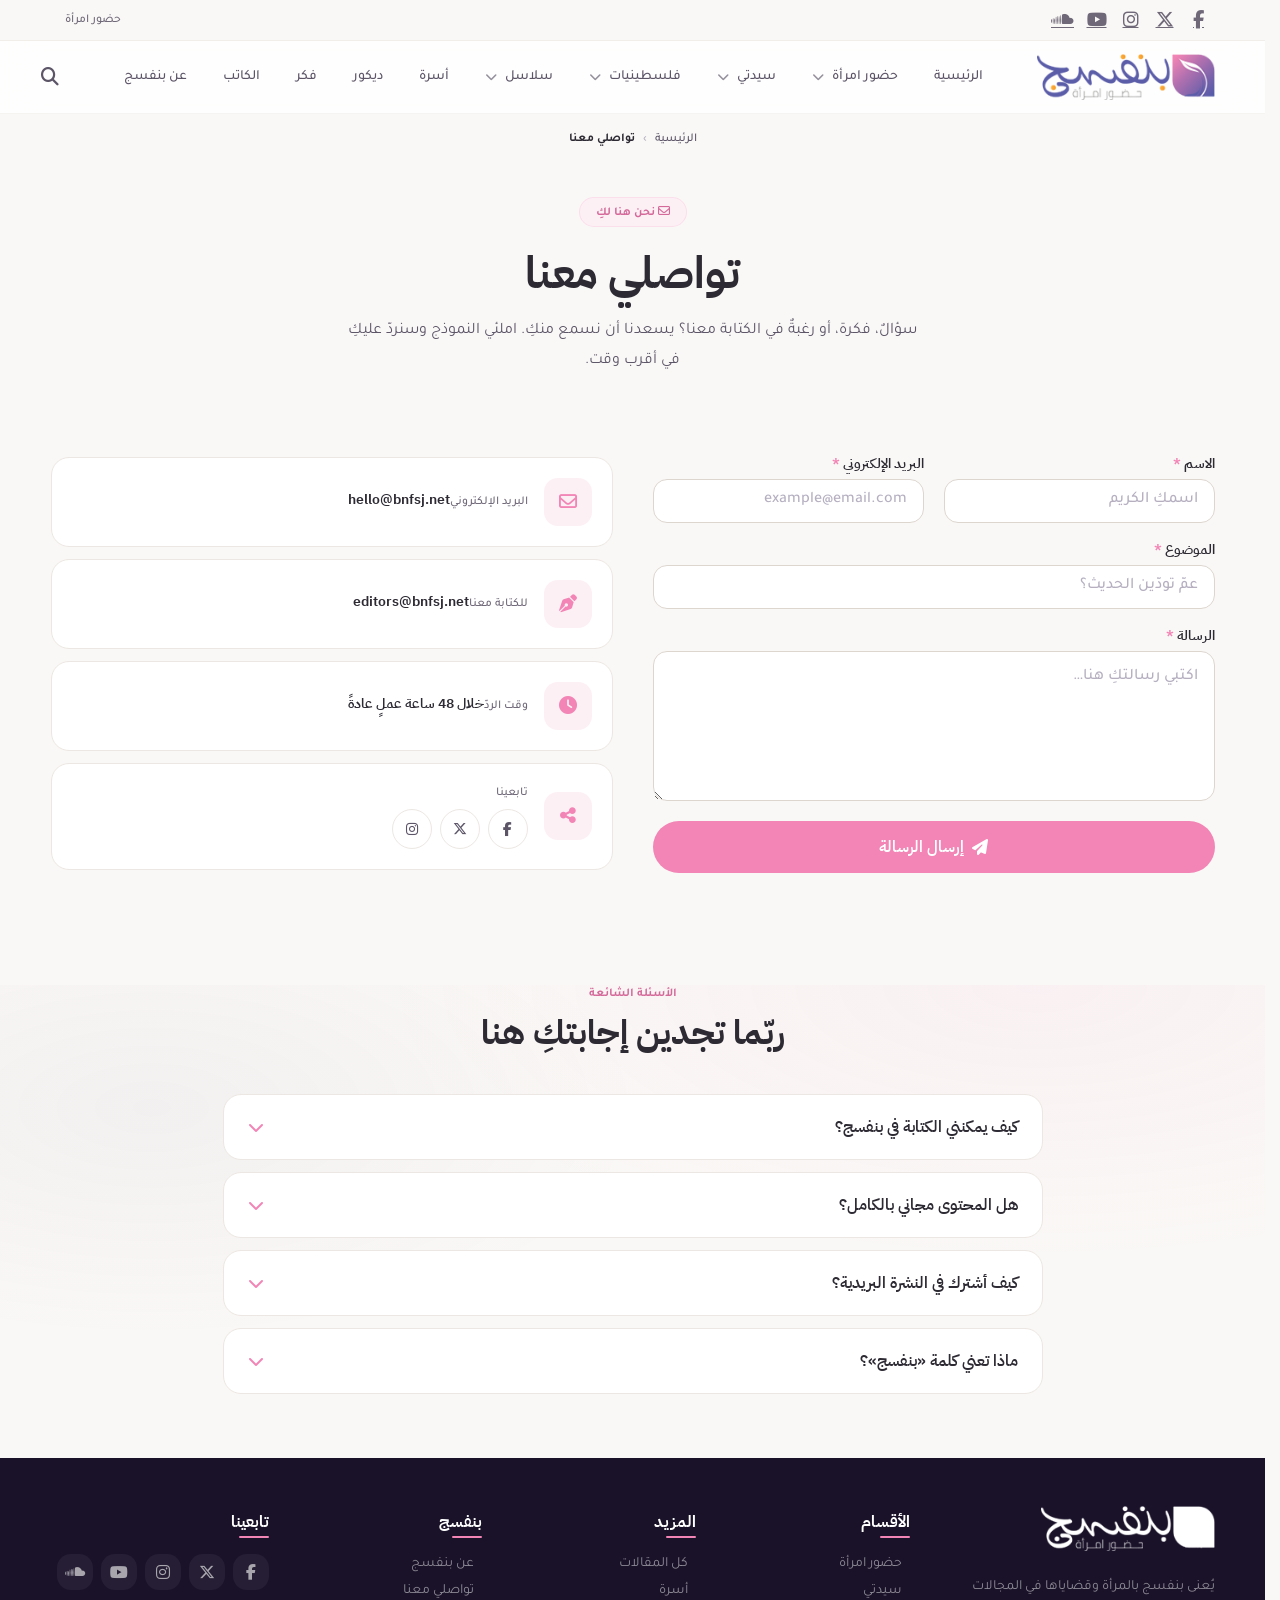
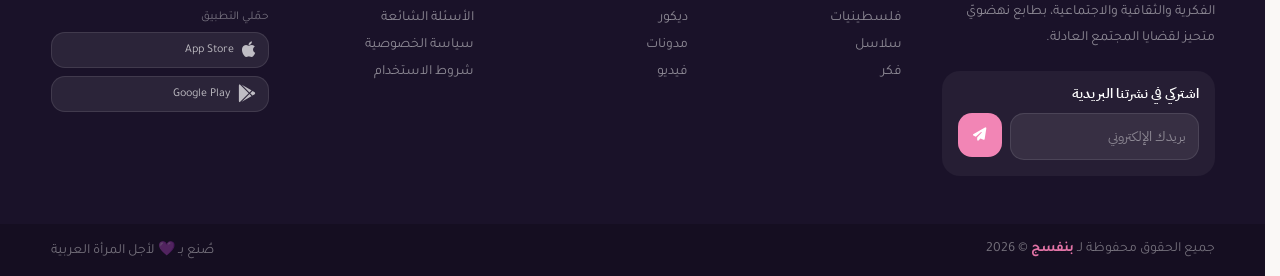
<file: contact-us.html>
<!DOCTYPE html>
<html lang="ar" dir="rtl">

  <head>
    <meta charset="UTF-8">
    <meta name="viewport" content="width=device-width, initial-scale=1, shrink-to-fit=no">
    <title>تواصلي معنا | بنفسج</title>
    <meta name="description" content="تواصلي مع فريق بنفسج: للأسئلة والاقتراحات والكتابة معنا.">
    <meta name="author" content="بنفسج">
    <meta name="copyright" content="جميع الحقوق محفوظة لبنفسج © 2026">
    <link rel="shortcut icon" href="images/logo.png" type="image/png">
    <link rel="icon" href="images/logo.png" type="image/png">
    <link rel="stylesheet" href="https://cdnjs.cloudflare.com/ajax/libs/font-awesome/6.5.1/css/all.min.css">
    <link rel="stylesheet" href="https://cdn.jsdelivr.net/npm/swiper@11/swiper-bundle.min.css">
    <link rel="stylesheet" href="css/main.css">
    <link rel="stylesheet" href="css/pages.css">
  </head>

  <body>
    <!-- ====== Topbar ====== -->
    <div class="site-topbar">
      <div class="container site-topbar__inner">
        <div class="site-topbar__social" aria-label="روابط اجتماعية">
          <a class="icon-btn" href="#" aria-label="Facebook"><i class="fa-brands fa-facebook-f" aria-hidden="true"></i></a>
          <a class="icon-btn" href="#" aria-label="Twitter / X"><i class="fa-brands fa-x-twitter" aria-hidden="true"></i></a>
          <a class="icon-btn" href="#" aria-label="Instagram"><i class="fa-brands fa-instagram" aria-hidden="true"></i></a>
          <a class="icon-btn" href="#" aria-label="YouTube"><i class="fa-brands fa-youtube" aria-hidden="true"></i></a>
          <a class="icon-btn" href="#" aria-label="SoundCloud"><i class="fa-brands fa-soundcloud" aria-hidden="true"></i></a>
        </div>
        <div class="site-topbar__meta"><span class="topbar-chip">حضور امرأة</span></div>
      </div>
    </div>

    <!-- ====== Header ====== -->
    <header class="site-header" data-header>
      <div class="container site-header__inner">
        <a class="site-brand" href="index.html" aria-label="بنفسج - الرئيسية">
          <img src="images/logo.png" alt="بنفسج" class="site-brand__logo">
        </a>
        <nav class="site-nav" aria-label="التنقل الرئيسي" data-nav>
          <ul class="site-nav__list">
            <li class="site-nav__item"><a class="site-nav__link" href="index.html">الرئيسية</a></li>
            <li class="site-nav__item has-subnav">
              <button class="site-nav__link site-nav__toggle" type="button" aria-expanded="false" aria-controls="nav-sub-2">
                حضور امرأة
                <i class="fa-solid fa-chevron-down site-nav__chev" aria-hidden="true"></i>
              </button>
              <ul class="subnav" id="nav-sub-2" aria-label="حضور امرأة">
                <li><a class="subnav__link" href="articles.html">حوارات</a></li>
              </ul>
            </li>
            <li class="site-nav__item has-subnav">
              <button class="site-nav__link site-nav__toggle" type="button" aria-expanded="false" aria-controls="nav-sub-3">
                سيدتي
                <i class="fa-solid fa-chevron-down site-nav__chev" aria-hidden="true"></i>
              </button>
              <ul class="subnav" id="nav-sub-3" aria-label="سيدتي">
                <li><a class="subnav__link" href="articles.html?cat=saha">صحة المرأة</a></li>
                <li><a class="subnav__link" href="articles.html?cat=lifestyle">لكِ</a></li>
              </ul>
            </li>
            <li class="site-nav__item has-subnav">
              <button class="site-nav__link site-nav__toggle" type="button" aria-expanded="false" aria-controls="nav-sub-4">
                فلسطينيات
                <i class="fa-solid fa-chevron-down site-nav__chev" aria-hidden="true"></i>
              </button>
              <ul class="subnav" id="nav-sub-4" aria-label="فلسطينيات">
                <li><a class="subnav__link" href="articles.html">مجتمع</a></li>
                <li><a class="subnav__link" href="articles.html">ذاكرة</a></li>
              </ul>
            </li>
            <li class="site-nav__item has-subnav">
              <button class="site-nav__link site-nav__toggle" type="button" aria-expanded="false" aria-controls="nav-sub-5">
                سلاسل
                <i class="fa-solid fa-chevron-down site-nav__chev" aria-hidden="true"></i>
              </button>
              <ul class="subnav" id="nav-sub-5" aria-label="سلاسل">
                <li><a class="subnav__link" href="articles.html">هُنّ في عيوننا</a></li>
                <li><a class="subnav__link" href="articles.html">سلسلة تعليم المقهورين</a></li>
                <li><a class="subnav__link" href="articles.html">نَفَس</a></li>
              </ul>
            </li>
            <li class="site-nav__item"><a class="site-nav__link" href="category.html">أسرة</a></li>
            <li class="site-nav__item"><a class="site-nav__link" href="articles.html?cat=decor">ديكور</a></li>
            <li class="site-nav__item"><a class="site-nav__link" href="articles.html?cat=fikr">فكر</a></li>
            <li class="site-nav__item"><a class="site-nav__link" href="author.html">الكاتب</a></li>
            <li class="site-nav__item"><a class="site-nav__link" href="about.html">عن بنفسج</a></li>
          </ul>
        </nav>
        <div class="site-actions">
          <button class="icon-btn" type="button" aria-label="بحث" data-search-open>
            <i class="fa-solid fa-magnifying-glass" aria-hidden="true"></i>
          </button>
          <button class="menu-btn" type="button" aria-label="فتح القائمة" aria-expanded="false" aria-controls="mobile-drawer" data-menu-open>
            <span class="menu-btn__lines" aria-hidden="true"></span>
          </button>
        </div>
      </div>
    </header>

    <!-- ====== Drawer ====== -->
    <div class="drawer" id="mobile-drawer" aria-hidden="true" data-drawer>
      <div class="drawer__backdrop" data-menu-close></div>
      <aside class="drawer__panel" role="dialog" aria-label="قائمة الهاتف" aria-modal="true">
        <div class="drawer__header">
          <span class="drawer__title">القائمة</span>
          <button class="icon-btn" type="button" aria-label="إغلاق" data-menu-close><i class="fa-solid fa-xmark" aria-hidden="true"></i></button>
        </div>
        <nav class="drawer__nav" aria-label="التنقل على الهاتف">
          <a class="drawer__link" href="index.html">الرئيسية</a>
          <details class="drawer__group">
            <summary class="drawer__summary">حضور امرأة</summary>
            <a class="drawer__sublink" href="articles.html">حوارات</a>
          </details>
          <details class="drawer__group">
            <summary class="drawer__summary">سيدتي</summary>
            <a class="drawer__sublink" href="articles.html?cat=saha">صحة المرأة</a>
            <a class="drawer__sublink" href="articles.html?cat=lifestyle">لكِ</a>
          </details>
          <details class="drawer__group">
            <summary class="drawer__summary">فلسطينيات</summary>
            <a class="drawer__sublink" href="articles.html">مجتمع</a>
            <a class="drawer__sublink" href="articles.html">ذاكرة</a>
          </details>
          <details class="drawer__group">
            <summary class="drawer__summary">سلاسل</summary>
            <a class="drawer__sublink" href="articles.html">هُنّ في عيوننا</a>
            <a class="drawer__sublink" href="articles.html">سلسلة تعليم المقهورين</a>
            <a class="drawer__sublink" href="articles.html">نَفَس</a>
          </details>
          <a class="drawer__link" href="category.html">أسرة</a>
          <a class="drawer__link" href="articles.html?cat=decor">ديكور</a>
          <a class="drawer__link" href="articles.html?cat=fikr">فكر</a>
          <a class="drawer__link" href="author.html">الكاتب</a>
          <a class="drawer__link" href="about.html">عن بنفسج</a>
        </nav>
      </aside>
    </div>

    <!-- ====== Search ====== -->
    <div class="search" aria-hidden="true" data-search>
      <div class="search__backdrop" data-search-close></div>
      <div class="search__panel" role="dialog" aria-label="البحث" aria-modal="true">
        <button class="search__close icon-btn" type="button" aria-label="إغلاق" data-search-close><i class="fa-solid fa-xmark" aria-hidden="true"></i></button>
        <form class="search__row" action="search-results.html" method="get">
          <input class="search__input" type="search" name="q" placeholder="ابحثي عن مقال أو كاتب…" aria-label="بحث">
          <button class="btn btn--primary" type="submit">بحث</button>
        </form>
      </div>
    </div>

    <main id="main">
      <div class="container">
        <nav class="breadcrumb page-hero__breadcrumb" aria-label="مسار التصفّح">
          <a href="index.html">الرئيسية</a>
          <span class="breadcrumb__sep">›</span>
          <span class="breadcrumb__current">تواصلي معنا</span>
        </nav>
        <header class="page-hero">
          <span class="page-hero__kicker"><i class="fa-regular fa-envelope" aria-hidden="true"></i> نحن هنا لكِ</span>
          <h1 class="page-hero__title">تواصلي معنا</h1>
          <p class="page-hero__lead">سؤالٌ، فكرة، أو رغبةٌ في الكتابة معنا؟ يسعدنا أن نسمع منكِ. املئي النموذج وسنردّ عليكِ في أقرب وقت.</p>
        </header>
      </div>

      <section class="container page--tight">
        <div class="split" style="align-items:start;gap:var(--space-10)">
          <div>
            <form class="form" data-contact-form novalidate>
              <div class="field--row">
                <div class="field">
                  <label class="field__label" for="cf-name">الاسم <span class="req">*</span></label>
                  <input class="input" id="cf-name" name="name" type="text" placeholder="اسمكِ الكريم" required>
                </div>
                <div class="field">
                  <label class="field__label" for="cf-email">البريد الإلكتروني <span class="req">*</span></label>
                  <input class="input" id="cf-email" name="email" type="email" placeholder="example@email.com" required>
                </div>
              </div>
              <div class="field">
                <label class="field__label" for="cf-subject">الموضوع <span class="req">*</span></label>
                <input class="input" id="cf-subject" name="subject" type="text" placeholder="عمّ تودّين الحديث؟" required>
              </div>
              <div class="field">
                <label class="field__label" for="cf-message">الرسالة <span class="req">*</span></label>
                <textarea class="textarea" id="cf-message" name="message" placeholder="اكتبي رسالتكِ هنا…" required></textarea>
              </div>
              <div class="form__success" data-form-success>
                <i class="fa-solid fa-circle-check" aria-hidden="true"></i>
                <span>شكرًا لكِ! وصلتنا رسالتكِ بنجاح، وسيتواصل معكِ فريق بنفسج قريبًا.</span>
              </div>
              <button class="btn btn--primary btn--lg" type="submit"><i class="fa-solid fa-paper-plane" aria-hidden="true"></i> إرسال الرسالة</button>
            </form>
          </div>

          <aside style="display:flex;flex-direction:column;gap:var(--space-3)">
            <a class="info-card" href="mailto:hello@bnfsj.net">
              <span class="info-card__icon"><i class="fa-regular fa-envelope" aria-hidden="true"></i></span>
              <span><span class="info-card__label">البريد الإلكتروني</span><span class="info-card__value">hello@bnfsj.net</span></span>
            </a>
            <a class="info-card" href="contact-us.html">
              <span class="info-card__icon"><i class="fa-solid fa-pen-nib" aria-hidden="true"></i></span>
              <span><span class="info-card__label">للكتابة معنا</span><span class="info-card__value">editors@bnfsj.net</span></span>
            </a>
            <div class="info-card" style="cursor:default">
              <span class="info-card__icon"><i class="fa-solid fa-clock" aria-hidden="true"></i></span>
              <span><span class="info-card__label">وقت الردّ</span><span class="info-card__value">خلال 48 ساعة عملٍ عادةً</span></span>
            </div>
            <div class="info-card" style="cursor:default">
              <span class="info-card__icon"><i class="fa-solid fa-share-nodes" aria-hidden="true"></i></span>
              <span style="flex:1">
                <span class="info-card__label">تابعينا</span>
                <span class="profile__social" style="margin-top:6px">
                  <a class="share__btn share__btn--fb" href="#" aria-label="فيسبوك"><i class="fa-brands fa-facebook-f"></i></a>
                  <a class="share__btn share__btn--x" href="#" aria-label="إكس"><i class="fa-brands fa-x-twitter"></i></a>
                  <a class="share__btn" href="#" aria-label="إنستغرام"><i class="fa-brands fa-instagram"></i></a>
                </span>
              </span>
            </div>
          </aside>
        </div>
      </section>

      <section class="soft-bg">
        <div class="container block">
          <div class="block__head">
            <span class="section-eyebrow">الأسئلة الشائعة</span>
            <h2 class="section-title">ربّما تجدين إجابتكِ هنا</h2>
          </div>
        <div class="faq">
          <details class="faq__item">
            <summary class="faq__q">كيف يمكنني الكتابة في بنفسج؟ <i class="fa-solid fa-chevron-down" aria-hidden="true"></i></summary>
            <p class="faq__a">يسعدنا انضمام أصواتٍ جديدة. أرسلي لنا نبذةً عنكِ ونموذجًا من كتابتكِ عبر صفحة «تواصلي معنا»، وسيتواصل فريق التحرير معكِ خلال أيام.</p>
          </details>
          <details class="faq__item">
            <summary class="faq__q">هل المحتوى مجاني بالكامل؟ <i class="fa-solid fa-chevron-down" aria-hidden="true"></i></summary>
            <p class="faq__a">نعم، كل مقالات بنفسج متاحةٌ مجانًا. نؤمن أن المعرفة التي تخصّ المرأة يجب أن تصل إلى كل بيت دون حواجز.</p>
          </details>
          <details class="faq__item">
            <summary class="faq__q">كيف أشترك في النشرة البريدية؟ <i class="fa-solid fa-chevron-down" aria-hidden="true"></i></summary>
            <p class="faq__a">أدخلي بريدكِ الإلكتروني في حقل النشرة أسفل أي صفحة، وستصلكِ مختاراتُ الأسبوع من المقالات والقصص الملهمة.</p>
          </details>
          <details class="faq__item">
            <summary class="faq__q">ماذا تعني كلمة «بنفسج»؟ <i class="fa-solid fa-chevron-down" aria-hidden="true"></i></summary>
            <p class="faq__a">بنفسج تعريفٌ يجمع بين «الحضور» و«المرأة»؛ فهو حضورٌ تختاره المرأة في وعيها وصوتها وكلمتها، لا حضورًا يُفرَض عليها.</p>
          </details>
        </div>
        </div>
      </section>
    </main>

    <!-- ====== Footer ====== -->
    <footer class="footer-pro">
      <div class="footer-pro__main">
        <div class="sec__container">
          <div class="footer-pro__grid">
            <div class="footer-pro__brand">
              <a href="index.html" class="footer-pro__logo"><img src="images/logo.png" alt="بنفسج" /></a>
              <p class="footer-pro__desc">يُعنى بنفسج بالمرأة وقضاياها في المجالات الفكرية والثقافية والاجتماعية، بطابع نهضويّ متحيز لقضايا المجتمع العادلة.</p>
              <div class="footer-pro__newsletter">
                <h4 class="footer-pro__newsletter-title">اشتركي في نشرتنا البريدية</h4>
                <form class="footer-pro__form">
                  <input type="email" placeholder="بريدك الإلكتروني" class="footer-pro__input" aria-label="بريدك الإلكتروني" />
                  <button type="submit" class="footer-pro__submit" aria-label="اشتراك في النشرة"><i class="fa-solid fa-paper-plane"></i></button>
                </form>
              </div>
            </div>
            <div class="footer-pro__links">
              <h4 class="footer-pro__title">الأقسام</h4>
              <ul class="footer-pro__list">
                <li><a href="articles.html">حضور امرأة</a></li>
                <li><a href="articles.html">سيدتي</a></li>
                <li><a href="articles.html">فلسطينيات</a></li>
                <li><a href="articles.html">سلاسل</a></li>
                <li><a href="articles.html?cat=fikr">فكر</a></li>
              </ul>
            </div>
            <div class="footer-pro__links">
              <h4 class="footer-pro__title">المزيد</h4>
              <ul class="footer-pro__list">
                <li><a href="articles.html">كل المقالات</a></li>
                <li><a href="category.html">أسرة</a></li>
                <li><a href="articles.html?cat=decor">ديكور</a></li>
                <li><a href="author.html">مدونات</a></li>
                <li><a href="index.html">فيديو</a></li>
              </ul>
            </div>
            <div class="footer-pro__links">
              <h4 class="footer-pro__title">بنفسج</h4>
              <ul class="footer-pro__list">
                <li><a href="about.html">عن بنفسج</a></li>
                <li><a href="contact-us.html">تواصلي معنا</a></li>
                <li><a href="faq.html">الأسئلة الشائعة</a></li>
                <li><a href="privacy-policy.html">سياسة الخصوصية</a></li>
                <li><a href="terms.html">شروط الاستخدام</a></li>
              </ul>
            </div>
            <div class="footer-pro__social-col">
              <h4 class="footer-pro__title">تابعينا</h4>
              <div class="footer-pro__social">
                <a href="#" class="footer-pro__social-link footer-pro__social-link--fb" aria-label="Facebook"><i class="fa-brands fa-facebook-f"></i></a>
                <a href="#" class="footer-pro__social-link footer-pro__social-link--tw" aria-label="Twitter"><i class="fa-brands fa-x-twitter"></i></a>
                <a href="#" class="footer-pro__social-link footer-pro__social-link--ig" aria-label="Instagram"><i class="fa-brands fa-instagram"></i></a>
                <a href="#" class="footer-pro__social-link footer-pro__social-link--yt" aria-label="YouTube"><i class="fa-brands fa-youtube"></i></a>
                <a href="#" class="footer-pro__social-link footer-pro__social-link--sc" aria-label="SoundCloud"><i class="fa-brands fa-soundcloud"></i></a>
              </div>
              <div class="footer-pro__apps">
                <span class="footer-pro__apps-label">حمّلي التطبيق</span>
                <div class="footer-pro__apps-badges">
                  <a href="#" class="footer-pro__app-badge"><i class="fa-brands fa-apple"></i><span>App Store</span></a>
                  <a href="#" class="footer-pro__app-badge"><i class="fa-brands fa-google-play"></i><span>Google Play</span></a>
                </div>
              </div>
            </div>
          </div>
        </div>
      </div>
      <div class="footer-pro__bottom">
        <div class="sec__container">
          <div class="footer-pro__bottom-inner">
            <p class="footer-pro__copy">جميع الحقوق محفوظة لـ <strong>بنفسج</strong> © 2026</p>
            <p class="footer-pro__made">صُنع بـ <span class="footer-pro__heart">💜</span> لأجل المرأة العربية</p>
          </div>
        </div>
      </div>
    </footer>

    <script src="js/jquery-3.2.1.min.js"></script>
    <script src="js/swiper.min.js"></script>
    <script src="js/main.js"></script>
    <script src="js/pages.js"></script>
  </body>

</html>
</file>
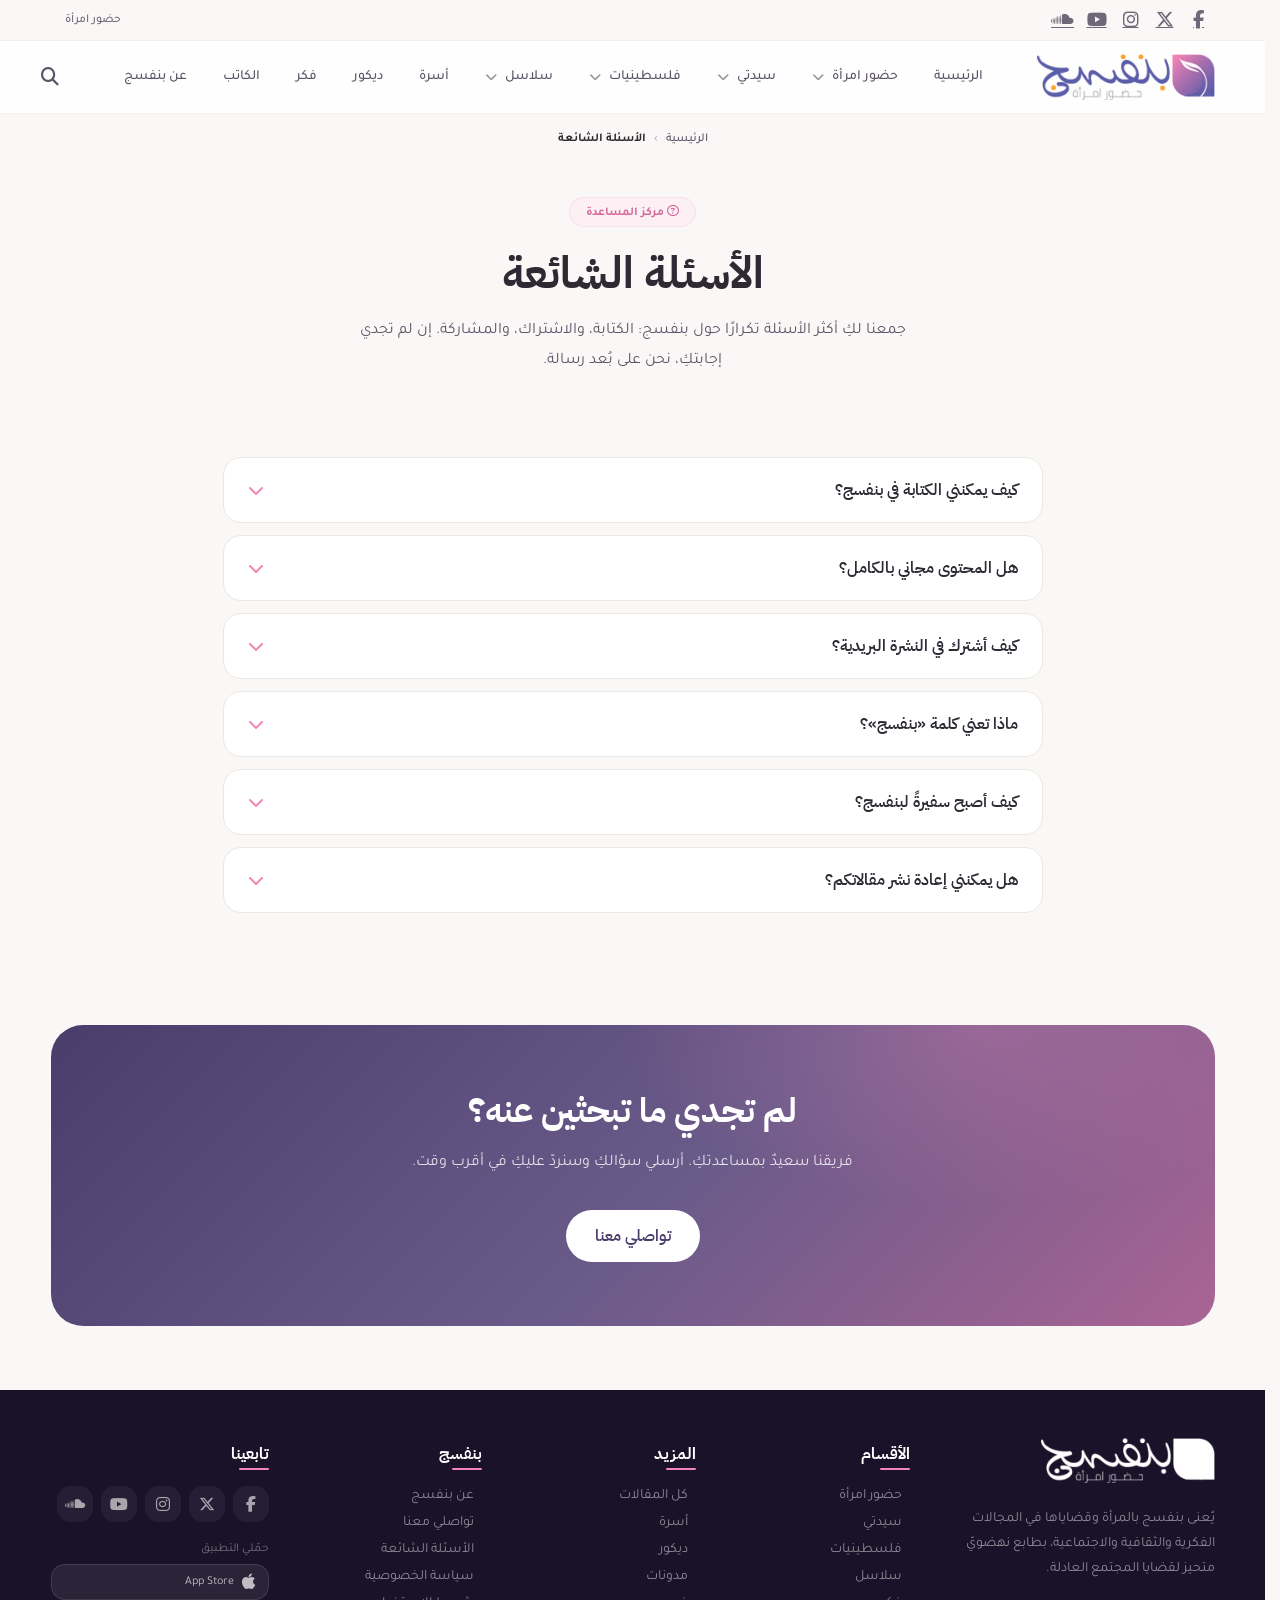
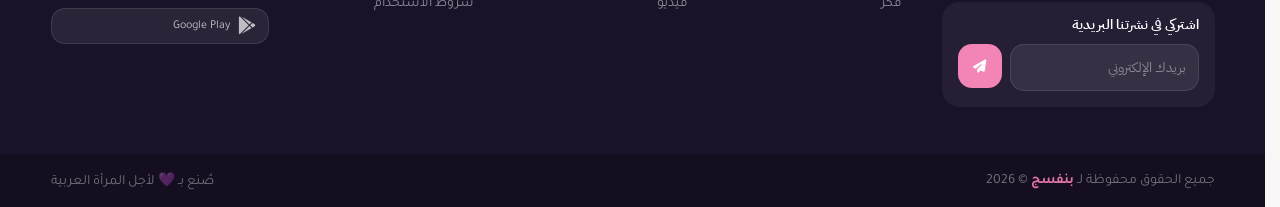
<file: faq.html>
<!DOCTYPE html>
<html lang="ar" dir="rtl">

  <head>
    <meta charset="UTF-8">
    <meta name="viewport" content="width=device-width, initial-scale=1, shrink-to-fit=no">
    <title>الأسئلة الشائعة | بنفسج</title>
    <meta name="description" content="الأسئلة الشائعة حول منصّة بنفسج.">
    <meta name="author" content="بنفسج">
    <meta name="copyright" content="جميع الحقوق محفوظة لبنفسج © 2026">
    <link rel="shortcut icon" href="images/logo.png" type="image/png">
    <link rel="icon" href="images/logo.png" type="image/png">
    <link rel="stylesheet" href="https://cdnjs.cloudflare.com/ajax/libs/font-awesome/6.5.1/css/all.min.css">
    <link rel="stylesheet" href="https://cdn.jsdelivr.net/npm/swiper@11/swiper-bundle.min.css">
    <link rel="stylesheet" href="css/main.css">
    <link rel="stylesheet" href="css/pages.css">
  </head>

  <body>
    <!-- ====== Topbar ====== -->
    <div class="site-topbar">
      <div class="container site-topbar__inner">
        <div class="site-topbar__social" aria-label="روابط اجتماعية">
          <a class="icon-btn" href="#" aria-label="Facebook"><i class="fa-brands fa-facebook-f" aria-hidden="true"></i></a>
          <a class="icon-btn" href="#" aria-label="Twitter / X"><i class="fa-brands fa-x-twitter" aria-hidden="true"></i></a>
          <a class="icon-btn" href="#" aria-label="Instagram"><i class="fa-brands fa-instagram" aria-hidden="true"></i></a>
          <a class="icon-btn" href="#" aria-label="YouTube"><i class="fa-brands fa-youtube" aria-hidden="true"></i></a>
          <a class="icon-btn" href="#" aria-label="SoundCloud"><i class="fa-brands fa-soundcloud" aria-hidden="true"></i></a>
        </div>
        <div class="site-topbar__meta"><span class="topbar-chip">حضور امرأة</span></div>
      </div>
    </div>

    <!-- ====== Header ====== -->
    <header class="site-header" data-header>
      <div class="container site-header__inner">
        <a class="site-brand" href="index.html" aria-label="بنفسج - الرئيسية">
          <img src="images/logo.png" alt="بنفسج" class="site-brand__logo">
        </a>
        <nav class="site-nav" aria-label="التنقل الرئيسي" data-nav>
          <ul class="site-nav__list">
            <li class="site-nav__item"><a class="site-nav__link" href="index.html">الرئيسية</a></li>
            <li class="site-nav__item has-subnav">
              <button class="site-nav__link site-nav__toggle" type="button" aria-expanded="false" aria-controls="nav-sub-2">
                حضور امرأة
                <i class="fa-solid fa-chevron-down site-nav__chev" aria-hidden="true"></i>
              </button>
              <ul class="subnav" id="nav-sub-2" aria-label="حضور امرأة">
                <li><a class="subnav__link" href="articles.html">حوارات</a></li>
              </ul>
            </li>
            <li class="site-nav__item has-subnav">
              <button class="site-nav__link site-nav__toggle" type="button" aria-expanded="false" aria-controls="nav-sub-3">
                سيدتي
                <i class="fa-solid fa-chevron-down site-nav__chev" aria-hidden="true"></i>
              </button>
              <ul class="subnav" id="nav-sub-3" aria-label="سيدتي">
                <li><a class="subnav__link" href="articles.html?cat=saha">صحة المرأة</a></li>
                <li><a class="subnav__link" href="articles.html?cat=lifestyle">لكِ</a></li>
              </ul>
            </li>
            <li class="site-nav__item has-subnav">
              <button class="site-nav__link site-nav__toggle" type="button" aria-expanded="false" aria-controls="nav-sub-4">
                فلسطينيات
                <i class="fa-solid fa-chevron-down site-nav__chev" aria-hidden="true"></i>
              </button>
              <ul class="subnav" id="nav-sub-4" aria-label="فلسطينيات">
                <li><a class="subnav__link" href="articles.html">مجتمع</a></li>
                <li><a class="subnav__link" href="articles.html">ذاكرة</a></li>
              </ul>
            </li>
            <li class="site-nav__item has-subnav">
              <button class="site-nav__link site-nav__toggle" type="button" aria-expanded="false" aria-controls="nav-sub-5">
                سلاسل
                <i class="fa-solid fa-chevron-down site-nav__chev" aria-hidden="true"></i>
              </button>
              <ul class="subnav" id="nav-sub-5" aria-label="سلاسل">
                <li><a class="subnav__link" href="articles.html">هُنّ في عيوننا</a></li>
                <li><a class="subnav__link" href="articles.html">سلسلة تعليم المقهورين</a></li>
                <li><a class="subnav__link" href="articles.html">نَفَس</a></li>
              </ul>
            </li>
            <li class="site-nav__item"><a class="site-nav__link" href="category.html">أسرة</a></li>
            <li class="site-nav__item"><a class="site-nav__link" href="articles.html?cat=decor">ديكور</a></li>
            <li class="site-nav__item"><a class="site-nav__link" href="articles.html?cat=fikr">فكر</a></li>
            <li class="site-nav__item"><a class="site-nav__link" href="author.html">الكاتب</a></li>
            <li class="site-nav__item"><a class="site-nav__link" href="about.html">عن بنفسج</a></li>
          </ul>
        </nav>
        <div class="site-actions">
          <button class="icon-btn" type="button" aria-label="بحث" data-search-open>
            <i class="fa-solid fa-magnifying-glass" aria-hidden="true"></i>
          </button>
          <button class="menu-btn" type="button" aria-label="فتح القائمة" aria-expanded="false" aria-controls="mobile-drawer" data-menu-open>
            <span class="menu-btn__lines" aria-hidden="true"></span>
          </button>
        </div>
      </div>
    </header>

    <!-- ====== Drawer ====== -->
    <div class="drawer" id="mobile-drawer" aria-hidden="true" data-drawer>
      <div class="drawer__backdrop" data-menu-close></div>
      <aside class="drawer__panel" role="dialog" aria-label="قائمة الهاتف" aria-modal="true">
        <div class="drawer__header">
          <span class="drawer__title">القائمة</span>
          <button class="icon-btn" type="button" aria-label="إغلاق" data-menu-close><i class="fa-solid fa-xmark" aria-hidden="true"></i></button>
        </div>
        <nav class="drawer__nav" aria-label="التنقل على الهاتف">
          <a class="drawer__link" href="index.html">الرئيسية</a>
          <details class="drawer__group">
            <summary class="drawer__summary">حضور امرأة</summary>
            <a class="drawer__sublink" href="articles.html">حوارات</a>
          </details>
          <details class="drawer__group">
            <summary class="drawer__summary">سيدتي</summary>
            <a class="drawer__sublink" href="articles.html?cat=saha">صحة المرأة</a>
            <a class="drawer__sublink" href="articles.html?cat=lifestyle">لكِ</a>
          </details>
          <details class="drawer__group">
            <summary class="drawer__summary">فلسطينيات</summary>
            <a class="drawer__sublink" href="articles.html">مجتمع</a>
            <a class="drawer__sublink" href="articles.html">ذاكرة</a>
          </details>
          <details class="drawer__group">
            <summary class="drawer__summary">سلاسل</summary>
            <a class="drawer__sublink" href="articles.html">هُنّ في عيوننا</a>
            <a class="drawer__sublink" href="articles.html">سلسلة تعليم المقهورين</a>
            <a class="drawer__sublink" href="articles.html">نَفَس</a>
          </details>
          <a class="drawer__link" href="category.html">أسرة</a>
          <a class="drawer__link" href="articles.html?cat=decor">ديكور</a>
          <a class="drawer__link" href="articles.html?cat=fikr">فكر</a>
          <a class="drawer__link" href="author.html">الكاتب</a>
          <a class="drawer__link" href="about.html">عن بنفسج</a>
        </nav>
      </aside>
    </div>

    <!-- ====== Search ====== -->
    <div class="search" aria-hidden="true" data-search>
      <div class="search__backdrop" data-search-close></div>
      <div class="search__panel" role="dialog" aria-label="البحث" aria-modal="true">
        <button class="search__close icon-btn" type="button" aria-label="إغلاق" data-search-close><i class="fa-solid fa-xmark" aria-hidden="true"></i></button>
        <form class="search__row" action="search-results.html" method="get">
          <input class="search__input" type="search" name="q" placeholder="ابحثي عن مقال أو كاتب…" aria-label="بحث">
          <button class="btn btn--primary" type="submit">بحث</button>
        </form>
      </div>
    </div>

    <main id="main">
      <div class="container">
        <nav class="breadcrumb page-hero__breadcrumb" aria-label="مسار التصفّح">
          <a href="index.html">الرئيسية</a>
          <span class="breadcrumb__sep">›</span>
          <span class="breadcrumb__current">الأسئلة الشائعة</span>
        </nav>
        <header class="page-hero">
          <span class="page-hero__kicker"><i class="fa-regular fa-circle-question" aria-hidden="true"></i> مركز المساعدة</span>
          <h1 class="page-hero__title">الأسئلة الشائعة</h1>
          <p class="page-hero__lead">جمعنا لكِ أكثر الأسئلة تكرارًا حول بنفسج: الكتابة، والاشتراك، والمشاركة. إن لم تجدي إجابتكِ، نحن على بُعد رسالة.</p>
        </header>
      </div>

      <section class="container page--tight">
        <div class="faq">
          <details class="faq__item">
            <summary class="faq__q">كيف يمكنني الكتابة في بنفسج؟ <i class="fa-solid fa-chevron-down" aria-hidden="true"></i></summary>
            <p class="faq__a">يسعدنا انضمام أصواتٍ جديدة. أرسلي لنا نبذةً عنكِ ونموذجًا من كتابتكِ عبر صفحة «تواصلي معنا»، وسيتواصل فريق التحرير معكِ خلال أيام.</p>
          </details>
          <details class="faq__item">
            <summary class="faq__q">هل المحتوى مجاني بالكامل؟ <i class="fa-solid fa-chevron-down" aria-hidden="true"></i></summary>
            <p class="faq__a">نعم، كل مقالات بنفسج متاحةٌ مجانًا. نؤمن أن المعرفة التي تخصّ المرأة يجب أن تصل إلى كل بيت دون حواجز.</p>
          </details>
          <details class="faq__item">
            <summary class="faq__q">كيف أشترك في النشرة البريدية؟ <i class="fa-solid fa-chevron-down" aria-hidden="true"></i></summary>
            <p class="faq__a">أدخلي بريدكِ الإلكتروني في حقل النشرة أسفل أي صفحة، وستصلكِ مختاراتُ الأسبوع من المقالات والقصص الملهمة.</p>
          </details>
          <details class="faq__item">
            <summary class="faq__q">ماذا تعني كلمة «بنفسج»؟ <i class="fa-solid fa-chevron-down" aria-hidden="true"></i></summary>
            <p class="faq__a">بنفسج تعريفٌ يجمع بين «الحضور» و«المرأة»؛ فهو حضورٌ تختاره المرأة في وعيها وصوتها وكلمتها، لا حضورًا يُفرَض عليها.</p>
          </details>
          <details class="faq__item">
            <summary class="faq__q">كيف أصبح سفيرةً لبنفسج؟ <i class="fa-solid fa-chevron-down" aria-hidden="true"></i></summary>
            <p class="faq__a">نرحّب بالسفيرات من كل البلدان. تواصلي معنا واذكري بلدكِ وكيف ترغبين في المساهمة، وسنوافيكِ بالتفاصيل.</p>
          </details>
          <details class="faq__item">
            <summary class="faq__q">هل يمكنني إعادة نشر مقالاتكم؟ <i class="fa-solid fa-chevron-down" aria-hidden="true"></i></summary>
            <p class="faq__a">يمكنكِ مشاركة روابط مقالاتنا بحرية. أما إعادة النشر الكامل فتحتاج إذنًا مسبقًا مع الإشارة الواضحة إلى المصدر.</p>
          </details>
        </div>
      </section>

      <section class="container block">
        <div class="cta-band">
          <h2 class="cta-band__title">لم تجدي ما تبحثين عنه؟</h2>
          <p class="cta-band__text">فريقنا سعيدٌ بمساعدتكِ. أرسلي سؤالكِ وسنردّ عليكِ في أقرب وقت.</p>
          <div class="cta-band__actions">
            <a class="btn btn--lg btn--on-dark" href="contact-us.html">تواصلي معنا</a>
          </div>
        </div>
      </section>
    </main>

    <!-- ====== Footer ====== -->
    <footer class="footer-pro">
      <div class="footer-pro__main">
        <div class="sec__container">
          <div class="footer-pro__grid">
            <div class="footer-pro__brand">
              <a href="index.html" class="footer-pro__logo"><img src="images/logo.png" alt="بنفسج" /></a>
              <p class="footer-pro__desc">يُعنى بنفسج بالمرأة وقضاياها في المجالات الفكرية والثقافية والاجتماعية، بطابع نهضويّ متحيز لقضايا المجتمع العادلة.</p>
              <div class="footer-pro__newsletter">
                <h4 class="footer-pro__newsletter-title">اشتركي في نشرتنا البريدية</h4>
                <form class="footer-pro__form">
                  <input type="email" placeholder="بريدك الإلكتروني" class="footer-pro__input" aria-label="بريدك الإلكتروني" />
                  <button type="submit" class="footer-pro__submit" aria-label="اشتراك في النشرة"><i class="fa-solid fa-paper-plane"></i></button>
                </form>
              </div>
            </div>
            <div class="footer-pro__links">
              <h4 class="footer-pro__title">الأقسام</h4>
              <ul class="footer-pro__list">
                <li><a href="articles.html">حضور امرأة</a></li>
                <li><a href="articles.html">سيدتي</a></li>
                <li><a href="articles.html">فلسطينيات</a></li>
                <li><a href="articles.html">سلاسل</a></li>
                <li><a href="articles.html?cat=fikr">فكر</a></li>
              </ul>
            </div>
            <div class="footer-pro__links">
              <h4 class="footer-pro__title">المزيد</h4>
              <ul class="footer-pro__list">
                <li><a href="articles.html">كل المقالات</a></li>
                <li><a href="category.html">أسرة</a></li>
                <li><a href="articles.html?cat=decor">ديكور</a></li>
                <li><a href="author.html">مدونات</a></li>
                <li><a href="index.html">فيديو</a></li>
              </ul>
            </div>
            <div class="footer-pro__links">
              <h4 class="footer-pro__title">بنفسج</h4>
              <ul class="footer-pro__list">
                <li><a href="about.html">عن بنفسج</a></li>
                <li><a href="contact-us.html">تواصلي معنا</a></li>
                <li><a href="faq.html">الأسئلة الشائعة</a></li>
                <li><a href="privacy-policy.html">سياسة الخصوصية</a></li>
                <li><a href="terms.html">شروط الاستخدام</a></li>
              </ul>
            </div>
            <div class="footer-pro__social-col">
              <h4 class="footer-pro__title">تابعينا</h4>
              <div class="footer-pro__social">
                <a href="#" class="footer-pro__social-link footer-pro__social-link--fb" aria-label="Facebook"><i class="fa-brands fa-facebook-f"></i></a>
                <a href="#" class="footer-pro__social-link footer-pro__social-link--tw" aria-label="Twitter"><i class="fa-brands fa-x-twitter"></i></a>
                <a href="#" class="footer-pro__social-link footer-pro__social-link--ig" aria-label="Instagram"><i class="fa-brands fa-instagram"></i></a>
                <a href="#" class="footer-pro__social-link footer-pro__social-link--yt" aria-label="YouTube"><i class="fa-brands fa-youtube"></i></a>
                <a href="#" class="footer-pro__social-link footer-pro__social-link--sc" aria-label="SoundCloud"><i class="fa-brands fa-soundcloud"></i></a>
              </div>
              <div class="footer-pro__apps">
                <span class="footer-pro__apps-label">حمّلي التطبيق</span>
                <div class="footer-pro__apps-badges">
                  <a href="#" class="footer-pro__app-badge"><i class="fa-brands fa-apple"></i><span>App Store</span></a>
                  <a href="#" class="footer-pro__app-badge"><i class="fa-brands fa-google-play"></i><span>Google Play</span></a>
                </div>
              </div>
            </div>
          </div>
        </div>
      </div>
      <div class="footer-pro__bottom">
        <div class="sec__container">
          <div class="footer-pro__bottom-inner">
            <p class="footer-pro__copy">جميع الحقوق محفوظة لـ <strong>بنفسج</strong> © 2026</p>
            <p class="footer-pro__made">صُنع بـ <span class="footer-pro__heart">💜</span> لأجل المرأة العربية</p>
          </div>
        </div>
      </div>
    </footer>

    <script src="js/jquery-3.2.1.min.js"></script>
    <script src="js/swiper.min.js"></script>
    <script src="js/main.js"></script>
    <script src="js/pages.js"></script>
  </body>

</html>
</file>
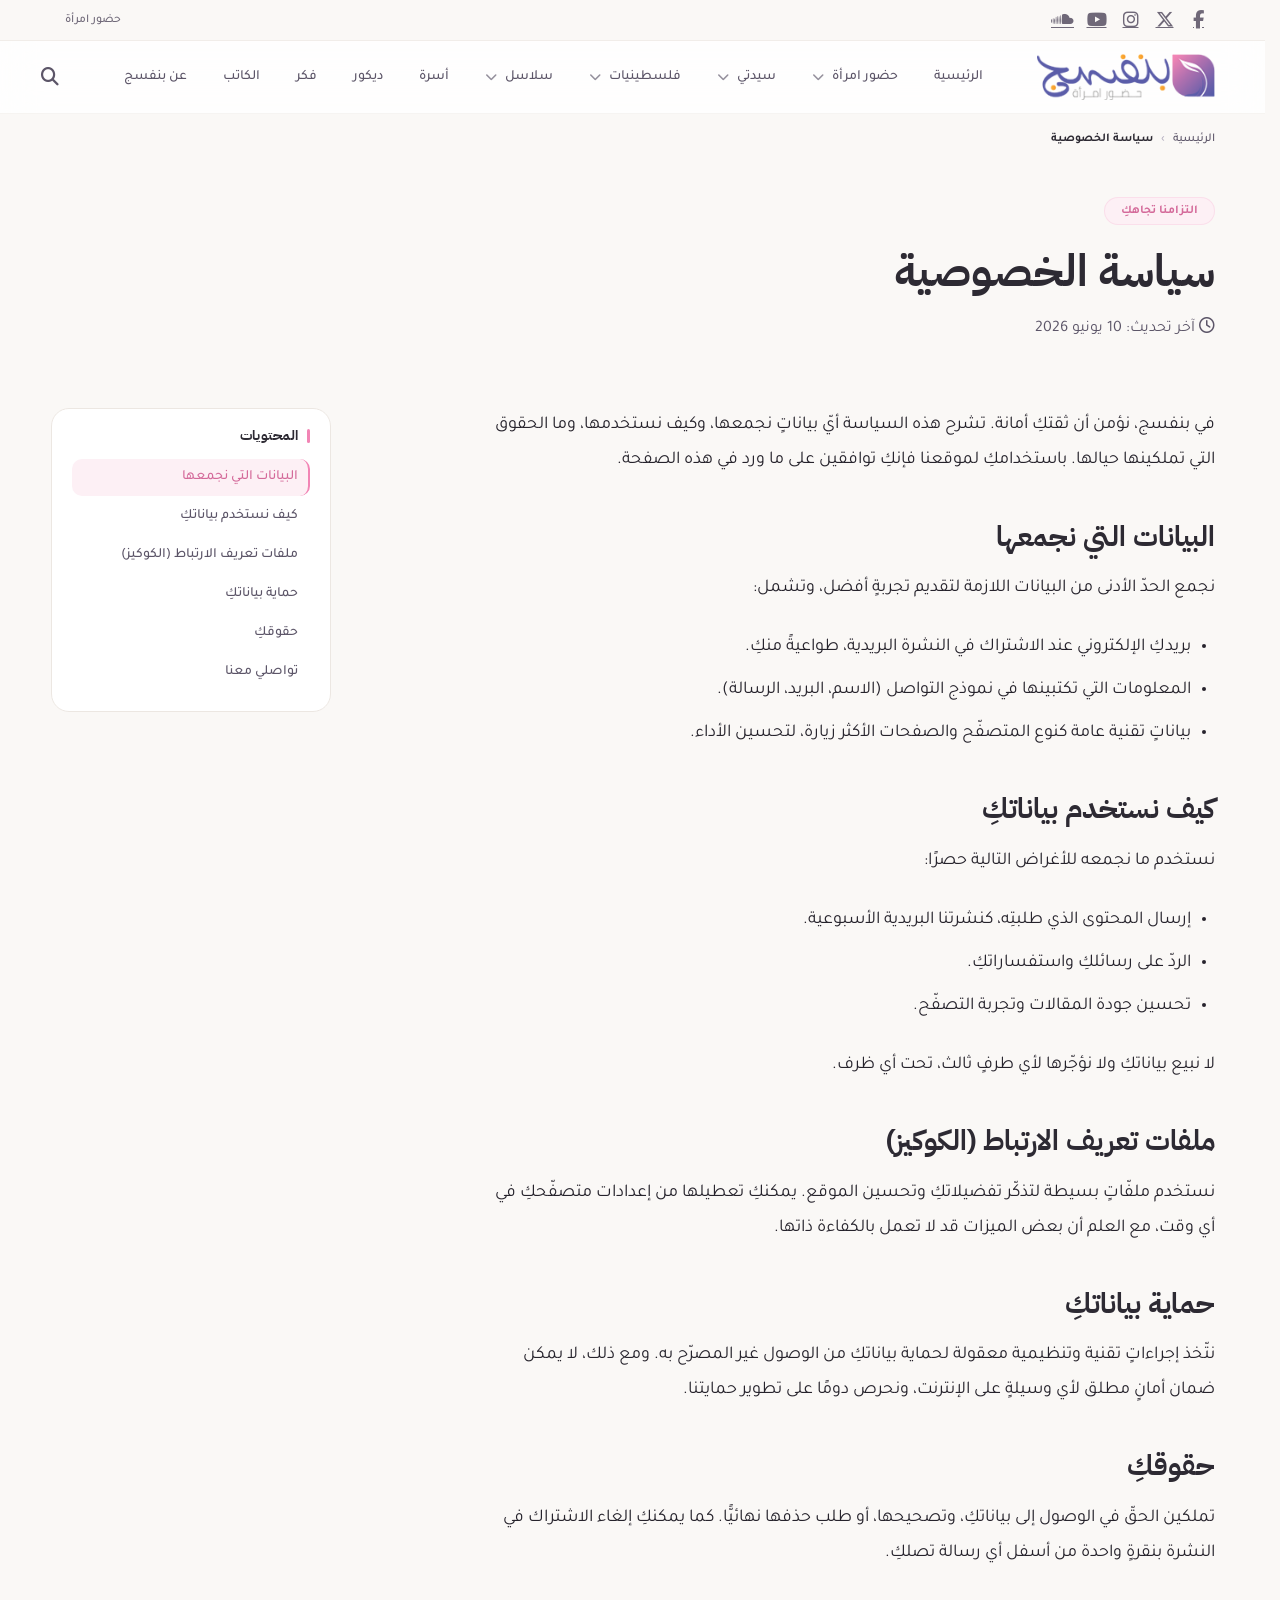
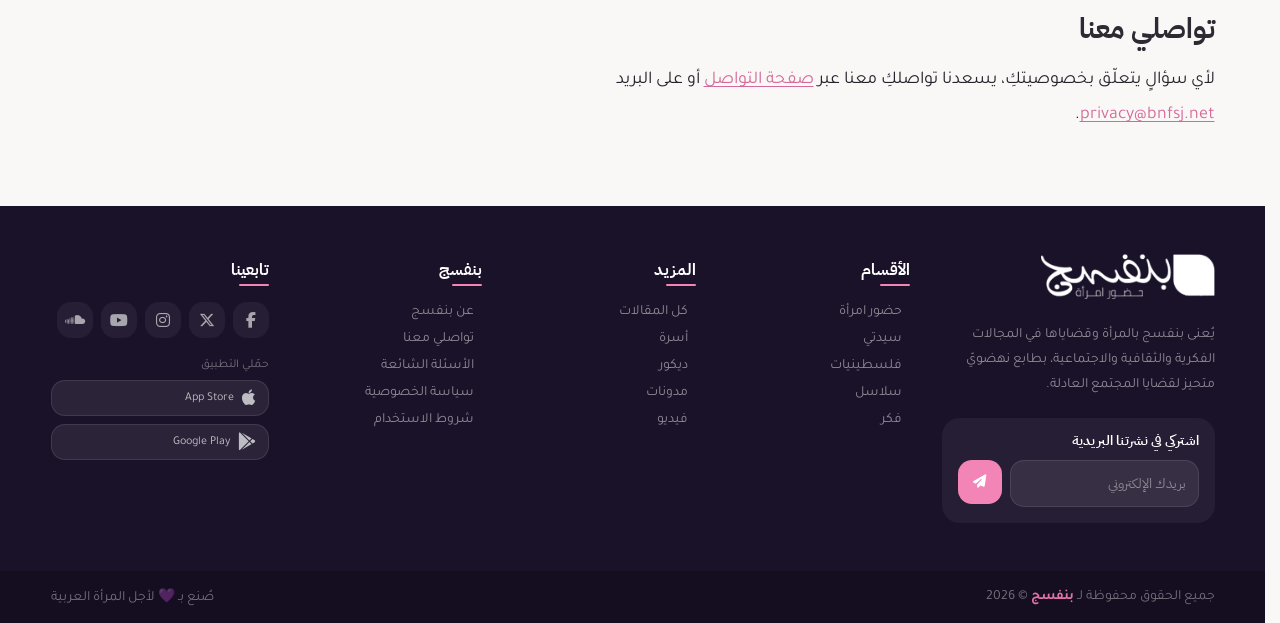
<file: privacy-policy.html>
<!DOCTYPE html>
<html lang="ar" dir="rtl">

  <head>
    <meta charset="UTF-8">
    <meta name="viewport" content="width=device-width, initial-scale=1, shrink-to-fit=no">
    <title>سياسة الخصوصية | بنفسج</title>
    <meta name="description" content="سياسة الخصوصية — بنفسج">
    <meta name="author" content="بنفسج">
    <meta name="copyright" content="جميع الحقوق محفوظة لبنفسج © 2026">
    <link rel="shortcut icon" href="images/logo.png" type="image/png">
    <link rel="icon" href="images/logo.png" type="image/png">
    <link rel="stylesheet" href="https://cdnjs.cloudflare.com/ajax/libs/font-awesome/6.5.1/css/all.min.css">
    <link rel="stylesheet" href="https://cdn.jsdelivr.net/npm/swiper@11/swiper-bundle.min.css">
    <link rel="stylesheet" href="css/main.css">
    <link rel="stylesheet" href="css/pages.css">
  </head>

  <body>
    <!-- ====== Topbar ====== -->
    <div class="site-topbar">
      <div class="container site-topbar__inner">
        <div class="site-topbar__social" aria-label="روابط اجتماعية">
          <a class="icon-btn" href="#" aria-label="Facebook"><i class="fa-brands fa-facebook-f" aria-hidden="true"></i></a>
          <a class="icon-btn" href="#" aria-label="Twitter / X"><i class="fa-brands fa-x-twitter" aria-hidden="true"></i></a>
          <a class="icon-btn" href="#" aria-label="Instagram"><i class="fa-brands fa-instagram" aria-hidden="true"></i></a>
          <a class="icon-btn" href="#" aria-label="YouTube"><i class="fa-brands fa-youtube" aria-hidden="true"></i></a>
          <a class="icon-btn" href="#" aria-label="SoundCloud"><i class="fa-brands fa-soundcloud" aria-hidden="true"></i></a>
        </div>
        <div class="site-topbar__meta"><span class="topbar-chip">حضور امرأة</span></div>
      </div>
    </div>

    <!-- ====== Header ====== -->
    <header class="site-header" data-header>
      <div class="container site-header__inner">
        <a class="site-brand" href="index.html" aria-label="بنفسج - الرئيسية">
          <img src="images/logo.png" alt="بنفسج" class="site-brand__logo">
        </a>
        <nav class="site-nav" aria-label="التنقل الرئيسي" data-nav>
          <ul class="site-nav__list">
            <li class="site-nav__item"><a class="site-nav__link" href="index.html">الرئيسية</a></li>
            <li class="site-nav__item has-subnav">
              <button class="site-nav__link site-nav__toggle" type="button" aria-expanded="false" aria-controls="nav-sub-2">
                حضور امرأة
                <i class="fa-solid fa-chevron-down site-nav__chev" aria-hidden="true"></i>
              </button>
              <ul class="subnav" id="nav-sub-2" aria-label="حضور امرأة">
                <li><a class="subnav__link" href="articles.html">حوارات</a></li>
              </ul>
            </li>
            <li class="site-nav__item has-subnav">
              <button class="site-nav__link site-nav__toggle" type="button" aria-expanded="false" aria-controls="nav-sub-3">
                سيدتي
                <i class="fa-solid fa-chevron-down site-nav__chev" aria-hidden="true"></i>
              </button>
              <ul class="subnav" id="nav-sub-3" aria-label="سيدتي">
                <li><a class="subnav__link" href="articles.html?cat=saha">صحة المرأة</a></li>
                <li><a class="subnav__link" href="articles.html?cat=lifestyle">لكِ</a></li>
              </ul>
            </li>
            <li class="site-nav__item has-subnav">
              <button class="site-nav__link site-nav__toggle" type="button" aria-expanded="false" aria-controls="nav-sub-4">
                فلسطينيات
                <i class="fa-solid fa-chevron-down site-nav__chev" aria-hidden="true"></i>
              </button>
              <ul class="subnav" id="nav-sub-4" aria-label="فلسطينيات">
                <li><a class="subnav__link" href="articles.html">مجتمع</a></li>
                <li><a class="subnav__link" href="articles.html">ذاكرة</a></li>
              </ul>
            </li>
            <li class="site-nav__item has-subnav">
              <button class="site-nav__link site-nav__toggle" type="button" aria-expanded="false" aria-controls="nav-sub-5">
                سلاسل
                <i class="fa-solid fa-chevron-down site-nav__chev" aria-hidden="true"></i>
              </button>
              <ul class="subnav" id="nav-sub-5" aria-label="سلاسل">
                <li><a class="subnav__link" href="articles.html">هُنّ في عيوننا</a></li>
                <li><a class="subnav__link" href="articles.html">سلسلة تعليم المقهورين</a></li>
                <li><a class="subnav__link" href="articles.html">نَفَس</a></li>
              </ul>
            </li>
            <li class="site-nav__item"><a class="site-nav__link" href="category.html">أسرة</a></li>
            <li class="site-nav__item"><a class="site-nav__link" href="articles.html?cat=decor">ديكور</a></li>
            <li class="site-nav__item"><a class="site-nav__link" href="articles.html?cat=fikr">فكر</a></li>
            <li class="site-nav__item"><a class="site-nav__link" href="author.html">الكاتب</a></li>
            <li class="site-nav__item"><a class="site-nav__link" href="about.html">عن بنفسج</a></li>
          </ul>
        </nav>
        <div class="site-actions">
          <button class="icon-btn" type="button" aria-label="بحث" data-search-open>
            <i class="fa-solid fa-magnifying-glass" aria-hidden="true"></i>
          </button>
          <button class="menu-btn" type="button" aria-label="فتح القائمة" aria-expanded="false" aria-controls="mobile-drawer" data-menu-open>
            <span class="menu-btn__lines" aria-hidden="true"></span>
          </button>
        </div>
      </div>
    </header>

    <!-- ====== Drawer ====== -->
    <div class="drawer" id="mobile-drawer" aria-hidden="true" data-drawer>
      <div class="drawer__backdrop" data-menu-close></div>
      <aside class="drawer__panel" role="dialog" aria-label="قائمة الهاتف" aria-modal="true">
        <div class="drawer__header">
          <span class="drawer__title">القائمة</span>
          <button class="icon-btn" type="button" aria-label="إغلاق" data-menu-close><i class="fa-solid fa-xmark" aria-hidden="true"></i></button>
        </div>
        <nav class="drawer__nav" aria-label="التنقل على الهاتف">
          <a class="drawer__link" href="index.html">الرئيسية</a>
          <details class="drawer__group">
            <summary class="drawer__summary">حضور امرأة</summary>
            <a class="drawer__sublink" href="articles.html">حوارات</a>
          </details>
          <details class="drawer__group">
            <summary class="drawer__summary">سيدتي</summary>
            <a class="drawer__sublink" href="articles.html?cat=saha">صحة المرأة</a>
            <a class="drawer__sublink" href="articles.html?cat=lifestyle">لكِ</a>
          </details>
          <details class="drawer__group">
            <summary class="drawer__summary">فلسطينيات</summary>
            <a class="drawer__sublink" href="articles.html">مجتمع</a>
            <a class="drawer__sublink" href="articles.html">ذاكرة</a>
          </details>
          <details class="drawer__group">
            <summary class="drawer__summary">سلاسل</summary>
            <a class="drawer__sublink" href="articles.html">هُنّ في عيوننا</a>
            <a class="drawer__sublink" href="articles.html">سلسلة تعليم المقهورين</a>
            <a class="drawer__sublink" href="articles.html">نَفَس</a>
          </details>
          <a class="drawer__link" href="category.html">أسرة</a>
          <a class="drawer__link" href="articles.html?cat=decor">ديكور</a>
          <a class="drawer__link" href="articles.html?cat=fikr">فكر</a>
          <a class="drawer__link" href="author.html">الكاتب</a>
          <a class="drawer__link" href="about.html">عن بنفسج</a>
        </nav>
      </aside>
    </div>

    <!-- ====== Search ====== -->
    <div class="search" aria-hidden="true" data-search>
      <div class="search__backdrop" data-search-close></div>
      <div class="search__panel" role="dialog" aria-label="البحث" aria-modal="true">
        <button class="search__close icon-btn" type="button" aria-label="إغلاق" data-search-close><i class="fa-solid fa-xmark" aria-hidden="true"></i></button>
        <form class="search__row" action="search-results.html" method="get">
          <input class="search__input" type="search" name="q" placeholder="ابحثي عن مقال أو كاتب…" aria-label="بحث">
          <button class="btn btn--primary" type="submit">بحث</button>
        </form>
      </div>
    </div>

    <main id="main">
      <div class="container">
        <nav class="breadcrumb page-hero__breadcrumb" aria-label="مسار التصفّح" style="justify-content:flex-start">
          <a href="index.html">الرئيسية</a>
          <span class="breadcrumb__sep">›</span>
          <span class="breadcrumb__current">سياسة الخصوصية</span>
        </nav>
        <header class="page-hero" style="text-align:start;padding-bottom:var(--space-6)">
          <span class="page-hero__kicker">التزامنا تجاهكِ</span>
          <h1 class="page-hero__title">سياسة الخصوصية</h1>
          <p class="page-hero__lead" style="margin-inline:0"><i class="fa-regular fa-clock" aria-hidden="true"></i> آخر تحديث: 10 يونيو 2026</p>
        </header>
      </div>

      <section class="container page--tight">
        <div class="article">
          <article>
            <div class="prose">
              <p>في بنفسج، نؤمن أن ثقتكِ أمانة. تشرح هذه السياسة أيّ بياناتٍ نجمعها، وكيف نستخدمها، وما الحقوق التي تملكينها حيالها. باستخدامكِ لموقعنا فإنكِ توافقين على ما ورد في هذه الصفحة.</p>
              <h2 id="l-1">البيانات التي نجمعها</h2>
              <p>نجمع الحدّ الأدنى من البيانات اللازمة لتقديم تجربةٍ أفضل، وتشمل:</p>
              <ul>
                <li>بريدكِ الإلكتروني عند الاشتراك في النشرة البريدية، طواعيةً منكِ.</li>
                <li>المعلومات التي تكتبينها في نموذج التواصل (الاسم، البريد، الرسالة).</li>
                <li>بياناتٍ تقنية عامة كنوع المتصفّح والصفحات الأكثر زيارة، لتحسين الأداء.</li>
              </ul>
              <h2 id="l-2">كيف نستخدم بياناتكِ</h2>
              <p>نستخدم ما نجمعه للأغراض التالية حصرًا:</p>
              <ul>
                <li>إرسال المحتوى الذي طلبتِه، كنشرتنا البريدية الأسبوعية.</li>
                <li>الردّ على رسائلكِ واستفساراتكِ.</li>
                <li>تحسين جودة المقالات وتجربة التصفّح.</li>
              </ul>
              <p>لا نبيع بياناتكِ ولا نؤجّرها لأي طرفٍ ثالث، تحت أي ظرف.</p>
              <h2 id="l-3">ملفات تعريف الارتباط (الكوكيز)</h2>
              <p>نستخدم ملفّاتٍ بسيطة لتذكّر تفضيلاتكِ وتحسين الموقع. يمكنكِ تعطيلها من إعدادات متصفّحكِ في أي وقت، مع العلم أن بعض الميزات قد لا تعمل بالكفاءة ذاتها.</p>
              <h2 id="l-4">حماية بياناتكِ</h2>
              <p>نتّخذ إجراءاتٍ تقنية وتنظيمية معقولة لحماية بياناتكِ من الوصول غير المصرّح به. ومع ذلك، لا يمكن ضمان أمانٍ مطلق لأي وسيلةٍ على الإنترنت، ونحرص دومًا على تطوير حمايتنا.</p>
              <h2 id="l-5">حقوقكِ</h2>
              <p>تملكين الحقّ في الوصول إلى بياناتكِ، وتصحيحها، أو طلب حذفها نهائيًّا. كما يمكنكِ إلغاء الاشتراك في النشرة بنقرةٍ واحدة من أسفل أي رسالة تصلكِ.</p>
              <h2 id="l-6">تواصلي معنا</h2>
              <p>لأي سؤالٍ يتعلّق بخصوصيتكِ، يسعدنا تواصلكِ معنا عبر <a href="contact-us.html">صفحة التواصل</a> أو على البريد <a href="mailto:privacy@bnfsj.net">privacy@bnfsj.net</a>.</p>
            </div>
          </article>
          <aside class="article-aside">
            <nav class="toc" data-toc aria-label="المحتويات">
              <h2 class="toc__title">المحتويات</h2>
              <ul class="toc__list">
              <li><a href="#l-1">البيانات التي نجمعها</a></li>
              <li><a href="#l-2">كيف نستخدم بياناتكِ</a></li>
              <li><a href="#l-3">ملفات تعريف الارتباط (الكوكيز)</a></li>
              <li><a href="#l-4">حماية بياناتكِ</a></li>
              <li><a href="#l-5">حقوقكِ</a></li>
              <li><a href="#l-6">تواصلي معنا</a></li>
              </ul>
            </nav>
          </aside>
        </div>
      </section>
    </main>

    <!-- ====== Footer ====== -->
    <footer class="footer-pro">
      <div class="footer-pro__main">
        <div class="sec__container">
          <div class="footer-pro__grid">
            <div class="footer-pro__brand">
              <a href="index.html" class="footer-pro__logo"><img src="images/logo.png" alt="بنفسج" /></a>
              <p class="footer-pro__desc">يُعنى بنفسج بالمرأة وقضاياها في المجالات الفكرية والثقافية والاجتماعية، بطابع نهضويّ متحيز لقضايا المجتمع العادلة.</p>
              <div class="footer-pro__newsletter">
                <h4 class="footer-pro__newsletter-title">اشتركي في نشرتنا البريدية</h4>
                <form class="footer-pro__form">
                  <input type="email" placeholder="بريدك الإلكتروني" class="footer-pro__input" aria-label="بريدك الإلكتروني" />
                  <button type="submit" class="footer-pro__submit" aria-label="اشتراك في النشرة"><i class="fa-solid fa-paper-plane"></i></button>
                </form>
              </div>
            </div>
            <div class="footer-pro__links">
              <h4 class="footer-pro__title">الأقسام</h4>
              <ul class="footer-pro__list">
                <li><a href="articles.html">حضور امرأة</a></li>
                <li><a href="articles.html">سيدتي</a></li>
                <li><a href="articles.html">فلسطينيات</a></li>
                <li><a href="articles.html">سلاسل</a></li>
                <li><a href="articles.html?cat=fikr">فكر</a></li>
              </ul>
            </div>
            <div class="footer-pro__links">
              <h4 class="footer-pro__title">المزيد</h4>
              <ul class="footer-pro__list">
                <li><a href="articles.html">كل المقالات</a></li>
                <li><a href="category.html">أسرة</a></li>
                <li><a href="articles.html?cat=decor">ديكور</a></li>
                <li><a href="author.html">مدونات</a></li>
                <li><a href="index.html">فيديو</a></li>
              </ul>
            </div>
            <div class="footer-pro__links">
              <h4 class="footer-pro__title">بنفسج</h4>
              <ul class="footer-pro__list">
                <li><a href="about.html">عن بنفسج</a></li>
                <li><a href="contact-us.html">تواصلي معنا</a></li>
                <li><a href="faq.html">الأسئلة الشائعة</a></li>
                <li><a href="privacy-policy.html">سياسة الخصوصية</a></li>
                <li><a href="terms.html">شروط الاستخدام</a></li>
              </ul>
            </div>
            <div class="footer-pro__social-col">
              <h4 class="footer-pro__title">تابعينا</h4>
              <div class="footer-pro__social">
                <a href="#" class="footer-pro__social-link footer-pro__social-link--fb" aria-label="Facebook"><i class="fa-brands fa-facebook-f"></i></a>
                <a href="#" class="footer-pro__social-link footer-pro__social-link--tw" aria-label="Twitter"><i class="fa-brands fa-x-twitter"></i></a>
                <a href="#" class="footer-pro__social-link footer-pro__social-link--ig" aria-label="Instagram"><i class="fa-brands fa-instagram"></i></a>
                <a href="#" class="footer-pro__social-link footer-pro__social-link--yt" aria-label="YouTube"><i class="fa-brands fa-youtube"></i></a>
                <a href="#" class="footer-pro__social-link footer-pro__social-link--sc" aria-label="SoundCloud"><i class="fa-brands fa-soundcloud"></i></a>
              </div>
              <div class="footer-pro__apps">
                <span class="footer-pro__apps-label">حمّلي التطبيق</span>
                <div class="footer-pro__apps-badges">
                  <a href="#" class="footer-pro__app-badge"><i class="fa-brands fa-apple"></i><span>App Store</span></a>
                  <a href="#" class="footer-pro__app-badge"><i class="fa-brands fa-google-play"></i><span>Google Play</span></a>
                </div>
              </div>
            </div>
          </div>
        </div>
      </div>
      <div class="footer-pro__bottom">
        <div class="sec__container">
          <div class="footer-pro__bottom-inner">
            <p class="footer-pro__copy">جميع الحقوق محفوظة لـ <strong>بنفسج</strong> © 2026</p>
            <p class="footer-pro__made">صُنع بـ <span class="footer-pro__heart">💜</span> لأجل المرأة العربية</p>
          </div>
        </div>
      </div>
    </footer>

    <script src="js/jquery-3.2.1.min.js"></script>
    <script src="js/swiper.min.js"></script>
    <script src="js/main.js"></script>
    <script src="js/pages.js"></script>
  </body>

</html>
</file>
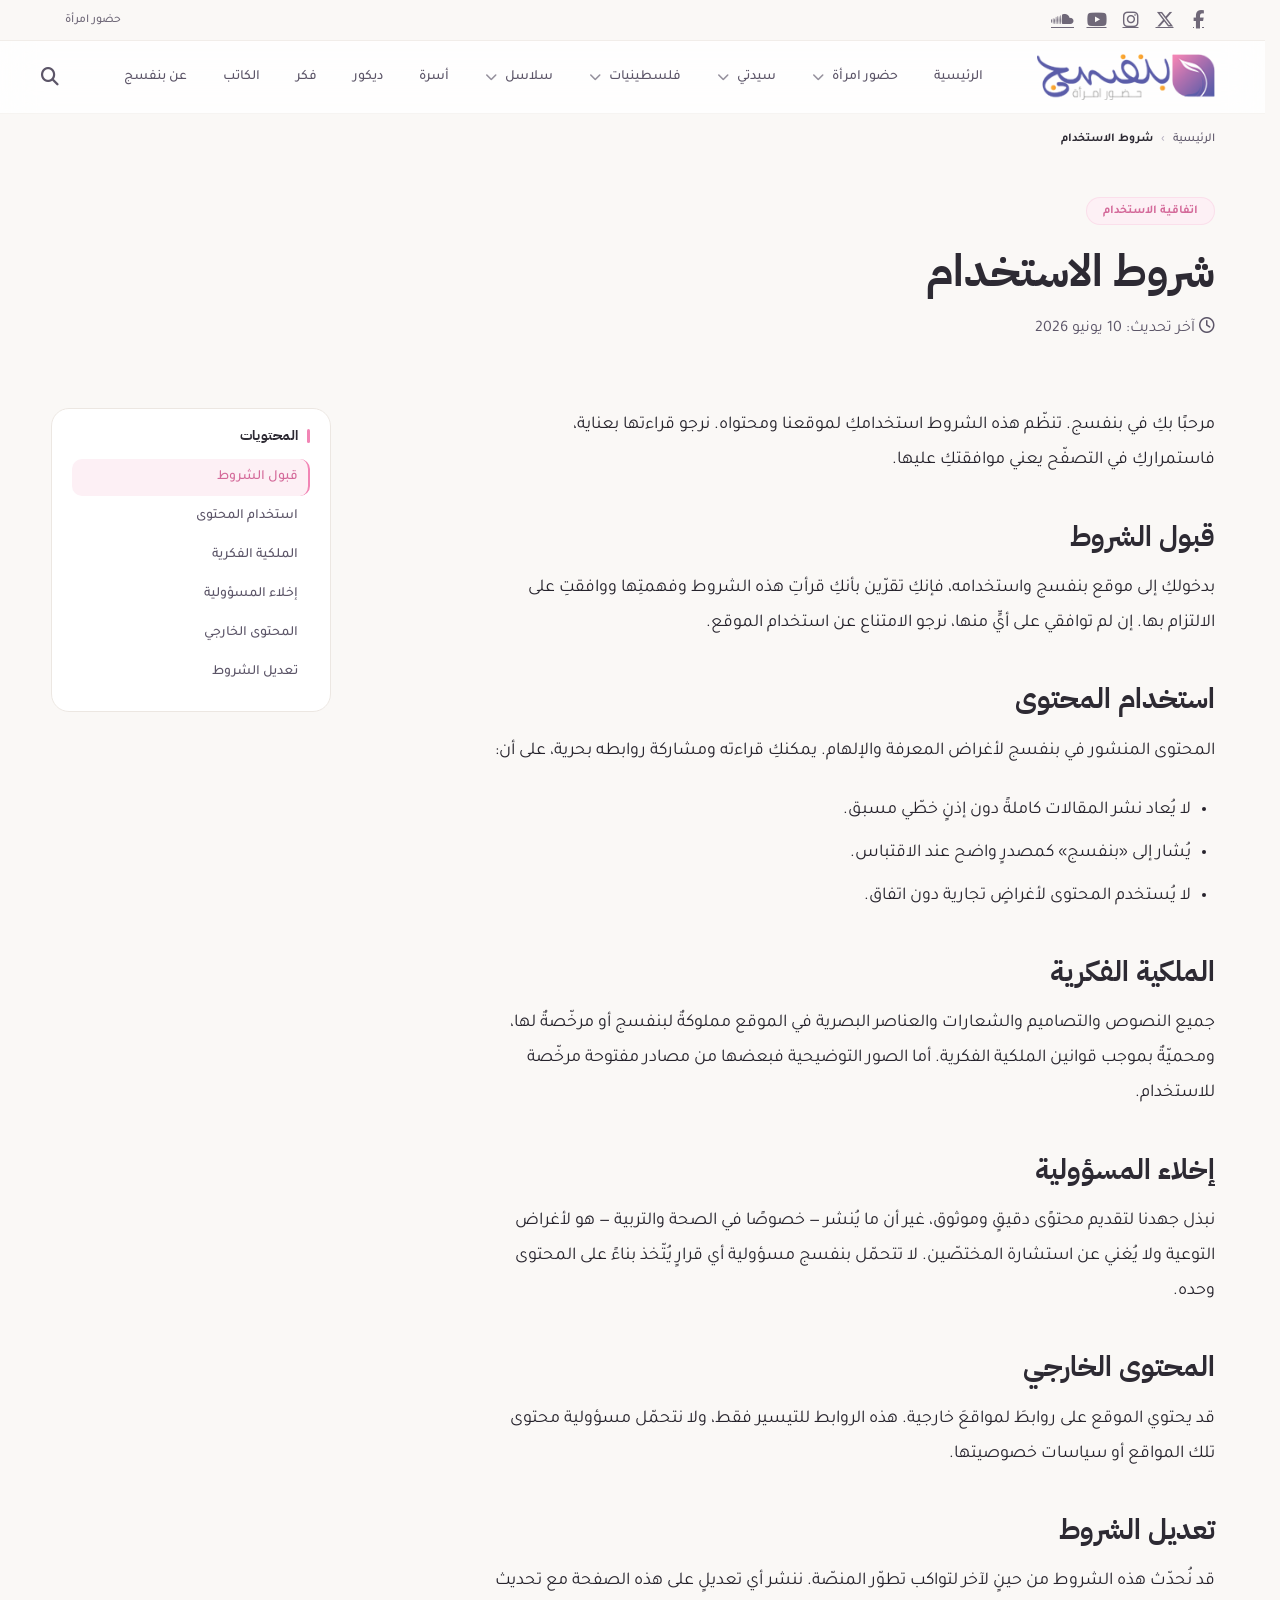
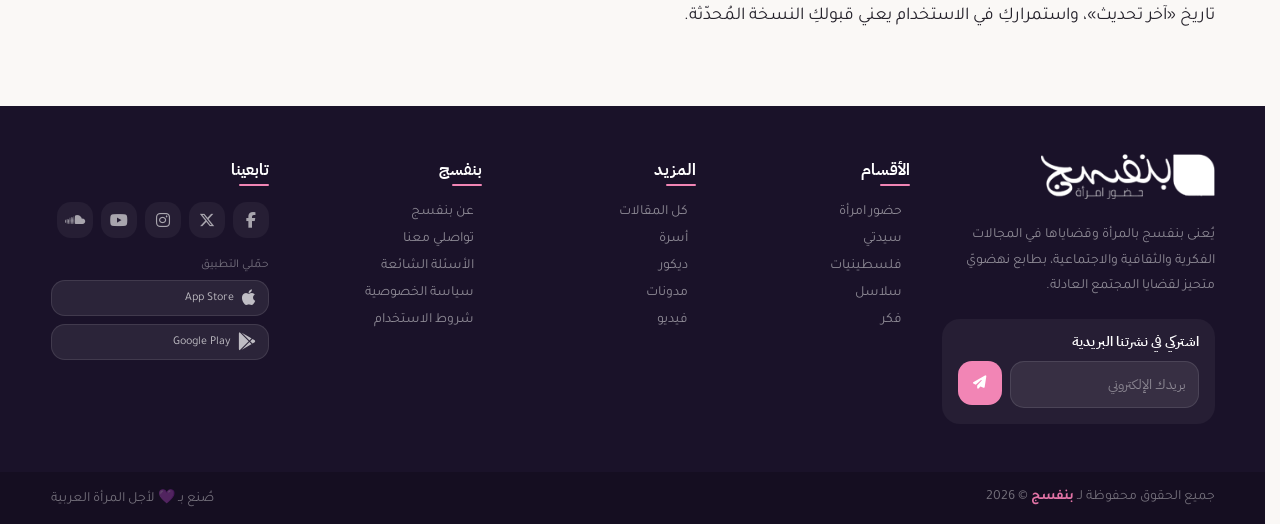
<file: terms.html>
<!DOCTYPE html>
<html lang="ar" dir="rtl">

  <head>
    <meta charset="UTF-8">
    <meta name="viewport" content="width=device-width, initial-scale=1, shrink-to-fit=no">
    <title>شروط الاستخدام | بنفسج</title>
    <meta name="description" content="شروط الاستخدام — بنفسج">
    <meta name="author" content="بنفسج">
    <meta name="copyright" content="جميع الحقوق محفوظة لبنفسج © 2026">
    <link rel="shortcut icon" href="images/logo.png" type="image/png">
    <link rel="icon" href="images/logo.png" type="image/png">
    <link rel="stylesheet" href="https://cdnjs.cloudflare.com/ajax/libs/font-awesome/6.5.1/css/all.min.css">
    <link rel="stylesheet" href="https://cdn.jsdelivr.net/npm/swiper@11/swiper-bundle.min.css">
    <link rel="stylesheet" href="css/main.css">
    <link rel="stylesheet" href="css/pages.css">
  </head>

  <body>
    <!-- ====== Topbar ====== -->
    <div class="site-topbar">
      <div class="container site-topbar__inner">
        <div class="site-topbar__social" aria-label="روابط اجتماعية">
          <a class="icon-btn" href="#" aria-label="Facebook"><i class="fa-brands fa-facebook-f" aria-hidden="true"></i></a>
          <a class="icon-btn" href="#" aria-label="Twitter / X"><i class="fa-brands fa-x-twitter" aria-hidden="true"></i></a>
          <a class="icon-btn" href="#" aria-label="Instagram"><i class="fa-brands fa-instagram" aria-hidden="true"></i></a>
          <a class="icon-btn" href="#" aria-label="YouTube"><i class="fa-brands fa-youtube" aria-hidden="true"></i></a>
          <a class="icon-btn" href="#" aria-label="SoundCloud"><i class="fa-brands fa-soundcloud" aria-hidden="true"></i></a>
        </div>
        <div class="site-topbar__meta"><span class="topbar-chip">حضور امرأة</span></div>
      </div>
    </div>

    <!-- ====== Header ====== -->
    <header class="site-header" data-header>
      <div class="container site-header__inner">
        <a class="site-brand" href="index.html" aria-label="بنفسج - الرئيسية">
          <img src="images/logo.png" alt="بنفسج" class="site-brand__logo">
        </a>
        <nav class="site-nav" aria-label="التنقل الرئيسي" data-nav>
          <ul class="site-nav__list">
            <li class="site-nav__item"><a class="site-nav__link" href="index.html">الرئيسية</a></li>
            <li class="site-nav__item has-subnav">
              <button class="site-nav__link site-nav__toggle" type="button" aria-expanded="false" aria-controls="nav-sub-2">
                حضور امرأة
                <i class="fa-solid fa-chevron-down site-nav__chev" aria-hidden="true"></i>
              </button>
              <ul class="subnav" id="nav-sub-2" aria-label="حضور امرأة">
                <li><a class="subnav__link" href="articles.html">حوارات</a></li>
              </ul>
            </li>
            <li class="site-nav__item has-subnav">
              <button class="site-nav__link site-nav__toggle" type="button" aria-expanded="false" aria-controls="nav-sub-3">
                سيدتي
                <i class="fa-solid fa-chevron-down site-nav__chev" aria-hidden="true"></i>
              </button>
              <ul class="subnav" id="nav-sub-3" aria-label="سيدتي">
                <li><a class="subnav__link" href="articles.html?cat=saha">صحة المرأة</a></li>
                <li><a class="subnav__link" href="articles.html?cat=lifestyle">لكِ</a></li>
              </ul>
            </li>
            <li class="site-nav__item has-subnav">
              <button class="site-nav__link site-nav__toggle" type="button" aria-expanded="false" aria-controls="nav-sub-4">
                فلسطينيات
                <i class="fa-solid fa-chevron-down site-nav__chev" aria-hidden="true"></i>
              </button>
              <ul class="subnav" id="nav-sub-4" aria-label="فلسطينيات">
                <li><a class="subnav__link" href="articles.html">مجتمع</a></li>
                <li><a class="subnav__link" href="articles.html">ذاكرة</a></li>
              </ul>
            </li>
            <li class="site-nav__item has-subnav">
              <button class="site-nav__link site-nav__toggle" type="button" aria-expanded="false" aria-controls="nav-sub-5">
                سلاسل
                <i class="fa-solid fa-chevron-down site-nav__chev" aria-hidden="true"></i>
              </button>
              <ul class="subnav" id="nav-sub-5" aria-label="سلاسل">
                <li><a class="subnav__link" href="articles.html">هُنّ في عيوننا</a></li>
                <li><a class="subnav__link" href="articles.html">سلسلة تعليم المقهورين</a></li>
                <li><a class="subnav__link" href="articles.html">نَفَس</a></li>
              </ul>
            </li>
            <li class="site-nav__item"><a class="site-nav__link" href="category.html">أسرة</a></li>
            <li class="site-nav__item"><a class="site-nav__link" href="articles.html?cat=decor">ديكور</a></li>
            <li class="site-nav__item"><a class="site-nav__link" href="articles.html?cat=fikr">فكر</a></li>
            <li class="site-nav__item"><a class="site-nav__link" href="author.html">الكاتب</a></li>
            <li class="site-nav__item"><a class="site-nav__link" href="about.html">عن بنفسج</a></li>
          </ul>
        </nav>
        <div class="site-actions">
          <button class="icon-btn" type="button" aria-label="بحث" data-search-open>
            <i class="fa-solid fa-magnifying-glass" aria-hidden="true"></i>
          </button>
          <button class="menu-btn" type="button" aria-label="فتح القائمة" aria-expanded="false" aria-controls="mobile-drawer" data-menu-open>
            <span class="menu-btn__lines" aria-hidden="true"></span>
          </button>
        </div>
      </div>
    </header>

    <!-- ====== Drawer ====== -->
    <div class="drawer" id="mobile-drawer" aria-hidden="true" data-drawer>
      <div class="drawer__backdrop" data-menu-close></div>
      <aside class="drawer__panel" role="dialog" aria-label="قائمة الهاتف" aria-modal="true">
        <div class="drawer__header">
          <span class="drawer__title">القائمة</span>
          <button class="icon-btn" type="button" aria-label="إغلاق" data-menu-close><i class="fa-solid fa-xmark" aria-hidden="true"></i></button>
        </div>
        <nav class="drawer__nav" aria-label="التنقل على الهاتف">
          <a class="drawer__link" href="index.html">الرئيسية</a>
          <details class="drawer__group">
            <summary class="drawer__summary">حضور امرأة</summary>
            <a class="drawer__sublink" href="articles.html">حوارات</a>
          </details>
          <details class="drawer__group">
            <summary class="drawer__summary">سيدتي</summary>
            <a class="drawer__sublink" href="articles.html?cat=saha">صحة المرأة</a>
            <a class="drawer__sublink" href="articles.html?cat=lifestyle">لكِ</a>
          </details>
          <details class="drawer__group">
            <summary class="drawer__summary">فلسطينيات</summary>
            <a class="drawer__sublink" href="articles.html">مجتمع</a>
            <a class="drawer__sublink" href="articles.html">ذاكرة</a>
          </details>
          <details class="drawer__group">
            <summary class="drawer__summary">سلاسل</summary>
            <a class="drawer__sublink" href="articles.html">هُنّ في عيوننا</a>
            <a class="drawer__sublink" href="articles.html">سلسلة تعليم المقهورين</a>
            <a class="drawer__sublink" href="articles.html">نَفَس</a>
          </details>
          <a class="drawer__link" href="category.html">أسرة</a>
          <a class="drawer__link" href="articles.html?cat=decor">ديكور</a>
          <a class="drawer__link" href="articles.html?cat=fikr">فكر</a>
          <a class="drawer__link" href="author.html">الكاتب</a>
          <a class="drawer__link" href="about.html">عن بنفسج</a>
        </nav>
      </aside>
    </div>

    <!-- ====== Search ====== -->
    <div class="search" aria-hidden="true" data-search>
      <div class="search__backdrop" data-search-close></div>
      <div class="search__panel" role="dialog" aria-label="البحث" aria-modal="true">
        <button class="search__close icon-btn" type="button" aria-label="إغلاق" data-search-close><i class="fa-solid fa-xmark" aria-hidden="true"></i></button>
        <form class="search__row" action="search-results.html" method="get">
          <input class="search__input" type="search" name="q" placeholder="ابحثي عن مقال أو كاتب…" aria-label="بحث">
          <button class="btn btn--primary" type="submit">بحث</button>
        </form>
      </div>
    </div>

    <main id="main">
      <div class="container">
        <nav class="breadcrumb page-hero__breadcrumb" aria-label="مسار التصفّح" style="justify-content:flex-start">
          <a href="index.html">الرئيسية</a>
          <span class="breadcrumb__sep">›</span>
          <span class="breadcrumb__current">شروط الاستخدام</span>
        </nav>
        <header class="page-hero" style="text-align:start;padding-bottom:var(--space-6)">
          <span class="page-hero__kicker">اتفاقية الاستخدام</span>
          <h1 class="page-hero__title">شروط الاستخدام</h1>
          <p class="page-hero__lead" style="margin-inline:0"><i class="fa-regular fa-clock" aria-hidden="true"></i> آخر تحديث: 10 يونيو 2026</p>
        </header>
      </div>

      <section class="container page--tight">
        <div class="article">
          <article>
            <div class="prose">
              <p>مرحبًا بكِ في بنفسج. تنظّم هذه الشروط استخدامكِ لموقعنا ومحتواه. نرجو قراءتها بعناية، فاستمراركِ في التصفّح يعني موافقتكِ عليها.</p>
              <h2 id="l-1">قبول الشروط</h2>
              <p>بدخولكِ إلى موقع بنفسج واستخدامه، فإنكِ تقرّين بأنكِ قرأتِ هذه الشروط وفهمتِها ووافقتِ على الالتزام بها. إن لم توافقي على أيٍّ منها، نرجو الامتناع عن استخدام الموقع.</p>
              <h2 id="l-2">استخدام المحتوى</h2>
              <p>المحتوى المنشور في بنفسج لأغراض المعرفة والإلهام. يمكنكِ قراءته ومشاركة روابطه بحرية، على أن:</p>
              <ul>
                <li>لا يُعاد نشر المقالات كاملةً دون إذنٍ خطّي مسبق.</li>
                <li>يُشار إلى «بنفسج» كمصدرٍ واضح عند الاقتباس.</li>
                <li>لا يُستخدم المحتوى لأغراضٍ تجارية دون اتفاق.</li>
              </ul>
              <h2 id="l-3">الملكية الفكرية</h2>
              <p>جميع النصوص والتصاميم والشعارات والعناصر البصرية في الموقع مملوكةٌ لبنفسج أو مرخّصةٌ لها، ومحميّةٌ بموجب قوانين الملكية الفكرية. أما الصور التوضيحية فبعضها من مصادر مفتوحة مرخّصة للاستخدام.</p>
              <h2 id="l-4">إخلاء المسؤولية</h2>
              <p>نبذل جهدنا لتقديم محتوًى دقيقٍ وموثوق، غير أن ما يُنشر — خصوصًا في الصحة والتربية — هو لأغراض التوعية ولا يُغني عن استشارة المختصّين. لا تتحمّل بنفسج مسؤولية أي قرارٍ يُتّخذ بناءً على المحتوى وحده.</p>
              <h2 id="l-5">المحتوى الخارجي</h2>
              <p>قد يحتوي الموقع على روابطَ لمواقعَ خارجية. هذه الروابط للتيسير فقط، ولا نتحمّل مسؤولية محتوى تلك المواقع أو سياسات خصوصيتها.</p>
              <h2 id="l-6">تعديل الشروط</h2>
              <p>قد نُحدّث هذه الشروط من حينٍ لآخر لتواكب تطوّر المنصّة. ننشر أي تعديلٍ على هذه الصفحة مع تحديث تاريخ «آخر تحديث»، واستمراركِ في الاستخدام يعني قبولكِ النسخة المُحدّثة.</p>
            </div>
          </article>
          <aside class="article-aside">
            <nav class="toc" data-toc aria-label="المحتويات">
              <h2 class="toc__title">المحتويات</h2>
              <ul class="toc__list">
              <li><a href="#l-1">قبول الشروط</a></li>
              <li><a href="#l-2">استخدام المحتوى</a></li>
              <li><a href="#l-3">الملكية الفكرية</a></li>
              <li><a href="#l-4">إخلاء المسؤولية</a></li>
              <li><a href="#l-5">المحتوى الخارجي</a></li>
              <li><a href="#l-6">تعديل الشروط</a></li>
              </ul>
            </nav>
          </aside>
        </div>
      </section>
    </main>

    <!-- ====== Footer ====== -->
    <footer class="footer-pro">
      <div class="footer-pro__main">
        <div class="sec__container">
          <div class="footer-pro__grid">
            <div class="footer-pro__brand">
              <a href="index.html" class="footer-pro__logo"><img src="images/logo.png" alt="بنفسج" /></a>
              <p class="footer-pro__desc">يُعنى بنفسج بالمرأة وقضاياها في المجالات الفكرية والثقافية والاجتماعية، بطابع نهضويّ متحيز لقضايا المجتمع العادلة.</p>
              <div class="footer-pro__newsletter">
                <h4 class="footer-pro__newsletter-title">اشتركي في نشرتنا البريدية</h4>
                <form class="footer-pro__form">
                  <input type="email" placeholder="بريدك الإلكتروني" class="footer-pro__input" aria-label="بريدك الإلكتروني" />
                  <button type="submit" class="footer-pro__submit" aria-label="اشتراك في النشرة"><i class="fa-solid fa-paper-plane"></i></button>
                </form>
              </div>
            </div>
            <div class="footer-pro__links">
              <h4 class="footer-pro__title">الأقسام</h4>
              <ul class="footer-pro__list">
                <li><a href="articles.html">حضور امرأة</a></li>
                <li><a href="articles.html">سيدتي</a></li>
                <li><a href="articles.html">فلسطينيات</a></li>
                <li><a href="articles.html">سلاسل</a></li>
                <li><a href="articles.html?cat=fikr">فكر</a></li>
              </ul>
            </div>
            <div class="footer-pro__links">
              <h4 class="footer-pro__title">المزيد</h4>
              <ul class="footer-pro__list">
                <li><a href="articles.html">كل المقالات</a></li>
                <li><a href="category.html">أسرة</a></li>
                <li><a href="articles.html?cat=decor">ديكور</a></li>
                <li><a href="author.html">مدونات</a></li>
                <li><a href="index.html">فيديو</a></li>
              </ul>
            </div>
            <div class="footer-pro__links">
              <h4 class="footer-pro__title">بنفسج</h4>
              <ul class="footer-pro__list">
                <li><a href="about.html">عن بنفسج</a></li>
                <li><a href="contact-us.html">تواصلي معنا</a></li>
                <li><a href="faq.html">الأسئلة الشائعة</a></li>
                <li><a href="privacy-policy.html">سياسة الخصوصية</a></li>
                <li><a href="terms.html">شروط الاستخدام</a></li>
              </ul>
            </div>
            <div class="footer-pro__social-col">
              <h4 class="footer-pro__title">تابعينا</h4>
              <div class="footer-pro__social">
                <a href="#" class="footer-pro__social-link footer-pro__social-link--fb" aria-label="Facebook"><i class="fa-brands fa-facebook-f"></i></a>
                <a href="#" class="footer-pro__social-link footer-pro__social-link--tw" aria-label="Twitter"><i class="fa-brands fa-x-twitter"></i></a>
                <a href="#" class="footer-pro__social-link footer-pro__social-link--ig" aria-label="Instagram"><i class="fa-brands fa-instagram"></i></a>
                <a href="#" class="footer-pro__social-link footer-pro__social-link--yt" aria-label="YouTube"><i class="fa-brands fa-youtube"></i></a>
                <a href="#" class="footer-pro__social-link footer-pro__social-link--sc" aria-label="SoundCloud"><i class="fa-brands fa-soundcloud"></i></a>
              </div>
              <div class="footer-pro__apps">
                <span class="footer-pro__apps-label">حمّلي التطبيق</span>
                <div class="footer-pro__apps-badges">
                  <a href="#" class="footer-pro__app-badge"><i class="fa-brands fa-apple"></i><span>App Store</span></a>
                  <a href="#" class="footer-pro__app-badge"><i class="fa-brands fa-google-play"></i><span>Google Play</span></a>
                </div>
              </div>
            </div>
          </div>
        </div>
      </div>
      <div class="footer-pro__bottom">
        <div class="sec__container">
          <div class="footer-pro__bottom-inner">
            <p class="footer-pro__copy">جميع الحقوق محفوظة لـ <strong>بنفسج</strong> © 2026</p>
            <p class="footer-pro__made">صُنع بـ <span class="footer-pro__heart">💜</span> لأجل المرأة العربية</p>
          </div>
        </div>
      </div>
    </footer>

    <script src="js/jquery-3.2.1.min.js"></script>
    <script src="js/swiper.min.js"></script>
    <script src="js/main.js"></script>
    <script src="js/pages.js"></script>
  </body>

</html>
</file>
<file: css/main.css>
/* ====== Arabic Typography (Google Fonts) ====== */
@import url('https://fonts.googleapis.com/css2?family=IBM+Plex+Sans+Arabic:wght@400;600;700&family=Tajawal:wght@400;500;600;700&display=swap');
/* ================================================
   BANAFSAJ REDESIGN - Design Tokens & Visual System
   ================================================ */
/* ================================================
   BANAFSAJ REDESIGN - Design Tokens & Visual System
   Editorial Luxury / Women-first UI
   ================================================ */

:root {
    /* =========================
     Brand Colors
  ========================= */
    --primary: #f285b5;
    --primary-600: #e374a7;
    --primary-700: #d46a9a;
    --primary-400: #f293bb;
    --primary-300: #f5a6c8;
    --primary-200: #f7bcd6;
    --primary-100: #f9b8d4;
    --primary-050: #fdf0f5;

    --secondary: #6b5b8a;
    --secondary-600: #5d4e7a;
    --secondary-700: #4a3d6b;
    --secondary-300: #8a7ba5;

    /* Accents (Use sparingly: badges, highlights, rare CTA) */
    --accent-warm: #e8a87c;
    --accent-gold: #c9a86c;
    --accent-soft-blue: #8cabc4;

    /* =========================
     Backgrounds
  ========================= */
    --bg-main: #faf8f6;
    --bg-surface: #ffffff;
    --bg-section: #f5f0ed;
    --bg-muted: #f9f6f3;
    --bg-hover: #fdf0f5;
    /* Brand dark surface — unifies the footer with the purple immersive sections */
    --bg-dark: #1a1229;

    /* Backdrop / overlays */
    --overlay-20: rgba(0, 0, 0, 0.20);
    --overlay-35: rgba(0, 0, 0, 0.35);

    /* =========================
     Text
  ========================= */
    --text-primary: #2d2a33;
    --text-secondary: #5c5568;
    /* Darkened from #8e879a so section eyebrows/meta clear WCAG AA on light surfaces */
    --text-muted: #6f6878;
    --text-light: #b5afc0;
    --text-on-primary: #ffffff;

    /* Editorial reading colors */
    --text-reading: #26232c;
    --text-reading-muted: #6a6376;

    /* =========================
     Borders
  ========================= */
    --border-light: #ece7e2;
    --border-medium: #ddd6cf;
    --border-card: rgba(0, 0, 0, 0.04);
    /* Soft hairline used across cards/tabs/episodes (was referenced but never defined) */
    --border-subtle: #efeae4;

    /* =========================
     Shadows (Keep soft)
  ========================= */
    --shadow-sm: 0 1px 3px rgba(45, 42, 51, 0.04), 0 1px 2px rgba(45, 42, 51, 0.02);
    --shadow-md: 0 4px 16px rgba(45, 42, 51, 0.06), 0 1px 4px rgba(45, 42, 51, 0.03);
    --shadow-lg: 0 8px 32px rgba(45, 42, 51, 0.08), 0 2px 8px rgba(45, 42, 51, 0.03);
    --shadow-card: 0 2px 12px rgba(45, 42, 51, 0.04);

    /* Hover glow: tone it down (luxury = subtle) */
    --shadow-hover: 0 10px 28px rgba(242, 133, 181, 0.10), 0 4px 10px rgba(45, 42, 51, 0.05);

    /* =========================
     Typography
     (Set via @import or self-host later)
  ========================= */
    --font-heading: "IBM Plex Sans Arabic", "Cairo", system-ui, -apple-system, "Segoe UI", Arial, sans-serif;
    --font-body: "Tajawal", "IBM Plex Sans Arabic", system-ui, -apple-system, "Segoe UI", Arial, sans-serif;
    /* Legacy alias — keeps headings on one type system instead of falling back to a serif */
    --font-cairo: var(--font-heading);

    --weight-regular: 400;
    --weight-medium: 500;
    --weight-semibold: 600;
    --weight-bold: 700;

    /* Type scale (responsive friendly) */
    --text-xs: 12px;
    --text-sm: 14px;
    --text-md: 16px;
    --text-lg: 18px;
    --text-xl: 22px;
    --text-2xl: 28px;
    --text-3xl: 36px;

    --lh-tight: 1.2;
    --lh-normal: 1.6;
    --lh-loose: 1.9;

    /* =========================
     Spacing Scale (8pt)
  ========================= */
    --space-1: 4px;
    --space-2: 8px;
    --space-3: 12px;
    --space-4: 16px;
    --space-5: 20px;
    --space-6: 24px;
    --space-8: 32px;
    --space-10: 40px;
    --space-12: 48px;
    --space-16: 64px;

    /* =========================
     Radius
     (luxury editorial: mild rounding)
  ========================= */
    --radius-xs: 6px;
    --radius-sm: 10px;
    --radius-md: 14px;
    --radius-lg: 18px;
    --radius-xl: 24px;
    --radius-2xl: 32px;
    --radius-pill: 999px;
    /* Alias kept for legacy references throughout the stylesheet */
    --radius-full: var(--radius-pill);

    /* =========================
     Container
  ========================= */
    --container-max: 1200px;
    --container-pad: 18px;

    /* =========================
     Z-index scale
  ========================= */
    --z-base: 1;
    --z-header: 50;
    --z-overlay: 100;
    --z-modal: 1000;

    /* =========================
     Motion
  ========================= */
    --ease-out: cubic-bezier(0.16, 1, 0.3, 1);
    --ease-spring: cubic-bezier(0.34, 1.56, 0.64, 1);
    --dur-1: 150ms;
    --dur-2: 250ms;
    --dur-3: 350ms;

    --transition-base: var(--dur-2) var(--ease-out);
    --transition-slow: var(--dur-3) var(--ease-out);

    /* =========================
     UI Component Tokens
     (This is where “consistency” lives)
  ========================= */
    --focus-ring: 0 0 0 4px rgba(242, 133, 181, 0.22);

    /* Buttons */
    --btn-h: 44px;
    --btn-radius: var(--radius-pill);
    --btn-pad-x: 18px;

    /* Cards */
    --card-radius: var(--radius-lg);
    --card-pad: 18px;
    --card-border: 1px solid var(--border-card);

    /* Inputs */
    --input-h: 44px;
    --input-radius: var(--radius-md);
    --input-border: 1px solid var(--border-medium);

    /* Icons (keep consistent) */
    --icon-size: 18px;
    --icon-stroke: 1.75px;
}

/* ====== Base ====== */
html {
    direction: rtl;
    /* Reserve the scrollbar gutter so opening the drawer/search/modal (scroll-lock)
       doesn't shift the whole page sideways on desktop. */
    scrollbar-gutter: stable;
}

body {
    margin: 0;
    background: var(--bg-main);
    color: var(--text-primary);
    font-family: var(--font-body);
    /* Safety net against any stray full-bleed/decorative element scrolling the page */
    overflow-x: hidden;
}

* {
    box-sizing: border-box;
}

/* ====== Global keyboard focus — one premium ring for every interactive element ====== */
a:focus-visible,
button:focus-visible,
input:focus-visible,
textarea:focus-visible,
select:focus-visible,
summary:focus-visible,
[tabindex]:focus-visible {
    outline: none;
    box-shadow: var(--focus-ring);
    border-radius: var(--radius-sm);
}

/* ====== Skip link (first focusable element) ====== */
.skip-link {
    position: fixed;
    top: var(--space-3);
    inset-inline-start: var(--space-3);
    z-index: calc(var(--z-modal) + 10);
    padding: 10px 18px;
    background: var(--primary);
    color: var(--text-on-primary);
    border-radius: var(--radius-pill);
    font: 600 var(--text-sm)/1 var(--font-heading);
    text-decoration: none;
    transform: translateY(-200%);
    transition: transform var(--transition-base);
}

.skip-link:focus {
    transform: translateY(0);
    outline: none;
    box-shadow: var(--focus-ring);
}

.container {
    max-width: var(--container-max);
    margin-inline: auto;
    padding-inline: var(--container-pad);
}

/* IMPORTANT: avoid clipping overlays */
.site-header,
.site-header * {
    overflow: visible;
}

/* ====== Icon Button ====== */
.icon-btn {
    width: 40px;
    height: 40px;
    display: inline-grid;
    place-items: center;
    border-radius: var(--radius-pill);
    border: 1px solid transparent;
    background: transparent;
    color: var(--text-secondary);
    transition: transform var(--transition-base), background var(--transition-base), border-color var(--transition-base);
}

.icon-btn i {
    font-size: var(--icon-size);
}

.icon-btn:hover {
    background: var(--bg-hover);
    border-color: rgba(242, 133, 181, 0.22);
    transform: translateY(-1px);
}

.icon-btn:focus-visible {
    outline: none;
    box-shadow: var(--focus-ring);
}

/* ====== Buttons ====== */
.btn {
    height: var(--btn-h);
    border-radius: var(--btn-radius);
    padding-inline: var(--btn-pad-x);
    border: 1px solid transparent;
    font-family: var(--font-heading);
    font-weight: var(--weight-semibold);
    transition: transform var(--transition-base), box-shadow var(--transition-base), background var(--transition-base);
}

.btn--primary {
    background: var(--primary);
    color: var(--text-on-primary);
}

.btn--primary:hover {
    transform: translateY(-1px);
    box-shadow: var(--shadow-hover);
}

/* ====== Topbar ====== */
.site-topbar {
    background: var(--bg-main);
    border-bottom: 1px solid rgba(236, 231, 226, 0.6);
}

.site-topbar__inner {
    min-height: 40px;
    display: flex;
    align-items: center;
    justify-content: space-between;
    gap: var(--space-6);
}

.site-topbar__social {
    display: flex;
    gap: 2px;
}

.site-topbar__social .icon-btn {
    width: 32px;
    height: 32px;
    color: var(--text-muted);
    font-size: 13px;
}

.site-topbar__social .icon-btn:hover {
    color: var(--primary);
    background: transparent;
    border-color: transparent;
}

.topbar-chip {
    display: inline-flex;
    align-items: center;
    padding: 5px 14px;
    border-radius: var(--radius-pill);
    background: transparent;
    color: var(--text-muted);
    border: none;
    font: 500 var(--text-xs)/1 var(--font-body);
}

/* ====== Header ====== */
.site-header {
    position: sticky;
    top: 0;
    z-index: var(--z-header);
    background: rgba(255, 255, 255, 0.82);
    backdrop-filter: blur(18px);
    -webkit-backdrop-filter: blur(18px);
    border-bottom: 1px solid rgba(236, 231, 226, 0.45);
}

.site-header__inner {
    min-height: 72px;
    display: grid;
    grid-template-columns: auto 1fr auto;
    align-items: center;
    gap: var(--space-10);
}

/* Brand (Protect logo from any transforms) */
.site-brand {
    display: inline-flex;
    align-items: center;
}

.site-brand__logo {
    height: 46px;
    width: auto;
    display: block;
    transform: none !important;
    filter: none;
}

/* ====== Desktop Nav ====== */
.site-nav {
    justify-self: center;
}

.site-nav__list {
    display: flex;
    align-items: center;
    gap: var(--space-2);
    list-style: none;
    margin: 0;
    padding: 0;
}

.site-nav__link {
    font: 500 var(--text-sm)/1 var(--font-body);
    color: var(--text-secondary);
    text-decoration: none;
    padding: 10px 14px;
    border-radius: var(--radius-pill);
    transition: background var(--transition-base), color var(--transition-base);
    white-space: nowrap;
}

.site-nav__link:hover {
    background: rgba(242, 133, 181, 0.06);
    color: var(--text-primary);
}

.site-nav__link.is-active {
    color: var(--primary-700);
    background: transparent;
    font-weight: 600;
}

/* Dropdown trigger */
.site-nav__toggle {
    border: 0;
    background: transparent;
    cursor: pointer;
    display: inline-flex;
    align-items: center;
    gap: 8px;
}

.site-nav__chev {
    font-size: 12px;
    opacity: .65;
    transition: transform var(--transition-base);
}

.site-nav__item {
    position: relative;
}

.site-nav__item.is-open .site-nav__chev {
    transform: rotate(180deg);
}

/* Dropdown */
.subnav {
    position: absolute;
    top: calc(100% + 10px);
    inset-inline-start: 0;
    min-width: 220px;
    padding: 10px;
    margin: 0;
    list-style: none;
    background: var(--bg-surface);
    border: 1px solid var(--border-light);
    border-radius: var(--radius-lg);
    box-shadow: var(--shadow-md);
    opacity: 0;
    transform: translateY(6px);
    pointer-events: none;
    transition: opacity var(--transition-base), transform var(--transition-base);
}

.site-nav__item.is-open>.subnav {
    opacity: 1;
    transform: translateY(0);
    pointer-events: auto;
}

.subnav__link {
    display: block;
    padding: 10px 12px;
    border-radius: var(--radius-md);
    text-decoration: none;
    color: var(--text-secondary);
    font: 500 var(--text-sm)/1.4 var(--font-body);
}

.subnav__link:hover {
    background: var(--bg-hover);
    color: var(--text-primary);
}

/* Actions */
.site-actions {
    display: flex;
    align-items: center;
    justify-content: flex-end;
    gap: var(--space-2);
}

/* Menu button */
.menu-btn {

    width: 44px;
    height: 44px;
    border-radius: var(--radius-pill);
    border: 1px solid var(--border-light);
    background: var(--bg-surface);
    display: inline-grid;
    place-items: center;
    transition: transform var(--transition-base), box-shadow var(--transition-base);
    display: none;
}

.menu-btn:hover {
    transform: translateY(-1px);
    box-shadow: var(--shadow-sm);
}

.menu-btn:focus-visible {
    outline: none;
    box-shadow: var(--focus-ring);
}

.menu-btn__lines {
    width: 18px;
    height: 12px;
    position: relative;
}

.menu-btn__lines::before,
.menu-btn__lines::after {
    content: "";
    position: absolute;
    inset-inline: 0;
    height: 2px;
    border-radius: 999px;
    background: var(--text-primary);
    transition: transform var(--transition-base), top var(--transition-base), opacity var(--transition-base);
}

.menu-btn__lines::before {
    top: 0;
}

.menu-btn__lines::after {
    top: 10px;
}

.menu-btn[aria-expanded="true"] .menu-btn__lines::before {
    top: 5px;
    transform: rotate(45deg);
}

.menu-btn[aria-expanded="true"] .menu-btn__lines::after {
    top: 5px;
    transform: rotate(-45deg);
}

/* ====== Drawer (Fixed, outside header) ====== */
.drawer {
    position: fixed;
    inset: 0;
    z-index: var(--z-modal);
    pointer-events: none;
    /* Remove hidden links from the tab order; delay so the fade-out still plays */
    visibility: hidden;
    transition: visibility var(--dur-2);
}

.drawer[aria-hidden="false"] {
    pointer-events: auto;
    visibility: visible;
    transition: visibility 0s;
}

.drawer__backdrop {
    position: absolute;
    inset: 0;
    background: rgba(0, 0, 0, 0.32);
    opacity: 0;
    transition: opacity var(--transition-base);
}

.drawer[aria-hidden="false"] .drawer__backdrop {
    opacity: 1;
}

.drawer__panel {
    position: absolute;
    top: 0;
    bottom: 0;
    inset-inline-end: 0;
    width: min(380px, 92vw);
    background: var(--bg-surface);
    border-inline-start: 1px solid var(--border-light);
    transform: translateX(14px);
    opacity: 0;
    transition: transform var(--transition-base), opacity var(--transition-base);
    display: flex;
    flex-direction: column;
}

.drawer[aria-hidden="false"] .drawer__panel {
    transform: translateX(0);
    opacity: 1;
}

.drawer__header {
    display: flex;
    align-items: center;
    justify-content: space-between;
    padding: var(--space-6);
    border-bottom: 1px solid var(--border-light);
}

.drawer__title {
    font: 700 var(--text-lg)/1 var(--font-heading);
}

.drawer__nav {
    padding: var(--space-4);
    overflow: auto;
}

.drawer__link,
.drawer__sublink {
    display: block;
    padding: 12px 12px;
    border-radius: var(--radius-md);
    text-decoration: none;
    color: var(--text-secondary);
    font: 600 var(--text-sm)/1.3 var(--font-heading);
}

.drawer__link:hover,
.drawer__sublink:hover {
    background: var(--bg-hover);
    color: var(--text-primary);
}

.drawer__link.is-active {
    background: rgba(242, 133, 181, 0.12);
    color: var(--text-primary);
}

.drawer__group {
    border: 1px solid var(--border-light);
    border-radius: var(--radius-lg);
    padding: 8px;
    margin-block: 10px;
}

.drawer__summary {
    cursor: pointer;
    list-style: none;
    padding: 10px 10px;
    border-radius: var(--radius-md);
    font: 700 var(--text-sm)/1.2 var(--font-heading);
    color: var(--text-primary);
}

.drawer__summary::-webkit-details-marker {
    display: none;
}

/* ====== Search (Fixed, outside header) ====== */
.search {
    position: fixed;
    inset: 0;
    z-index: var(--z-modal);
    pointer-events: none;
    visibility: hidden;
    transition: visibility var(--dur-2);
}

.search[aria-hidden="false"] {
    pointer-events: auto;
    visibility: visible;
    transition: visibility 0s;
}

.search__backdrop {
    position: absolute;
    inset: 0;
    background: rgba(0, 0, 0, 0.28);
    opacity: 0;
    transition: opacity var(--transition-base);
}

.search[aria-hidden="false"] .search__backdrop {
    opacity: 1;
}

.search__panel {
    position: absolute;
    top: 18px;
    left: 50%;
    transform: translateX(-50%) translateY(-10px);
    width: min(860px, calc(100% - 24px));
    background: var(--bg-surface);
    border: 1px solid var(--border-light);
    border-radius: var(--radius-lg);
    box-shadow: var(--shadow-lg);
    padding: var(--space-6);
    opacity: 0;
    transition: opacity var(--transition-base), transform var(--transition-base);
}

.search[aria-hidden="false"] .search__panel {
    opacity: 1;
    transform: translateX(-50%) translateY(0);
}

.search__row {
    display: grid;
    grid-template-columns: 1fr auto;
    gap: var(--space-3);
    align-items: center;
}

.search__input {
    height: var(--input-h);
    border-radius: var(--input-radius);
    border: var(--input-border);
    padding-inline: 14px;
    font: 500 var(--text-md)/1.2 var(--font-body);
    color: var(--text-primary);
    background: var(--bg-muted);
}

.search__input:focus {
    outline: none;
    box-shadow: var(--focus-ring);
    border-color: rgba(242, 133, 181, 0.35);
}

.search__close {
    position: absolute;
    top: 10px;
    inset-inline-end: 10px;
}

/* ====== Responsive ====== */
@media (max-width: 1100px) {
    .site-nav {
        display: none;
    }
}

html.is-locked,
body.is-locked {
    overflow: hidden;
}

@media (max-width: 767px) {
    .site-header__inner {
        grid-template-columns: auto auto;
        justify-content: space-between;
        gap: var(--space-4);
    }
}

/* Keep the brand + actions from overflowing on the smallest phones (≤360px) */
@media (max-width: 400px) {
    .site-brand__logo {
        height: 40px;
    }

    .site-topbar__social {
        gap: 0;
    }
}



/* ======================================================
   HERO SPREAD — Luxury Editorial Magazine Opening
   ====================================================== */
.hero-spread {
    padding-block: var(--space-8) var(--space-6);
    background:
        radial-gradient(1100px 500px at 78% 12%, rgba(242, 133, 181, 0.045), transparent 60%),
        radial-gradient(900px 400px at 15% 60%, rgba(107, 91, 138, 0.035), transparent 55%),
        var(--bg-main);
}

.hero-spread__wrap {
    display: grid;
    gap: var(--space-6);
}

/* ── Main Grid: Cover + Picks ── */
.hero-spread__grid {
    display: grid;
    grid-template-columns: 1.7fr 1fr;
    gap: var(--space-8);
    align-items: stretch;
}

/* =========================================
   COVER — Featured Story (Magazine Style)
   ========================================= */
.hero-cover {
    display: flex;
    flex-direction: column;
    border-radius: var(--radius-xl);
    overflow: hidden;
    background: var(--bg-surface);
    border: 1px solid var(--border-light);
    box-shadow:
        0 8px 40px rgba(45, 42, 51, 0.06),
        0 2px 12px rgba(45, 42, 51, 0.03);
}

.hero-cover__media {
    position: relative;
    display: block;
    flex: 1;
    min-height: clamp(240px, 26vw, 360px);
    overflow: hidden;
    background: var(--bg-muted);
}

.hero-cover__media img {
    width: 100%;
    height: 100%;
    object-fit: cover;
    display: block;
    transition: transform 1.2s var(--ease-out);
}

.hero-cover:hover .hero-cover__media img {
    transform: scale(1.04);
}

/* Content — clean, below the image (no overlay) */
.hero-cover__content {
    padding: var(--space-6) var(--space-8);
    color: var(--text-primary);
}

/* Category pill — soft pink on surface */
.hero-cover__category {
    display: inline-flex;
    align-items: center;
    height: 28px;
    padding-inline: 14px;
    border-radius: var(--radius-pill);
    text-decoration: none;
    font: 600 var(--text-xs)/1 var(--font-body);
    background: var(--primary-050);
    border: 1px solid var(--primary-100);
    color: var(--primary-700);
    margin-bottom: var(--space-4);
    transition: background var(--transition-base), color var(--transition-base);
}

.hero-cover__category:hover {
    background: var(--primary);
    border-color: var(--primary);
    color: #fff;
    text-decoration: none;
}

/* Title */
.hero-cover__title {
    margin: 0 0 var(--space-3) 0;
    font: 700 clamp(22px, 2.6vw, 34px) / 1.3 var(--font-heading);
}

.hero-cover__title a {
    color: var(--text-primary);
    text-decoration: none;
    transition: color var(--transition-base);
}

.hero-cover__title a:hover {
    color: var(--primary-700);
}

/* Excerpt */
.hero-cover__excerpt {
    margin: 0 0 var(--space-4) 0;
    font: 400 var(--text-sm)/1.85 var(--font-body);
    color: var(--text-secondary);
    max-width: 60ch;
    display: -webkit-box;
    -webkit-line-clamp: 2;
    -webkit-box-orient: vertical;
    overflow: hidden;
}

/* Meta line */
.hero-cover__meta {
    display: flex;
    align-items: center;
    gap: 10px;
    margin-bottom: var(--space-5);
    font: 400 var(--text-xs)/1 var(--font-body);
    color: var(--text-muted);
}

.hero-cover__dot {
    width: 3px;
    height: 3px;
    border-radius: 50%;
    background: var(--text-light);
}

/* CTA — solid primary */
.hero-cover__cta {
    display: inline-flex;
    align-items: center;
    gap: 8px;
    height: 42px;
    padding-inline: 22px;
    border-radius: var(--radius-pill);
    background: var(--primary);
    border: 1px solid var(--primary);
    color: #fff;
    text-decoration: none;
    font: 600 var(--text-sm)/1 var(--font-body);
    transition:
        background var(--transition-base),
        transform var(--transition-base),
        box-shadow var(--transition-base);
}

.hero-cover__cta i {
    font-size: 12px;
    transition: transform var(--transition-base);
}

.hero-cover__cta:hover {
    background: var(--primary-700);
    border-color: var(--primary-700);
    transform: translateY(-1px);
    box-shadow: 0 8px 20px rgba(242, 133, 181, 0.28);
    color: #fff;
    text-decoration: none;
}

.hero-cover__cta:hover i {
    transform: translateX(-3px);
}

/* =========================================
   EDITOR'S PICKS — Numbered Vertical List
   ========================================= */
.hero-picks {
    background: var(--bg-surface);
    border: 1px solid var(--border-light);
    border-radius: var(--radius-xl);
    box-shadow: var(--shadow-sm);
    display: flex;
    flex-direction: column;
    overflow: hidden;
}

/* Header */
.hero-picks__header {
    padding: var(--space-5) var(--space-6);
    border-bottom: 1px solid rgba(236, 231, 226, 0.6);
}

.hero-picks__label {
    font: 700 var(--text-sm)/1 var(--font-heading);
    color: var(--text-primary);
    position: relative;
    padding-inline-start: var(--space-4);
}

/* Subtle accent bar before label */
.hero-picks__label::before {
    content: "";
    position: absolute;
    inset-inline-start: 0;
    top: -2px;
    bottom: -2px;
    width: 3px;
    border-radius: 3px;
    background: linear-gradient(180deg, var(--primary), var(--primary-700));
}

/* List */
.hero-picks__list {
    list-style: none;
    margin: 0;
    padding: 0;
    flex: 1;
    display: flex;
    flex-direction: column;
}

.hero-picks__item {
    flex: 1;
}

.hero-picks__item:not(:last-child) {
    border-bottom: 1px solid rgba(236, 231, 226, 0.5);
}

.hero-picks__link {
    display: flex;
    align-items: flex-start;
    gap: var(--space-4);
    padding: var(--space-5) var(--space-6);
    text-decoration: none;
    color: inherit;
    height: 100%;
    transition:
        background var(--transition-base);
}

.hero-picks__link:hover {
    background: rgba(242, 133, 181, 0.04);
    text-decoration: none;
    color: inherit;
}

/* Number */
.hero-picks__num {
    font: 700 clamp(28px, 2.2vw, 36px)/1 var(--font-heading);
    color: var(--primary-100);
    flex-shrink: 0;
    min-width: 42px;
    padding-top: 2px;
    transition: color var(--transition-base);
    user-select: none;
}

.hero-picks__link:hover .hero-picks__num {
    color: var(--primary);
}

/* Body */
.hero-picks__body {
    display: flex;
    flex-direction: column;
    gap: 6px;
    min-width: 0;
    padding-top: 4px;
}

.hero-picks__kicker {
    font: 600 11px/1 var(--font-body);
    color: var(--primary-700);
}

.hero-picks__title {
    margin: 0;
    font: 600 var(--text-md)/1.5 var(--font-heading);
    color: var(--text-primary);
    display: -webkit-box;
    -webkit-line-clamp: 2;
    -webkit-box-orient: vertical;
    overflow: hidden;
    transition: color var(--transition-base);
}

.hero-picks__link:hover .hero-picks__title {
    color: var(--secondary-700);
}

.hero-picks__time {
    font: 400 var(--text-xs)/1 var(--font-body);
    color: var(--text-muted);
}

/* =========================================
   HIGHLIGHT STRIP — Elegant, NOT ticker
   ========================================= */
.hero-strip {
    display: flex;
    align-items: center;
    gap: 0;
    background: var(--bg-surface);
    border: 1px solid var(--border-light);
    border-radius: var(--radius-xl);
    box-shadow: var(--shadow-sm);
    overflow: hidden;
}

.hero-strip__item {
    flex: 1;
    display: flex;
    align-items: center;
    gap: var(--space-3);
    padding: var(--space-4) var(--space-5);
    text-decoration: none;
    color: inherit;
    transition:
        background var(--transition-base);
    min-width: 0;
}

.hero-strip__item:hover {
    background: rgba(242, 133, 181, 0.04);
    text-decoration: none;
    color: inherit;
}

.hero-strip__badge {
    display: inline-flex;
    align-items: center;
    height: 24px;
    padding-inline: 10px;
    border-radius: var(--radius-pill);
    background: var(--primary-050);
    color: var(--primary-700);
    font: 600 10px/1 var(--font-body);
    white-space: nowrap;
    flex-shrink: 0;
    border: 1px solid rgba(242, 133, 181, 0.10);
}

.hero-strip__text {
    font: 500 var(--text-sm)/1.5 var(--font-body);
    color: var(--text-secondary);
    white-space: nowrap;
    overflow: hidden;
    text-overflow: ellipsis;
    transition: color var(--transition-base);
}

.hero-strip__item:hover .hero-strip__text {
    color: var(--text-primary);
}

.hero-strip__divider {
    width: 1px;
    align-self: stretch;
    background: rgba(236, 231, 226, 0.7);
    flex-shrink: 0;
}

/* ── Responsive ── */
@media (max-width: 1100px) {
    .hero-spread__grid {
        grid-template-columns: 1fr;
        gap: var(--space-6);
    }

    .hero-cover {
        min-height: 360px;
    }

    .hero-picks {
        border-radius: var(--radius-xl);
    }

    .hero-picks__list {
        flex-direction: row;
    }

    .hero-picks__item {
        flex: 1;
    }

    .hero-picks__item:not(:last-child) {
        border-bottom: none;
        border-inline-end: 1px solid rgba(236, 231, 226, 0.5);
    }

    .hero-strip {
        flex-wrap: wrap;
    }

    .hero-strip__divider {
        display: none;
    }

    .hero-strip__item {
        flex: 1 1 calc(50% - 1px);
        min-width: 240px;
    }
}

@media (max-width: 767px) {
    .hero-spread {
        padding-block: var(--space-5) var(--space-5);
    }

    .hero-cover {
        min-height: 300px;
        border-radius: var(--radius-lg);
    }

    .hero-cover__title {
        font-size: clamp(19px, 5.2vw, 26px);
    }

    .hero-cover__excerpt {
        display: none;
    }

    .hero-cover__content {
        inset-inline: var(--space-5);
        inset-block-end: var(--space-5);
    }

    .hero-picks {
        border-radius: var(--radius-lg);
    }

    .hero-picks__list {
        flex-direction: column;
    }

    .hero-picks__item:not(:last-child) {
        border-inline-end: none;
        border-bottom: 1px solid rgba(236, 231, 226, 0.5);
    }

    .hero-picks__link {
        padding: var(--space-4) var(--space-5);
    }

    .hero-picks__num {
        font-size: 26px;
        min-width: 36px;
    }

    .hero-picks__title {
        font-size: var(--text-sm);
    }

    .hero-strip {
        flex-direction: column;
        border-radius: var(--radius-lg);
    }

    .hero-strip__item {
        flex: none;
        width: 100%;
        border-bottom: 1px solid rgba(236, 231, 226, 0.4);
    }

    .hero-strip__item:last-of-type {
        border-bottom: none;
    }

    .menu-btn {
        display: inline-grid;
    }
}

/* Reduced motion */
@media (prefers-reduced-motion: reduce) {
    .hero-cover__media img {
        transition: none !important;
    }

    .hero-cover:hover .hero-cover__media img {
        transform: none !important;
    }

    .hero-cover__cta:hover i {
        transform: none !important;
    }
}


/* ======================================================
   SECTIONS 3–13 — Magazine Editorial System
   Using unified design tokens from :root.
   Section headers styled as editorial chapter dividers.
   ====================================================== */

/* ── Base Section ── */
.sec {
    padding: var(--space-12) 0;
    position: relative;
}

.sec+.sec {
    border-top: 1px solid rgba(0, 0, 0, 0.03);
}

.sec__container {
    max-width: var(--container-max);
    margin: 0 auto;
    padding: 0 var(--container-pad);
}

/* ── Section Header — Editorial Chapter Divider ── */
.sec-head {
    display: flex;
    align-items: flex-end;
    justify-content: space-between;
    gap: var(--space-6);
    margin-bottom: var(--space-8);
    padding-bottom: var(--space-6);
    position: relative;
    flex-wrap: wrap;
}

/* Gradient bottom rule */
.sec-head::after {
    content: "";
    position: absolute;
    bottom: 0;
    inset-inline: 0;
    height: 1px;
    background: linear-gradient(to left, var(--primary-100) 0%, var(--border-light) 40%, transparent 100%);
}

.sec-head__right {
    display: flex;
    flex-direction: column;
    gap: 10px;
    position: relative;
    padding-inline-start: var(--space-6);
}

/* Vertical accent bar (via pseudo-element — no HTML change needed) */
.sec-head__right::before {
    content: "";
    position: absolute;
    inset-inline-start: 0;
    top: 4px;
    bottom: 4px;
    width: 3px;
    border-radius: 3px;
    background: linear-gradient(180deg, var(--primary), var(--primary-700));
    opacity: 0.7;
}

/* Ghost chapter number — editorial magazine accent */
.sec-head__chapter {
    position: absolute;
    inset-inline-start: var(--space-4);
    top: -22px;
    font: 800 82px/1 var(--font-heading);
    color: var(--primary);
    opacity: 0.06;
    pointer-events: none;
    user-select: none;
    letter-spacing: -3px;
    /* Reset any old circle styles */
    width: auto;
    height: auto;
    border-radius: 0;
    background: none;
    display: block;
    justify-content: initial;
    align-items: initial;
}

.sec-head__text {
    display: flex;
    flex-direction: column;
    gap: 6px;
}

/* Kicker — quiet editorial label */
.sec-head__kicker {
    font: 500 11px/1 var(--font-body);
    color: var(--text-muted);
}

/* Section title — signature moment */
.sec-head__title {
    margin: 0;
    font: 700 clamp(22px, 2.5vw, 28px)/1.2 var(--font-heading);
    color: var(--text-primary);
}

.sec-head__title a {
    color: inherit;
    text-decoration: none;
    background-image: linear-gradient(var(--primary-100), var(--primary-100));
    background-size: 0% 2px;
    background-position: 100% 100%;
    background-repeat: no-repeat;
    padding-bottom: 5px;
    transition: background-size 0.4s var(--ease-out), color var(--transition-base);
}

.sec-head__title a:hover {
    color: var(--primary-700);
    background-size: 100% 2px;
}

/* Subtitle / poetic subline */
.sec-head__subtitle {
    margin: 0;
    font: 400 var(--text-sm)/1.7 var(--font-body);
    color: var(--text-muted);
    max-width: 38ch;
}

/* "More" link — editorial styling */
.sec-head__more {
    display: inline-flex;
    align-items: center;
    gap: 8px;
    text-decoration: none;
    font: 500 var(--text-sm)/1 var(--font-body);
    color: var(--text-secondary);
    white-space: nowrap;
    padding-bottom: 3px;
    border-bottom: 1px solid transparent;
    transition: color var(--transition-base), border-color var(--transition-base);
    align-self: flex-end;
    margin-bottom: 2px;
    flex-shrink: 0;
}

.sec-head__more i {
    font-size: 11px;
    transition: transform var(--transition-base);
}

.sec-head__more:hover {
    color: var(--primary-700);
    border-color: var(--primary-100);
    text-decoration: none;
}

.sec-head__more:hover i {
    transform: translateX(-3px);
}

/* ── Light variant for dark backgrounds ── */
.sec-head--light {
    border-bottom: none;
    margin-bottom: var(--space-6);
    padding-bottom: 0;
}

.sec-head--light::after {
    display: none;
}

.sec-head--light .sec-head__right::before {
    background: linear-gradient(180deg, rgba(255,255,255,0.6), rgba(255,255,255,0.3));
}

.sec-head--light .sec-head__kicker {
    color: rgba(255, 255, 255, 0.6);
}

.sec-head--light .sec-head__title {
    color: #fff;
}

.sec-head--light .sec-head__title a {
    color: #fff;
    background-image: linear-gradient(rgba(255,255,255,0.3), rgba(255,255,255,0.3));
}

.sec-head--light .sec-head__title a:hover {
    color: var(--primary-100);
}

.sec-head--light .sec-head__subtitle {
    color: rgba(255, 255, 255, 0.6);
}

.sec-head__more--light {
    color: rgba(255, 255, 255, 0.7);
    border-color: transparent;
}

.sec-head__more--light:hover {
    color: #fff;
    border-color: rgba(255, 255, 255, 0.3);
}

/* ── Centered variant ── */
.sec-head--center {
    flex-direction: column;
    align-items: center;
    text-align: center;
    gap: var(--space-4);
}

.sec-head--center::after {
    display: none;
}

.sec-head--center .sec-head__right {
    padding-inline-start: 0;
    align-items: center;
}

.sec-head--center .sec-head__right::before {
    display: none;
}

.sec-head--center .sec-head__text {
    align-items: center;
}

.sec-head--center .sec-head__subtitle {
    max-width: 50ch;
}

.sec-head--center .sec-head__more {
    align-self: center;
    margin-top: var(--space-2);
}

/* ======================================================
   §2.5 — Women Voices (حضور امرأة) — Editorial Grid
   ====================================================== */
.women-voices {
    background: var(--bg-surface);
}

.women-voices__grid {
    display: grid;
    grid-template-columns: 1fr 1fr;
    gap: var(--space-6);
    align-items: stretch;
}

/* Hero Article */
.wv-hero {
    display: flex;
    border-radius: var(--radius-lg);
    overflow: hidden;
    border: 1px solid var(--border-subtle);
    background: var(--bg-surface);
}

.wv-hero__link {
    display: flex;
    flex-direction: column;
    flex: 1;
    text-decoration: none;
}

.wv-hero__media {
    position: relative;
    flex: 1;
    min-height: 240px;
    overflow: hidden;
}

.wv-hero__media img {
    display: block;
    width: 100%;
    height: 100%;
    object-fit: cover;
    transition: transform 0.6s ease;
}

.wv-hero__link:hover .wv-hero__media img {
    transform: scale(1.05);
}

.wv-hero__overlay {
    display: none;
}

.wv-hero__content {
    padding: var(--space-5) var(--space-6);
    color: var(--text-primary);
}

.wv-hero__cat {
    display: inline-block;
    background: var(--primary);
    color: #fff;
    padding: 6px 14px;
    border-radius: var(--radius-full);
    font: 600 var(--text-xs)/1 var(--font-body);
    margin-bottom: var(--space-3);
}

.wv-hero__title {
    font: 700 clamp(1.2rem, 2vw, 1.5rem)/1.35 var(--font-heading);
    margin: 0 0 var(--space-3);
    color: var(--text-primary);
    transition: color var(--dur-2) var(--ease-out);
}

.wv-hero__link:hover .wv-hero__title {
    color: var(--primary-700);
}

.wv-hero__excerpt {
    font: 400 var(--text-md)/1.6 var(--font-body);
    color: var(--text-secondary);
    margin: 0 0 var(--space-3);
    display: -webkit-box;
    -webkit-line-clamp: 2;
    -webkit-box-orient: vertical;
    overflow: hidden;
}

.wv-hero__meta {
    display: flex;
    align-items: center;
    gap: var(--space-4);
    font-size: var(--text-sm);
    color: var(--text-muted);
}

.wv-hero__author i {
    margin-left: 6px;
    font-size: var(--text-xs);
}

/* Articles List */
.wv-list {
    display: flex;
    flex-direction: column;
    gap: var(--space-3);
}

.wv-card {
    display: flex;
    flex: 1;
    border-radius: var(--radius-md);
    overflow: hidden;
    border: 1px solid var(--border-subtle);
    background: var(--bg-main);
    transition: all var(--dur-2) var(--ease-out);
}

.wv-card:hover {
    border-color: var(--primary-200);
    box-shadow: 0 4px 20px rgba(242, 133, 181, 0.1);
}

.wv-card__link {
    display: flex;
    flex: 1;
    align-items: stretch;
    gap: var(--space-4);
    text-decoration: none;
    padding: var(--space-3);
}

.wv-card__img {
    flex: 0 0 42%;
    align-self: stretch;
    border-radius: var(--radius-sm);
    overflow: hidden;
}

.wv-card__img img {
    display: block;
    width: 100%;
    height: 100%;
    object-fit: cover;
    transition: transform 0.4s ease;
}

.wv-card:hover .wv-card__img img {
    transform: scale(1.1);
}

.wv-card__body {
    flex: 1;
    display: flex;
    flex-direction: column;
    justify-content: center;
    min-width: 0;
}

.wv-card__cat {
    font: 600 var(--text-xs)/1 var(--font-body);
    color: var(--primary);
    margin-bottom: 4px;
}

.wv-card__title {
    font: 600 var(--text-sm)/1.35 var(--font-heading);
    color: var(--text-primary);
    margin: 0 0 4px;
    display: -webkit-box;
    -webkit-line-clamp: 2;
    -webkit-box-orient: vertical;
    overflow: hidden;
    transition: color var(--dur-2) var(--ease-out);
}

.wv-card:hover .wv-card__title {
    color: var(--primary-700);
}

.wv-card__meta {
    display: flex;
    gap: var(--space-3);
    font-size: var(--text-xs);
    color: var(--text-muted);
}

/* Responsive */
@media (max-width: 900px) {
    .women-voices__grid {
        grid-template-columns: 1fr;
        align-items: start;
    }

    .wv-hero__media {
        aspect-ratio: 16 / 9;
        max-height: none;
    }

    .wv-list {
        flex-direction: row;
        overflow-x: auto;
        gap: var(--space-3);
        padding-bottom: var(--space-2);
    }

    .wv-card {
        flex: 0 0 300px;
    }

    .wv-card__img {
        flex-basis: 40%;
        min-height: 96px;
    }
}

/* ======================================================
   §2.6 — Lifestyle Tabs (الحياة الناعمة) — Tabbed Grid
   ====================================================== */
.lifestyle-tabs {
    background: var(--bg-muted);
}

/* Tabs Navigation */
.lifestyle-tabs__nav {
    display: flex;
    justify-content: center;
    flex-wrap: wrap;
    gap: 8px;
    margin-bottom: var(--space-6);
}

.lifestyle-tabs__tab {
    display: inline-flex;
    align-items: center;
    gap: 6px;
    min-height: 40px;
    padding: 10px 18px;
    border-radius: var(--radius-full);
    border: 1px solid var(--border-subtle);
    background: var(--bg-surface);
    color: var(--text-secondary);
    font: 500 var(--text-sm)/1 var(--font-body);
    cursor: pointer;
    transition: all var(--dur-2) var(--ease-out);
}

.lifestyle-tabs__tab i {
    font-size: var(--text-sm);
    opacity: 0.7;
}

.lifestyle-tabs__tab:hover {
    border-color: var(--primary-200);
    color: var(--primary-700);
}

.lifestyle-tabs__tab.is-active {
    background: var(--primary);
    border-color: var(--primary);
    color: #fff;
}

.lifestyle-tabs__tab.is-active i {
    opacity: 1;
}

/* Cards Grid */
.lifestyle-tabs__grid {
    display: grid;
    grid-template-columns: repeat(3, 1fr);
    gap: var(--space-5);
}

/* Lifestyle Card */
.lt-card {
    display: flex;
    flex-direction: column;
    background: var(--bg-surface);
    border-radius: var(--radius-lg);
    overflow: hidden;
    border: 1px solid var(--border-subtle);
    transition: all var(--dur-2) var(--ease-out);
}

.lt-card:hover {
    border-color: var(--primary-200);
    box-shadow: var(--shadow-lg);
    transform: translateY(-4px);
}

.lt-card__link {
    display: flex;
    flex-direction: column;
    flex: 1;
    text-decoration: none;
}

.lt-card__img {
    position: relative;
    aspect-ratio: 3 / 2;
    overflow: hidden;
    background: var(--bg-muted);
}

.lt-card__img img {
    display: block;
    width: 100%;
    height: 100%;
    object-fit: cover;
    transition: transform 0.5s ease;
}

.lt-card:hover .lt-card__img img {
    transform: scale(1.08);
}

.lt-card__cat {
    position: absolute;
    top: var(--space-3);
    right: var(--space-3);
    background: rgba(255, 255, 255, 0.95);
    padding: 5px 12px;
    border-radius: var(--radius-full);
    font: 600 var(--text-xs)/1 var(--font-body);
    color: var(--primary-700);
}

.lt-card__body {
    display: flex;
    flex-direction: column;
    flex: 1;
    padding: var(--space-5);
}

.lt-card__title {
    font: 600 var(--text-md)/1.45 var(--font-heading);
    color: var(--text-primary);
    margin: 0 0 var(--space-2);
    display: -webkit-box;
    -webkit-line-clamp: 2;
    -webkit-box-orient: vertical;
    overflow: hidden;
    transition: color var(--dur-2) var(--ease-out);
}

.lt-card:hover .lt-card__title {
    color: var(--primary-700);
}

.lt-card__excerpt {
    font: 400 var(--text-sm)/1.6 var(--font-body);
    color: var(--text-muted);
    margin: 0 0 var(--space-3);
    display: -webkit-box;
    -webkit-line-clamp: 2;
    -webkit-box-orient: vertical;
    overflow: hidden;
}

.lt-card__meta {
    display: flex;
    flex-wrap: wrap;
    gap: 6px var(--space-4);
    margin-top: auto;
    padding-top: var(--space-3);
    border-top: 1px solid var(--border-subtle);
    font-size: var(--text-xs);
    color: var(--text-secondary);
}

.lt-card__meta span {
    display: flex;
    align-items: center;
    gap: 4px;
}

.lt-card__meta i {
    font-size: var(--text-xs);
    color: var(--primary-600);
}

/* Responsive */
@media (max-width: 1024px) {
    .lifestyle-tabs__grid {
        grid-template-columns: repeat(2, 1fr);
    }
}

@media (max-width: 600px) {
    .lifestyle-tabs__nav {
        overflow-x: auto;
        flex-wrap: nowrap;
        padding-bottom: var(--space-2);
    }
    
    .lifestyle-tabs__tab {
        flex-shrink: 0;
        padding: 8px 14px;
        font-size: var(--text-xs);
    }
    
    .lifestyle-tabs__grid {
        grid-template-columns: 1fr;
    }
}

/* ======================================================
   §4 — فلسطينيات — Immersive Cinematic Section
   ====================================================== */
.palest {
    position: relative;
    min-height: 100vh;
    overflow: hidden;
    padding: var(--space-16) 0;
    margin: var(--space-16) 0;
}

/* Background with parallax-like effect */
.palest__bg {
    position: absolute;
    inset: 0;
    z-index: 0;
}

.palest__bg img {
    width: 100%;
    height: 100%;
    object-fit: cover;
    filter: grayscale(30%) contrast(1.1);
}

.palest__overlay {
    position: absolute;
    inset: 0;
     background: linear-gradient(160deg, #0f0a18 0%, #1a1229 30%, #2d1f3d 60%, #3d2a4a 100%);
}

/* Container */
.palest__container {
    position: relative;
    z-index: 1;
    max-width: var(--container-max);
    margin-inline: auto;
    padding-inline: var(--container-pad);
}

/* Category Pills */
.palest__cats {
    display: flex;
    flex-wrap: wrap;
    justify-content: center;
    gap: 10px;
    margin-bottom: var(--space-10);
}

.palest__cat {
    padding: 10px 22px;
    border-radius: var(--radius-pill);
    font: 500 var(--text-sm)/1 var(--font-body);
    color: rgba(255, 255, 255, 0.7);
    background: rgba(255, 255, 255, 0.06);
    border: 1px solid rgba(255, 255, 255, 0.1);
    text-decoration: none;
    transition: all var(--transition-base);
}

.palest__cat:hover,
.palest__cat.is-active {
    background: var(--primary);
    color: #fff;
    border-color: var(--primary);
    transform: translateY(-2px);
    box-shadow: 0 6px 18px rgba(242, 133, 181, 0.20);
}

/* Statistics */
.palest__stats {
    display: grid;
    grid-template-columns: repeat(3, 1fr);
    gap: var(--space-6);
    max-width: 700px;
    margin: 0 auto var(--space-12);
    padding: var(--space-8) var(--space-6);
    background: rgba(255, 255, 255, 0.03);
    backdrop-filter: blur(15px);
    border-radius: var(--radius-xl);
    border: 1px solid rgba(255, 255, 255, 0.06);
}

.palest__stat {
    text-align: center;
    position: relative;
}

.palest__stat:not(:last-child)::after {
    content: '';
    position: absolute;
    left: 0;
    top: 20%;
    height: 60%;
    width: 1px;
    background: rgba(255, 255, 255, 0.1);
}

.palest__stat-num {
    display: block;
    font: 700 clamp(28px, 5vw, 42px)/1 var(--font-heading);
    color: var(--primary);
    margin-bottom: 6px;
}

.palest__stat-label {
    font: 400 var(--text-sm)/1.4 var(--font-body);
    color: rgba(255, 255, 255, 0.55);
}

/* Featured Hero Story */
.palest__hero {
    display: grid;
    grid-template-columns: 1.1fr 1fr;
    gap: 0;
    background: rgba(255, 255, 255, 0.04);
    border-radius: var(--radius-xl);
    overflow: hidden;
    text-decoration: none;
    border: 1px solid rgba(255, 255, 255, 0.08);
    transition: all var(--transition-slow);
    margin-bottom: var(--space-12);
}

.palest__hero:hover {
    background: rgba(255, 255, 255, 0.06);
    border-color: rgba(242, 133, 181, 0.25);
    transform: translateY(-4px);
    box-shadow: 0 16px 40px rgba(0, 0, 0, 0.28);
}

.palest__hero-img {
    position: relative;
    overflow: hidden;
}

.palest__hero-img img {
    width: 100%;
    height: 100%;
    min-height: 350px;
    object-fit: cover;
    transition: transform var(--transition-slow);
}

.palest__hero:hover .palest__hero-img img {
    transform: scale(1.05);
}

.palest__hero-content {
    padding: var(--space-10);
    display: flex;
    flex-direction: column;
    justify-content: center;
}

.palest__hero-cat {
    display: inline-flex;
    align-items: center;
    gap: 8px;
    font: 600 12px/1 var(--font-body);
    color: var(--primary);
    margin-bottom: var(--space-4);
}

.palest__hero-cat i {
    font-size: 11px;
}

.palest__hero-title {
    font: 700 clamp(22px, 3vw, 30px)/1.4 var(--font-heading);
    color: #fff;
    margin: 0 0 var(--space-4);
}

.palest__hero-excerpt {
    font: 400 var(--text-md)/1.8 var(--font-body);
    color: rgba(255, 255, 255, 0.65);
    margin: 0 0 var(--space-5);
}

.palest__hero-meta {
    display: flex;
    align-items: center;
    gap: 16px;
    font: 400 var(--text-sm)/1 var(--font-body);
    color: rgba(255, 255, 255, 0.5);
    margin-bottom: var(--space-6);
}

.palest__hero-author {
    display: flex;
    align-items: center;
    gap: 6px;
}

.palest__hero-author i {
    color: var(--primary);
    font-size: 12px;
}

.palest__hero-cta {
    display: inline-flex;
    align-items: center;
    gap: 10px;
    font: 600 var(--text-sm)/1 var(--font-heading);
    color: var(--primary);
    transition: gap var(--transition-base);
}

.palest__hero:hover .palest__hero-cta {
    gap: 14px;
}

/* Slider Section */
.palest__slider-wrap {
    margin-bottom: var(--space-12);
}

.palest__slider-head {
    display: flex;
    align-items: center;
    justify-content: space-between;
    margin-bottom: var(--space-6);
}

.palest__slider-title {
    font: 600 var(--text-lg)/1 var(--font-heading);
    color: rgba(255, 255, 255, 0.85);
    margin: 0;
}

.palest__slider-navs {
    display: flex;
    gap: 10px;
}

.palest__nav {
    width: 44px;
    height: 44px;
    border-radius: 50%;
    display: inline-grid;
    place-items: center;
    background: rgba(255, 255, 255, 0.08);
    border: 1px solid rgba(255, 255, 255, 0.12);
    color: rgba(255, 255, 255, 0.7);
    cursor: pointer;
    transition: all var(--transition-base);
}

.palest__nav:hover {
    background: var(--primary);
    border-color: var(--primary);
    color: #fff;
    transform: scale(1.08);
}

.palest__nav:disabled {
    opacity: 0.3;
    cursor: not-allowed;
}

.palest__nav i {
    font-size: 14px;
}

/* Story Cards in Slider */
.palest__swiper {
    overflow: visible;
}

.palest__card {
    display: flex;
    flex-direction: column;
    text-decoration: none;
    background: rgba(255, 255, 255, 0.05);
    border-radius: var(--radius-lg);
    overflow: hidden;
    border: 1px solid rgba(255, 255, 255, 0.08);
    transition: all var(--transition-base);
    height: 100%;
}

.palest__card:hover {
    background: rgba(255, 255, 255, 0.08);
    border-color: rgba(242, 133, 181, 0.3);
    transform: translateY(-6px);
    box-shadow: 0 12px 32px rgba(0, 0, 0, 0.22);
}

.palest__card-img {
    position: relative;
    overflow: hidden;
}

.palest__card-img img {
    display: block;
    width: 100%;
    aspect-ratio: 3 / 2;
    object-fit: cover;
    transition: transform var(--transition-slow);
}

.palest__card:hover .palest__card-img img {
    transform: scale(1.08);
}

.palest__card-cat {
    position: absolute;
    bottom: 12px;
    right: 12px;
    padding: 6px 14px;
    border-radius: var(--radius-pill);
    font: 600 11px/1 var(--font-body);
    color: #fff;
    background: rgba(0, 0, 0, 0.6);
    backdrop-filter: blur(8px);
}

.palest__card-body {
    display: flex;
    flex-direction: column;
    flex: 1;
    padding: var(--space-5);
}

.palest__card-title {
    font: 600 var(--text-md)/1.5 var(--font-heading);
    color: #fff;
    margin: 0 0 var(--space-2);
    transition: color var(--transition-base);
}

.palest__card:hover .palest__card-title {
    color: var(--primary-100);
}

.palest__card-excerpt {
    font: 400 var(--text-sm)/1.6 var(--font-body);
    color: rgba(255, 255, 255, 0.55);
    margin: 0 0 var(--space-3);
    display: -webkit-box;
    -webkit-line-clamp: 2;
    -webkit-box-orient: vertical;
    overflow: hidden;
}

.palest__card-meta {
    margin-top: auto;
    font: 400 var(--text-xs)/1 var(--font-body);
    color: rgba(255, 255, 255, 0.4);
}

/* Quote */
.palest__quote {
    max-width: 800px;
    margin: 0 auto var(--space-10);
    text-align: center;
    padding: var(--space-8);
    background: rgba(242, 133, 181, 0.06);
    border-radius: var(--radius-xl);
    border: 1px solid rgba(242, 133, 181, 0.15);
    position: relative;
}

.palest__quote-icon {
    font-size: 32px;
    color: var(--primary);
    opacity: 0.4;
    margin-bottom: var(--space-4);
    display: block;
}

.palest__quote-text {
    font: 500 clamp(18px, 2.5vw, 24px)/1.7 var(--font-heading);
    color: rgba(255, 255, 255, 0.9);
    margin: 0 0 var(--space-4);
    font-style: italic;
}

.palest__quote-cite {
    font: 400 var(--text-sm)/1 var(--font-body);
    color: rgba(255, 255, 255, 0.5);
    font-style: normal;
}

/* CTA Button */
.palest__cta-wrap {
    text-align: center;
}

.palest__cta {
    display: inline-flex;
    align-items: center;
    gap: 12px;
    padding: 16px 36px;
    border-radius: var(--radius-pill);
    background: var(--primary);
    color: #fff;
    font: 600 var(--text-md)/1 var(--font-heading);
    text-decoration: none;
    transition: all var(--transition-base);
    box-shadow: 0 8px 20px rgba(242, 133, 181, 0.22);
}

.palest__cta:hover {
    background: var(--primary-600);
    transform: translateY(-3px);
    box-shadow: 0 10px 26px rgba(242, 133, 181, 0.28);
    gap: 16px;
}

/* Responsive */
@media (max-width: 900px) {
    .palest {
        padding: var(--space-12) 0;
        margin: var(--space-10) 0;
    }
    
    .palest__hero {
        grid-template-columns: 1fr;
    }
    
    .palest__hero-img img {
        min-height: 250px;
        max-height: 300px;
    }
    
    .palest__hero-content {
        padding: var(--space-6);
    }
    
    .palest__stats {
        grid-template-columns: 1fr;
        gap: var(--space-5);
        max-width: 300px;
    }
    
    .palest__stat:not(:last-child)::after {
        display: none;
    }
    
    .palest__stat {
        padding-bottom: var(--space-4);
        border-bottom: 1px solid rgba(255, 255, 255, 0.06);
    }
    
    .palest__stat:last-child {
        border-bottom: none;
        padding-bottom: 0;
    }
}

@media (max-width: 600px) {
    .palest {
        padding: var(--space-10) 0;
        min-height: auto;
    }
    
    .palest__cats {
        gap: 8px;
    }
    
    .palest__cat {
        padding: 8px 16px;
        font-size: 13px;
    }
    
    .palest__slider-head {
        flex-direction: column;
        align-items: flex-start;
        gap: var(--space-4);
    }
    
    .palest__quote {
        padding: var(--space-6);
    }
    
    .palest__cta {
        width: 100%;
        justify-content: center;
    }
}

/* ======================================================
   §5 — Series Showcase (سلاسل) — 3-Column Layout
   ====================================================== */
.series-showcase {
    position: relative;
    padding: var(--space-12) 0;
    overflow: hidden;
    background: var(--bg-muted);
}

.series-showcase__bg {
    display: none;
}

.series-showcase__container {
    position: relative;
    z-index: 1;
    max-width: var(--container-max);
    margin-inline: auto;
    padding-inline: var(--container-pad);
}

/* 3-Column Grid */
.series-grid {
    display: grid;
    /* minmax(0,…) so the featured image can't force a track wider than its column */
    grid-template-columns: minmax(0, 1fr) minmax(0, 1.2fr) minmax(0, 1fr);
    gap: var(--space-6);
    align-items: start;
}

.series-grid__col-title {
    font: 600 var(--text-sm)/1 var(--font-heading);
    color: var(--text-secondary);
    margin: 0 0 var(--space-4);
    padding-bottom: var(--space-3);
    border-bottom: 1px solid var(--border-subtle);
}

/* Featured Series Card */
.series-card-featured {
    display: block;
    text-decoration: none;
    background: var(--bg-surface);
    border-radius: var(--radius-lg);
    overflow: hidden;
    border: 1px solid var(--border-subtle);
    transition: all var(--dur-2) var(--ease-out);
}

.series-card-featured:hover {
    border-color: var(--primary-200);
    box-shadow: 0 8px 30px rgba(242, 133, 181, 0.12);
    transform: translateY(-4px);
}

.series-card-featured__cover {
    position: relative;
    aspect-ratio: 3 / 4;
    overflow: hidden;
}

.series-card-featured__cover img {
    width: 100%;
    height: 100%;
    object-fit: cover;
    transition: transform 0.5s ease;
}

.series-card-featured:hover .series-card-featured__cover img {
    transform: scale(1.08);
}

.series-card-featured__overlay {
    position: absolute;
    inset: 0;
    background: linear-gradient(to top, rgba(0,0,0,0.6) 0%, transparent 60%);
}

.series-card-featured__badge {
    position: absolute;
    top: var(--space-3);
    right: var(--space-3);
    background: var(--primary);
    color: #fff;
    padding: 5px 12px;
    border-radius: var(--radius-full);
    font: 600 var(--text-xs)/1 var(--font-body);
}

.series-card-featured__body {
    padding: var(--space-4);
}

.series-card-featured__title {
    font: 700 var(--text-md)/1.3 var(--font-heading);
    color: var(--text-primary);
    margin: 0 0 var(--space-2);
    transition: color var(--dur-2) var(--ease-out);
}

.series-card-featured:hover .series-card-featured__title {
    color: var(--primary-700);
}

.series-card-featured__desc {
    font: 400 var(--text-sm)/1.6 var(--font-body);
    color: var(--text-muted);
    margin: 0 0 var(--space-3);
    display: -webkit-box;
    -webkit-line-clamp: 2;
    -webkit-box-orient: vertical;
    overflow: hidden;
}

.series-card-featured__meta {
    display: flex;
    gap: var(--space-4);
    font-size: var(--text-xs);
    color: var(--text-secondary);
}

.series-card-featured__meta span {
    display: flex;
    align-items: center;
    gap: 4px;
}

.series-card-featured__meta i {
    color: var(--primary-300);
    font-size: var(--text-xs);
}

/* Episodes List */
.series-eps-list {
    display: flex;
    flex-direction: column;
    gap: var(--space-2);
}

.series-ep {
    display: flex;
    align-items: center;
    gap: var(--space-3);
    padding: var(--space-3);
    background: var(--bg-surface);
    border-radius: var(--radius-md);
    border: 1px solid var(--border-subtle);
    text-decoration: none;
    transition: all var(--dur-2) var(--ease-out);
}

.series-ep:hover {
    border-color: var(--primary-200);
    background: var(--bg-main);
}

.series-ep__num {
    width: 36px;
    height: 36px;
    background: var(--primary);
    color: #fff;
    border-radius: var(--radius-sm);
    display: flex;
    align-items: center;
    justify-content: center;
    font: 700 var(--text-sm)/1 var(--font-heading);
    flex-shrink: 0;
}

.series-ep__info {
    flex: 1;
    min-width: 0;
}

.series-ep__title {
    font: 600 var(--text-sm)/1.4 var(--font-heading);
    color: var(--text-primary);
    margin: 0 0 4px;
    display: -webkit-box;
    -webkit-line-clamp: 1;
    -webkit-box-orient: vertical;
    overflow: hidden;
    transition: color var(--dur-2) var(--ease-out);
}

.series-ep:hover .series-ep__title {
    color: var(--primary-700);
}

.series-ep__author {
    font-size: var(--text-xs);
    color: var(--text-muted);
    display: flex;
    align-items: center;
    gap: 4px;
}

.series-ep__author i {
    font-size: var(--text-xs);
}

/* Other Series List */
.series-other-list {
    display: flex;
    flex-direction: column;
    gap: var(--space-3);
}

.series-other {
    display: flex;
    align-items: center;
    gap: var(--space-3);
    text-decoration: none;
    padding: var(--space-2);
    border-radius: var(--radius-md);
    transition: all var(--dur-2) var(--ease-out);
}

.series-other:hover {
    background: var(--bg-surface);
}

.series-other__cover {
    width: 76px;
    height: 90px;
    border-radius: var(--radius-sm);
    overflow: hidden;
    flex-shrink: 0;
}

.series-other__cover img {
    display: block;
    width: 100%;
    height: 100%;
    object-fit: cover;
    transition: transform 0.4s ease;
}

.series-other:hover .series-other__cover img {
    transform: scale(1.1);
}

.series-other__info {
    flex: 1;
    min-width: 0;
}

.series-other__title {
    font: 600 var(--text-sm)/1.35 var(--font-heading);
    color: var(--text-primary);
    margin: 0 0 4px;
    transition: color var(--dur-2) var(--ease-out);
}

.series-other:hover .series-other__title {
    color: var(--primary-700);
}

.series-other__count {
    font-size: var(--text-xs);
    color: var(--text-muted);
}

/* Series Responsive */
@media (max-width: 1024px) {
    .series-grid {
        grid-template-columns: minmax(0, 1fr) minmax(0, 1fr);
    }

    .series-grid__more {
        grid-column: 1 / -1;
    }
    
    .series-other-list {
        flex-direction: row;
        overflow-x: auto;
        gap: var(--space-4);
        padding-bottom: var(--space-2);
    }
    
    .series-other {
        flex-direction: column;
        text-align: center;
        flex-shrink: 0;
        width: 100px;
    }
    
    .series-other__cover {
        width: 80px;
        height: 100px;
    }
}

@media (max-width: 768px) {
    .series-grid {
        grid-template-columns: minmax(0, 1fr);
    }

    .series-grid__col-title {
        margin-top: var(--space-4);
    }
    
    .series-grid__featured .series-grid__col-title {
        margin-top: 0;
    }
}

/* ======================================================
   §6 — Creative Hub (إبداعات بنفسج) — Pinterest-Style
   ====================================================== */
.creative-hub {
    padding: var(--space-12) 0;
    background: var(--bg-surface);
    color: var(--text-primary);
}

.creative-hub .sec-head__kicker {
    color: var(--primary);
}

.creative-hub .sec-head__title a {
    color: var(--text-primary);
}

.creative-hub .sec-head__subtitle {
    color: var(--text-secondary);
}

.creative-hub__container {
    max-width: var(--container-max);
    margin-inline: auto;
    padding-inline: var(--container-pad);
}

/* Category Tabs */
.creative-hub__tabs {
    display: flex;
    flex-wrap: wrap;
    justify-content: center;
    gap: 10px;
    margin-bottom: var(--space-10);
}

.creative-hub__tab {
    display: inline-flex;
    align-items: center;
    gap: 8px;
    padding: 12px 22px;
    border-radius: var(--radius-pill);
    border: 1px solid var(--border-medium);
    background: var(--bg-main);
    color: var(--text-secondary);
    font: 500 var(--text-sm)/1 var(--font-body);
    cursor: pointer;
    transition: all var(--transition-base);
}

.creative-hub__tab i {
    font-size: 14px;
    color: var(--text-muted);
}

.creative-hub__tab:hover {
    border-color: var(--primary);
    color: var(--text-primary);
    background: var(--bg-hover);
}

.creative-hub__tab.is-active {
    background: var(--primary);
    border-color: var(--primary);
    color: var(--text-on-primary);
    box-shadow: 0 6px 20px rgba(242, 133, 181, 0.25);
}

.creative-hub__tab.is-active i {
    color: var(--text-on-primary);
}

/* Masonry Grid */
.creative-hub__grid {
    display: grid;
    grid-template-columns: repeat(3, 1fr);
    grid-auto-rows: 200px;
    gap: var(--space-5);
    margin-bottom: var(--space-10);
}

/* Creative Items */
.creative-item {
    position: relative;
    border-radius: var(--radius-lg);
    overflow: hidden;
    text-decoration: none;
    display: block;
}

.creative-item__media {
    position: absolute;
    inset: 0;
}

.creative-item__media img {
    width: 100%;
    height: 100%;
    object-fit: cover;
    transition: transform var(--transition-slow);
}

.creative-item:hover .creative-item__media img {
    transform: scale(1.08);
}

.creative-item__overlay {
    position: absolute;
    inset: 0;
    background: linear-gradient(0deg, rgba(0, 0, 0, 0.7) 0%, rgba(0, 0, 0, 0.1) 50%, transparent 100%);
    transition: background var(--transition-base);
}

.creative-item:hover .creative-item__overlay {
    background: linear-gradient(0deg, rgba(0, 0, 0, 0.85) 0%, rgba(0, 0, 0, 0.3) 60%, rgba(0, 0, 0, 0.1) 100%);
}

.creative-item__badge {
    position: absolute;
    top: 14px;
    right: 14px;
    display: inline-flex;
    align-items: center;
    gap: 6px;
    padding: 6px 14px;
    border-radius: var(--radius-pill);
    font: 600 11px/1 var(--font-body);
    backdrop-filter: blur(10px);
    z-index: 2;
}

.creative-item--story .creative-item__badge {
    background: rgba(242, 133, 181, 0.9);
    color: #fff;
}

.creative-item--infographic .creative-item__badge {
    background: rgba(201, 168, 108, 0.9);
    color: #fff;
}

.creative-item--banafsajiyat .creative-item__badge {
    background: rgba(107, 91, 138, 0.9);
    color: #fff;
}

.creative-item__content {
    position: absolute;
    bottom: 0;
    left: 0;
    right: 0;
    padding: var(--space-5);
    z-index: 2;
    transform: translateY(10px);
    opacity: 0.9;
    transition: all var(--transition-base);
}

.creative-item:hover .creative-item__content {
    transform: translateY(0);
    opacity: 1;
}

.creative-item__title {
    font: 600 16px/1.5 var(--font-heading);
    color: #fff;
    margin: 0 0 8px;
}

.creative-item__excerpt {
    font: 400 var(--text-sm)/1.6 var(--font-body);
    color: rgba(255, 255, 255, 0.75);
    margin: 0 0 10px;
    display: none;
}

.creative-item--featured .creative-item__excerpt {
    display: block;
}

.creative-item__meta {
    display: flex;
    align-items: center;
    gap: 12px;
    font: 400 var(--text-xs)/1 var(--font-body);
    color: rgba(255, 255, 255, 0.6);
}

/* Grid Item Sizes */
.creative-item--featured {
    grid-column: span 1;
    grid-row: span 2;
}

.creative-item--tall {
    grid-row: span 2;
}

/* Quote Card */
.creative-item--quote {
    background: linear-gradient(135deg, var(--primary) 0%, var(--primary-700) 100%);
    display: flex;
    align-items: center;
    justify-content: center;
    padding: var(--space-6);
}

.creative-quote {
    text-align: center;
    margin: 0;
}

.creative-quote__icon {
    font-size: 28px;
    color: rgba(255, 255, 255, 0.3);
    margin-bottom: var(--space-4);
    display: block;
}

.creative-quote__text {
    font: 600 18px/1.6 var(--font-heading);
    color: #fff;
    margin: 0 0 var(--space-3);
}

.creative-quote__cite {
    font: 400 var(--text-sm)/1 var(--font-body);
    color: rgba(255, 255, 255, 0.7);
    font-style: normal;
}

/* CTA */
.creative-hub__cta {
    text-align: center;
}

.creative-hub__btn {
    display: inline-flex;
    align-items: center;
    gap: 12px;
    padding: 16px 36px;
    border-radius: var(--radius-pill);
    background: var(--primary);
    color: var(--text-on-primary);
    font: 600 var(--text-md)/1 var(--font-heading);
    text-decoration: none;
    transition: all var(--transition-base);
    box-shadow: var(--shadow-md);
}

.creative-hub__btn:hover {
    background: var(--primary-700);
    gap: 16px;
    box-shadow: 0 8px 22px rgba(242, 133, 181, 0.22);
}

/* Creative Hub Responsive */
@media (max-width: 900px) {
    .creative-hub {
        padding: var(--space-12) 0;
    }
    
    .creative-hub__grid {
        grid-template-columns: repeat(2, 1fr);
        grid-auto-rows: 180px;
    }
    
    .creative-item--featured {
        grid-column: span 2;
        grid-row: span 2;
    }
}

@media (max-width: 600px) {
    .creative-hub {
        padding: var(--space-10) 0;
    }
    
    .creative-hub__tabs {
        gap: 8px;
    }
    
    .creative-hub__tab {
        padding: 10px 16px;
        font-size: 13px;
    }
    
    .creative-hub__tab i {
        display: none;
    }
    
    .creative-hub__grid {
        grid-template-columns: 1fr 1fr;
        grid-auto-rows: 160px;
        gap: var(--space-3);
    }
    
    .creative-item--featured {
        grid-column: span 2;
        grid-row: span 1;
    }
    
    .creative-item--tall {
        grid-row: span 1;
    }
    
    .creative-item__badge {
        padding: 5px 10px;
        font-size: 10px;
    }
    
    .creative-item__title {
        font-size: 14px;
    }
    
    .creative-item__content {
        padding: var(--space-4);
    }
    
    .creative-hub__btn {
        width: 100%;
        justify-content: center;
    }
}

/* ======================================================
   §7 — Long Reads (فكر) — Editorial Deep Dive
   ====================================================== */
.longread {
    background: var(--bg-surface);
    padding: var(--space-12) 0;
    position: relative;
}

/* Decorative accent */
.longread::before {
    content: '';
    position: absolute;
    top: 0;
    left: 50%;
    transform: translateX(-50%);
    width: 60px;
    height: 3px;
    background: linear-gradient(90deg, var(--secondary-300), var(--primary-100));
    border-radius: 3px;
}

.longread__grid {
    display: grid;
    grid-template-columns: 1fr 1fr;
    gap: var(--space-10);
}

.longread-card {
    text-decoration: none;
    display: flex;
    flex-direction: column;
    background: var(--bg-surface);
    border-radius: var(--radius-lg);
    padding: var(--space-10) var(--space-8);
    transition: all var(--transition-base);
    box-shadow: var(--shadow-sm);
    position: relative;
    overflow: hidden;
}

/* Decorative quote mark */
.longread-card::before {
    content: '\201C';
    position: absolute;
    top: var(--space-6);
    inset-inline-end: var(--space-6);
    font: 700 80px/1 var(--font-heading);
    color: var(--primary-050);
    pointer-events: none;
}

.longread-card:hover {
    box-shadow: var(--shadow-lg);
    transform: translateY(-4px);
    text-decoration: none;
}

.longread-card__topline {
    display: flex;
    align-items: center;
    gap: var(--space-3);
    margin-bottom: var(--space-5);
}

.longread-card__icon {
    width: 36px;
    height: 36px;
    border-radius: 50%;
    background: linear-gradient(135deg, var(--secondary-300), var(--secondary));
    display: grid;
    place-items: center;
    color: #fff;
    font-size: 14px;
}

.longread-card__cat {
    font: 700 11px/1 var(--font-body);
    color: var(--secondary);
}

.longread-card__reading {
    font: 500 var(--text-xs)/1 var(--font-body);
    color: var(--text-muted);
    margin-inline-start: auto;
    padding: 6px 12px;
    background: var(--bg-muted);
    border-radius: var(--radius-pill);
}

.longread-card__title {
    font: 700 clamp(20px, 2.5vw, 26px)/1.4 var(--font-heading);
    color: var(--text-primary);
    margin: 0 0 var(--space-5);
}

.longread-card:hover .longread-card__title {
    color: var(--secondary);
}

.longread-card__excerpt {
    font: 400 var(--text-md)/1.9 var(--font-body);
    color: var(--text-reading-muted);
    margin: 0 0 var(--space-6);
    flex-grow: 1;
}

.longread-card__author {
    display: flex;
    align-items: center;
    gap: var(--space-4);
    padding-top: var(--space-5);
    border-top: 1px solid var(--border-light);
    margin-top: auto;
}

.longread-card__avatar {
    width: 44px;
    height: 44px;
    border-radius: 50%;
    background: linear-gradient(135deg, var(--primary-050), var(--primary-100));
    display: flex;
    align-items: center;
    justify-content: center;
    color: var(--primary);
    font-size: 16px;
    flex-shrink: 0;
}

.longread-card__authorName {
    font: 600 var(--text-sm)/1 var(--font-heading);
    color: var(--text-primary);
    display: block;
    margin-bottom: 4px;
}

.longread-card__date {
    font: 400 var(--text-xs)/1 var(--font-body);
    color: var(--text-muted);
    display: block;
}

/* Responsive */
@media (max-width: 768px) {
    .longread__grid {
        grid-template-columns: 1fr;
        gap: var(--space-6);
    }
    
    .longread-card {
        padding: var(--space-6);
    }
    
    .longread-card::before {
        font-size: 60px;
        top: var(--space-4);
    }
}

/* ======================================================
   §11 — Blogs Pro (مدونات) — Premium Author Cards
   ====================================================== */
.blogs-pro {
    background: var(--bg-muted);
}

.blogs-pro__grid {
    display: grid;
    grid-template-columns: repeat(3, 1fr);
    gap: var(--space-6);
}

/* Author Card */
.author-card {
    background: var(--bg-main);
    border-radius: var(--radius-xl);
    padding: var(--space-5);
    border: 1px solid var(--border-subtle);
    transition: box-shadow var(--dur-2) var(--ease-out);
}

.author-card:hover {
    box-shadow: var(--shadow-lg);
}

.author-card__header {
    display: flex;
    align-items: center;
    gap: var(--space-3);
    margin-bottom: var(--space-4);
    padding-bottom: var(--space-4);
    border-bottom: 1px solid var(--border-subtle);
}

.author-card__avatar {
    width: 56px;
    height: 56px;
    border-radius: 50%;
    overflow: hidden;
    flex-shrink: 0;
    border: 3px solid var(--primary-050);
}

.author-card__avatar img {
    width: 100%;
    height: 100%;
    object-fit: cover;
}

.author-card__info {
    flex: 1;
    min-width: 0;
}

.author-card__name {
    font: 700 var(--text-md)/1.3 var(--font-heading);
    color: var(--text-primary);
    margin: 0 0 2px;
}

.author-card__role {
    font-size: var(--text-xs);
    color: var(--text-muted);
}

.author-card__follow {
    width: 36px;
    height: 36px;
    border-radius: var(--radius-md);
    background: var(--bg-surface);
    border: 1px solid var(--border-subtle);
    display: flex;
    align-items: center;
    justify-content: center;
    color: var(--text-muted);
    text-decoration: none;
    transition: all var(--dur-2) var(--ease-out);
}

.author-card__follow:hover {
    background: var(--primary-050);
    border-color: var(--primary);
    color: var(--primary);
}

.author-card__posts {
    list-style: none;
    padding: 0;
    margin: 0 0 var(--space-4);
    display: flex;
    flex-direction: column;
    gap: var(--space-2);
}

.author-card__post {
    display: flex;
    justify-content: space-between;
    align-items: center;
    gap: var(--space-2);
    padding: var(--space-3);
    background: var(--bg-surface);
    border-radius: var(--radius-md);
    text-decoration: none;
    transition: all var(--dur-2) var(--ease-out);
    border: 1px solid transparent;
}

.author-card__post:hover {
    border-color: var(--primary-100);
    background: var(--primary-050);
}

.author-card__post-title {
    font: 500 var(--text-sm)/1.5 var(--font-heading);
    color: var(--text-primary);
    flex: 1;
    transition: color var(--dur-2);
}

.author-card__post:hover .author-card__post-title {
    color: var(--primary);
}

.author-card__post-date {
    font-size: var(--text-xs);
    color: var(--text-muted);
    flex-shrink: 0;
}

.author-card__view-all {
    display: flex;
    align-items: center;
    justify-content: center;
    gap: var(--space-2);
    font: 600 var(--text-sm)/1 var(--font-cairo);
    color: var(--primary);
    text-decoration: none;
    padding: var(--space-2);
    transition: gap var(--dur-2) var(--ease-out);
}

.author-card__view-all:hover {
    gap: var(--space-3);
}

.author-card__view-all i {
    font-size: var(--text-xs);
    transition: transform var(--dur-2);
}

.author-card__view-all:hover i {
    transform: translateX(-3px);
}

/* Responsive */
@media (max-width: 900px) {
    .blogs-pro__grid {
        grid-template-columns: repeat(2, 1fr);
    }
}

@media (max-width: 600px) {
    .blogs-pro__grid {
        grid-template-columns: 1fr;
    }
}

/* ======================================================
   §12 — Quick Pro (مختارات سريعة) — Trending Picks
   ====================================================== */
.quick-pro {
    background: var(--bg-surface);
}

.quick-pro__grid {
    display: grid;
    grid-template-columns: repeat(4, 1fr);
    gap: var(--space-4);
}

/* Quick Pick Card */
.quick-pick {
    display: flex;
    align-items: center;
    gap: var(--space-3);
    padding: var(--space-4);
    background: var(--bg-main);
    border-radius: var(--radius-lg);
    text-decoration: none;
    border: 1px solid var(--border-subtle);
    transition: all var(--dur-2) var(--ease-out);
    position: relative;
}

.quick-pick:hover {
    border-color: var(--primary-200);
    box-shadow: 0 4px 20px rgba(242, 133, 181, 0.1);
    transform: translateY(-2px);
}

.quick-pick__icon {
    width: 44px;
    height: 44px;
    background: var(--primary-050);
    border-radius: var(--radius-md);
    display: flex;
    align-items: center;
    justify-content: center;
    color: var(--primary);
    font-size: var(--text-md);
    flex-shrink: 0;
    transition: all var(--dur-2) var(--ease-out);
}

.quick-pick:hover .quick-pick__icon {
    background: var(--primary);
    color: #fff;
}

.quick-pick__body {
    flex: 1;
    min-width: 0;
}

.quick-pick__cat {
    display: block;
    font: 600 var(--text-xs)/1 var(--font-cairo);
    color: var(--primary);
    margin-bottom: 4px;
}

.quick-pick__title {
    font: 600 var(--text-sm)/1.4 var(--font-heading);
    color: var(--text-primary);
    margin: 0;
    display: -webkit-box;
    -webkit-line-clamp: 2;
    -webkit-box-orient: vertical;
    overflow: hidden;
    transition: color var(--dur-2);
}

.quick-pick:hover .quick-pick__title {
    color: var(--primary);
}

.quick-pick__arrow {
    position: absolute;
    left: var(--space-3);
    top: 50%;
    transform: translateY(-50%);
    color: var(--text-muted);
    font-size: var(--text-xs);
    opacity: 0;
    transition: all var(--dur-2) var(--ease-out);
}

.quick-pick:hover .quick-pick__arrow {
    opacity: 1;
    left: var(--space-4);
    color: var(--primary);
}

/* Responsive */
@media (max-width: 1024px) {
    .quick-pro__grid {
        grid-template-columns: repeat(2, 1fr);
    }
}

@media (max-width: 600px) {
    .quick-pro__grid {
        grid-template-columns: 1fr;
    }
    
    .quick-pick {
        padding: var(--space-3);
    }
    
    .quick-pick__icon {
        width: 40px;
        height: 40px;
        font-size: var(--text-md);
    }
}

/* ======================================================
   §13 — Ambassadors Showcase (سفراء بنفسج) — Minimal Design
   ====================================================== */
.ambassadors-showcase {
    background: var(--bg-surface);
}

.ambassadors-showcase__track {
    display: flex;
    gap: var(--space-4);
    overflow-x: auto;
    padding-bottom: var(--space-4);
    scrollbar-width: none;
    -ms-overflow-style: none;
}

.ambassadors-showcase__track::-webkit-scrollbar {
    display: none;
}

/* Ambassador Card */
.amb-showcase-card {
    position: relative;
    flex-shrink: 0;
    width: 140px;
}

.amb-showcase-card__inner {
    display: flex;
    flex-direction: column;
    align-items: center;
    text-align: center;
}

.amb-showcase-card__avatar {
    width: 80px;
    height: 80px;
    margin-bottom: var(--space-3);
    border-radius: 50%;
    overflow: hidden;
    border: 2px solid var(--border-subtle);
    transition: all var(--dur-2) var(--ease-out);
}

.amb-showcase-card:hover .amb-showcase-card__avatar {
    border-color: var(--primary);
    transform: scale(1.05);
}

.amb-showcase-card__avatar img {
    width: 100%;
    height: 100%;
    object-fit: cover;
}

.amb-showcase-card__info {
    display: flex;
    flex-direction: column;
    gap: 4px;
}

.amb-showcase-card__name {
    font: 600 var(--text-sm)/1.3 var(--font-heading);
    color: var(--text-primary);
    margin: 0;
    transition: color var(--dur-2) var(--ease-out);
}

.amb-showcase-card:hover .amb-showcase-card__name {
    color: var(--primary);
}

.amb-showcase-card__country {
    font-size: var(--text-xs);
    color: var(--text-muted);
}

.amb-showcase-card__link {
    position: absolute;
    inset: 0;
    z-index: 2;
}

/* Join Card */
.amb-showcase-card--join .amb-showcase-card__join-icon {
    width: 80px;
    height: 80px;
    margin-bottom: var(--space-3);
    border-radius: 50%;
    background: var(--bg-muted);
    border: 2px dashed var(--border-light);
    display: flex;
    align-items: center;
    justify-content: center;
    color: var(--text-muted);
    font-size: var(--text-lg);
    transition: all var(--dur-2) var(--ease-out);
}

.amb-showcase-card--join:hover .amb-showcase-card__join-icon {
    border-color: var(--primary);
    background: var(--primary-050);
    color: var(--primary);
}

.amb-showcase-card--join .amb-showcase-card__country {
    font-size: var(--text-xs);
}

/* Responsive */
@media (max-width: 768px) {
    .amb-showcase-card {
        width: 120px;
    }
    
    .amb-showcase-card__avatar,
    .amb-showcase-card--join .amb-showcase-card__join-icon {
        width: 64px;
        height: 64px;
    }
}

/* ======================================================
   Footer Pro — Premium Design
   ====================================================== */
.footer-pro {
    background: var(--bg-dark);
    color: rgba(255, 255, 255, 0.7);
}

.footer-pro__main {
    padding: var(--space-12) 0;
}

.footer-pro__grid {
    display: grid;
    grid-template-columns: 1.5fr 1fr 1fr 1fr 1.2fr;
    gap: var(--space-8);
}

/* Brand Column */
.footer-pro__brand {
    max-width: 320px;
}

.footer-pro__logo {
    display: inline-block;
    margin-bottom: var(--space-4);
}

.footer-pro__logo img {
    height: 45px;
    filter: brightness(0) invert(1);
}

.footer-pro__desc {
    font-size: var(--text-sm);
    line-height: 1.8;
    color: rgba(255, 255, 255, 0.5);
    margin: 0 0 var(--space-5);
}

/* Newsletter */
.footer-pro__newsletter {
    background: rgba(255, 255, 255, 0.05);
    border-radius: var(--radius-lg);
    padding: var(--space-4);
}

.footer-pro__newsletter-title {
    font: 600 var(--text-sm)/1 var(--font-cairo);
    color: #fff;
    margin: 0 0 var(--space-3);
}

.footer-pro__form {
    display: flex;
    gap: var(--space-2);
}

.footer-pro__input {
    flex: 1;
    width: 100%;
    background: rgba(255, 255, 255, 0.08);
    border: 1px solid rgba(255, 255, 255, 0.1);
    border-radius: var(--radius-md);
    padding: var(--space-3);
    font: 400 var(--text-sm)/1 var(--font-cairo);
    color: #fff;
    outline: none;
    transition: border-color var(--dur-2);
}

.footer-pro__input::placeholder {
    color: rgba(255, 255, 255, 0.4);
}

.footer-pro__input:focus {
    border-color: var(--primary);
}

.footer-pro__submit {
    width: 44px;
    height: 44px;
    flex: 0 0 auto;
    background: var(--primary);
    border: none;
    border-radius: var(--radius-md);
    color: #fff;
    cursor: pointer;
    transition: all var(--dur-2) var(--ease-out);
    display: flex;
    align-items: center;
    justify-content: center;
}

.footer-pro__submit:hover {
    background: var(--primary-600);
    transform: translateY(-2px);
}

/* Links Columns */
.footer-pro__links {
    padding-top: var(--space-2);
}

.footer-pro__title {
    font: 700 var(--text-md)/1 var(--font-heading);
    color: #fff;
    margin: 0 0 var(--space-4);
    position: relative;
    padding-bottom: var(--space-2);
}

.footer-pro__title::after {
    content: '';
    position: absolute;
    bottom: 0;
    right: 0;
    width: 30px;
    height: 2px;
    background: var(--primary);
    border-radius: 2px;
}

.footer-pro__list {
    list-style: none;
    padding: 0;
    margin: 0;
    display: flex;
    flex-direction: column;
    gap: var(--space-2);
}

.footer-pro__list a {
    font-size: var(--text-sm);
    color: rgba(255, 255, 255, 0.5);
    text-decoration: none;
    transition: all var(--dur-2) var(--ease-out);
    display: inline-flex;
    align-items: center;
    gap: var(--space-2);
}

.footer-pro__list a::before {
    content: '';
    width: 0;
    height: 1px;
    background: var(--primary);
    transition: width var(--dur-2) var(--ease-out);
}

.footer-pro__list a:hover {
    color: #fff;
    padding-right: var(--space-2);
}

.footer-pro__list a:hover::before {
    width: 12px;
}

/* Social Column */
.footer-pro__social-col {
    padding-top: var(--space-2);
}

.footer-pro__social {
    display: flex;
    gap: var(--space-2);
    flex-wrap: wrap;
    margin-bottom: var(--space-5);
}

.footer-pro__social-link {
    width: 36px;
    height: 36px;
    border-radius: var(--radius-md);
    background: rgba(255, 255, 255, 0.05);
    display: flex;
    align-items: center;
    justify-content: center;
    color: rgba(255, 255, 255, 0.6);
    font-size: var(--text-md);
    text-decoration: none;
    transition: all var(--dur-2) var(--ease-out);
}

.footer-pro__social-link:hover {
    transform: translateY(-3px);
}

.footer-pro__social-link--fb:hover {
    background: #1877F2;
    color: #fff;
}

.footer-pro__social-link--tw:hover {
    background: #000;
    color: #fff;
}

.footer-pro__social-link--ig:hover {
    background: linear-gradient(45deg, #f09433, #e6683c, #dc2743, #cc2366, #bc1888);
    color: #fff;
}

.footer-pro__social-link--yt:hover {
    background: #FF0000;
    color: #fff;
}

.footer-pro__social-link--sc:hover {
    background: #FF5500;
    color: #fff;
}

/* App Badges */
.footer-pro__apps-label {
    display: block;
    font-size: var(--text-xs);
    color: rgba(255, 255, 255, 0.4);
    margin-bottom: var(--space-2);
}

.footer-pro__apps-badges {
    display: flex;
    flex-direction: column;
    gap: var(--space-2);
}

.footer-pro__app-badge {
    display: flex;
    align-items: center;
    gap: var(--space-2);
    background: rgba(255, 255, 255, 0.08);
    border: 1px solid rgba(255, 255, 255, 0.1);
    border-radius: var(--radius-md);
    padding: var(--space-2) var(--space-3);
    color: rgba(255, 255, 255, 0.7);
    text-decoration: none;
    font-size: var(--text-xs);
    transition: all var(--dur-2) var(--ease-out);
}

.footer-pro__app-badge i {
    font-size: var(--text-lg);
}

.footer-pro__app-badge:hover {
    background: rgba(255, 255, 255, 0.12);
    border-color: var(--primary);
    color: #fff;
}

/* Bottom Bar */
.footer-pro__bottom {
    background: rgba(0, 0, 0, 0.2);
    padding: var(--space-4) 0;
}

.footer-pro__bottom-inner {
    display: flex;
    justify-content: space-between;
    align-items: center;
}

.footer-pro__copy {
    font-size: var(--text-sm);
    color: rgba(255, 255, 255, 0.4);
    margin: 0;
}

.footer-pro__copy strong {
    color: var(--primary-600);
}

.footer-pro__made {
    font-size: var(--text-sm);
    color: rgba(255, 255, 255, 0.4);
    margin: 0;
}

.footer-pro__heart {
    display: inline-block;
}

@keyframes heartbeat {
    0%, 100% { transform: scale(1); }
    50% { transform: scale(1.2); }
}

/* Responsive */
@media (max-width: 1024px) {
    .footer-pro__grid {
        grid-template-columns: repeat(2, 1fr);
        gap: var(--space-6);
    }
    
    .footer-pro__brand {
        grid-column: span 2;
        max-width: 100%;
    }
}

@media (max-width: 768px) {
    .footer-pro__grid {
        grid-template-columns: 1fr 1fr;
    }
    
    .footer-pro__brand {
        grid-column: span 2;
    }
    
    .footer-pro__social-col {
        grid-column: span 2;
    }
    
    .footer-pro__social {
        justify-content: center;
    }
    
    .footer-pro__apps-badges {
        flex-direction: row;
        justify-content: center;
    }
}

@media (max-width: 480px) {
    .footer-pro__grid {
        grid-template-columns: 1fr;
        text-align: center;
    }
    
    .footer-pro__brand,
    .footer-pro__links,
    .footer-pro__social-col {
        grid-column: 1;
    }
    
    .footer-pro__title::after {
        right: 50%;
        transform: translateX(50%);
    }
    
    .footer-pro__list {
        align-items: center;
    }
    
    .footer-pro__list a:hover {
        padding-right: 0;
    }
    
    .footer-pro__bottom-inner {
        flex-direction: column;
        gap: var(--space-2);
    }
}

/* ======================================================
   Sections — Responsive (live selectors only)
   ====================================================== */
@media (max-width: 1024px) {
    .longread__grid {
        grid-template-columns: minmax(0, 1fr);
    }
}

@media (max-width: 768px) {
    .sec {
        padding: var(--space-8) 0;
    }

    .sec-head {
        flex-direction: column;
        align-items: stretch;
        gap: var(--space-5);
    }

    .sec-head__title {
        font-size: clamp(24px, 6vw, 34px);
    }

    .sec-head__more {
        align-self: flex-start;
    }

    .longread-card__title {
        font-size: var(--text-lg);
    }
}

@media (max-width: 480px) {
    .sec {
        padding: var(--space-6) 0;
    }

    .sec__container {
        padding: 0 var(--space-4);
    }
}

/* Reduced motion — global guard: neutralizes transitions AND infinite animations */
@media (prefers-reduced-motion: reduce) {
    *,
    *::before,
    *::after {
        animation-duration: 0.001ms !important;
        animation-iteration-count: 1 !important;
        transition-duration: 0.001ms !important;
        scroll-behavior: auto !important;
    }
}


/* ============================================================
   §9  فيديو بنفسج — Cinema-Style Video Showcase (Enhanced)
   ============================================================ */

.video-showcase {
    position: relative;
    padding: var(--space-16) 0;
    overflow: hidden;
}

.video-showcase__bg {
    position: absolute;
    inset: 0;
    background: linear-gradient(160deg, #0f0a18 0%, #1a1229 30%, #2d1f3d 60%, #3d2a4a 100%);
    z-index: 0;
}

.video-showcase__bg::before {
    content: '';
    position: absolute;
    inset: 0;
    background: 
        radial-gradient(ellipse 100% 60% at 10% 90%, rgba(242, 133, 181, 0.2) 0%, transparent 50%),
        radial-gradient(ellipse 80% 50% at 90% 10%, rgba(107, 91, 138, 0.25) 0%, transparent 40%),
        radial-gradient(ellipse 50% 30% at 50% 50%, rgba(242, 133, 181, 0.08) 0%, transparent 50%);
    z-index: 1;
}

/* Animated Particles Effect */
.video-showcase__particles {
    display: none;
    position: absolute;
    inset: 0;
    overflow: hidden;
    z-index: 2;
}

.video-showcase__particles::before,
.video-showcase__particles::after {
    content: '';
    position: absolute;
    width: 300px;
    height: 300px;
    border-radius: 50%;
    filter: blur(80px);
}

.video-showcase__particles::before {
    background: rgba(242, 133, 181, 0.15);
    top: 20%;
    left: 10%;
    animation-delay: 0s;
}

.video-showcase__particles::after {
    background: rgba(107, 91, 138, 0.2);
    bottom: 20%;
    right: 10%;
    animation-delay: -7s;
}

.video-showcase .sec__container {
    position: relative;
    z-index: 3;
}

/* Header Light Theme Override */
.video-showcase .sec-head--light .sec-head__kicker {
    color: var(--primary-100);
    display: inline-flex;
    align-items: center;
    gap: var(--space-2);
}

.video-showcase .sec-head--light .sec-head__kicker i {
    font-size: var(--text-sm);
}

.video-showcase .sec-head--light .sec-head__title a {
    color: #fff;
    text-shadow: 0 2px 20px rgba(0, 0, 0, 0.3);
}

.video-showcase .sec-head--light .sec-head__title a:hover {
    color: var(--primary-100);
}

.video-showcase .sec-head__more--light {
    color: rgba(255, 255, 255, 0.85);
    border-color: rgba(255, 255, 255, 0.25);
    backdrop-filter: blur(4px);
}

.video-showcase .sec-head__more--light:hover {
    color: #fff;
    background: rgba(255, 255, 255, 0.12);
    border-color: rgba(255, 255, 255, 0.4);
    box-shadow: 0 4px 16px rgba(255, 255, 255, 0.1);
}

/* Category Tabs - Enhanced */
.video-showcase__cats {
    display: flex;
    flex-wrap: wrap;
    gap: var(--space-3);
    margin-bottom: var(--space-10);
    justify-content: center;
}

.video-showcase__cat {
    display: inline-flex;
    align-items: center;
    gap: var(--space-2);
    padding: var(--space-3) var(--space-5);
    background: rgba(255, 255, 255, 0.06);
    border: 1px solid rgba(255, 255, 255, 0.1);
    border-radius: var(--radius-full);
    color: rgba(255, 255, 255, 0.75);
    font-size: var(--text-sm);
    font-weight: var(--weight-medium);
    cursor: pointer;
    transition: all 0.4s var(--ease-out);
    backdrop-filter: blur(4px);
}

.video-showcase__cat:hover {
    background: rgba(255, 255, 255, 0.12);
    border-color: rgba(255, 255, 255, 0.2);
    color: #fff;
    transform: translateY(-2px);
}

.video-showcase__cat.is-active {
    background: linear-gradient(135deg, var(--primary) 0%, var(--primary-700) 100%);
    border-color: transparent;
    color: #fff;
    box-shadow: 
        0 4px 16px rgba(242, 133, 181, 0.26),
        0 0 0 1px rgba(255, 255, 255, 0.1) inset;
    transform: translateY(-2px);
}

.video-showcase__cat i {
    font-size: var(--text-xs);
    transition: transform var(--dur-2) var(--ease-out);
}

.video-showcase__cat:hover i {
    transform: scale(1.1);
}

/* Main Grid */
.video-showcase__grid {
    display: grid;
    grid-template-columns: 1.5fr 1fr;
    gap: var(--space-8);
    margin-bottom: var(--space-12);
}

/* Video Hero (Featured Large) - Enhanced */
.video-hero {
    position: relative;
    border-radius: var(--radius-2xl);
    overflow: hidden;
    background: rgba(255, 255, 255, 0.03);
    border: 1px solid rgba(255, 255, 255, 0.1);
    transition: all 0.5s var(--ease-out);
    cursor: pointer;
}

.video-hero__glow {
    position: absolute;
    inset: -2px;
    background: linear-gradient(135deg, var(--primary) 0%, transparent 50%, var(--secondary) 100%);
    border-radius: var(--radius-2xl);
    opacity: 0;
    z-index: -1;
    transition: opacity 0.5s ease;
    filter: blur(20px);
}

.video-hero:hover .video-hero__glow {
    opacity: 0.5;
}

.video-hero:hover {
    background: rgba(255, 255, 255, 0.06);
    border-color: rgba(255, 255, 255, 0.2);
    transform: translateY(-8px);
    box-shadow: 
        0 25px 60px rgba(0, 0, 0, 0.5),
        0 0 0 1px rgba(255, 255, 255, 0.05) inset;
}

.video-hero__link {
    display: block;
    text-decoration: none;
}

.video-hero__media {
    position: relative;
    aspect-ratio: 16/9;
    overflow: hidden;
}

.video-hero__media img {
    width: 100%;
    height: 100%;
    object-fit: cover;
    transition: transform 0.8s var(--ease-out);
}

.video-hero:hover .video-hero__media img {
    transform: scale(1.08);
}

.video-hero__overlay {
    position: absolute;
    inset: 0;
    background: linear-gradient(180deg, 
        rgba(0, 0, 0, 0.1) 0%,
        rgba(0, 0, 0, 0.2) 40%, 
        rgba(0, 0, 0, 0.7) 100%);
    transition: opacity 0.4s ease;
}

.video-hero:hover .video-hero__overlay {
    background: linear-gradient(180deg, 
        rgba(0, 0, 0, 0.2) 0%,
        rgba(0, 0, 0, 0.3) 40%, 
        rgba(0, 0, 0, 0.8) 100%);
}

/* Play Button with Pulse */
.video-hero__play-wrap {
    position: absolute;
    top: 50%;
    left: 50%;
    transform: translate(-50%, -50%);
}

.video-hero__play {
    position: relative;
    width: 90px;
    height: 90px;
    display: flex;
    align-items: center;
    justify-content: center;
    background: rgba(255, 255, 255, 0.95);
    border-radius: 50%;
    color: var(--primary);
    font-size: 32px;
    box-shadow: 0 8px 24px rgba(0, 0, 0, 0.28);
    transition: all 0.4s var(--ease-out);
    z-index: 2;
}

.video-hero__play i {
    margin-right: -4px;
}

.video-hero:hover .video-hero__play {
    transform: scale(1.15);
    box-shadow: 0 10px 28px rgba(242, 133, 181, 0.30);
    background: #fff;
}

.video-hero__play-pulse {
    display: none;
    position: absolute;
    top: 50%;
    left: 50%;
    transform: translate(-50%, -50%);
    width: 90px;
    height: 90px;
    border-radius: 50%;
    background: rgba(255, 255, 255, 0.3);
    z-index: 1;
}

.video-hero__play-pulse--delay {
    animation-delay: 1s;
}

/* Badges Container */
.video-hero__badges {
    position: absolute;
    top: var(--space-4);
    right: var(--space-4);
    display: flex;
    flex-direction: column;
    gap: var(--space-2);
    z-index: 3;
}

.video-hero__badge {
    display: inline-flex;
    align-items: center;
    gap: var(--space-2);
    padding: var(--space-2) var(--space-3);
    border-radius: var(--radius-full);
    color: #fff;
    font-size: var(--text-xs);
    font-weight: var(--weight-bold);
    backdrop-filter: blur(8px);
}

.video-hero__badge--hot {
    background: linear-gradient(135deg, var(--accent-warm) 0%, var(--accent-gold) 100%);
    box-shadow: 0 4px 12px rgba(232, 168, 124, 0.28);
}

.video-hero__badge--new {
    background: linear-gradient(135deg, var(--primary) 0%, var(--primary-700) 100%);
    box-shadow: 0 4px 12px rgba(242, 133, 181, 0.28);
}

.video-hero__badge i {
    font-size: 10px;
}

@keyframes badge-glow {
    0%, 100% { filter: brightness(1); }
    50% { filter: brightness(1.2); }
}

/* Duration Badge */
.video-hero__duration {
    position: absolute;
    bottom: var(--space-4);
    left: var(--space-4);
    display: inline-flex;
    align-items: center;
    gap: var(--space-2);
    padding: var(--space-2) var(--space-3);
    background: rgba(0, 0, 0, 0.85);
    border-radius: var(--radius-md);
    color: #fff;
    font-size: var(--text-sm);
    font-weight: var(--weight-bold);
    backdrop-filter: blur(8px);
    border: 1px solid rgba(255, 255, 255, 0.1);
}

.video-hero__duration i {
    font-size: 11px;
    color: var(--primary-100);
}

/* Quality Badge */
.video-hero__quality {
    position: absolute;
    bottom: var(--space-4);
    right: var(--space-4);
    padding: var(--space-1) var(--space-2);
    background: linear-gradient(135deg, var(--primary) 0%, var(--primary-700) 100%);
    border-radius: var(--radius-sm);
    color: #fff;
    font-size: 10px;
    font-weight: var(--weight-bold);
    letter-spacing: 1px;
}

/* Content Section */
.video-hero__content {
    padding: var(--space-6) var(--space-6);
}

.video-hero__cat-wrap {
    margin-bottom: var(--space-4);
}

.video-hero__cat {
    display: inline-flex;
    align-items: center;
    gap: var(--space-2);
    padding: var(--space-2) var(--space-4);
    background: linear-gradient(135deg, var(--primary) 0%, var(--primary-600) 100%);
    border-radius: var(--radius-full);
    color: #fff;
    font-size: var(--text-xs);
    font-weight: var(--weight-semibold);
    box-shadow: 0 4px 12px rgba(242, 133, 181, 0.22);
}

.video-hero__cat i {
    font-size: 10px;
}

.video-hero__title {
    font-family: var(--font-heading);
    font-size: var(--text-2xl);
    font-weight: var(--weight-bold);
    color: #fff;
    line-height: var(--lh-tight);
    margin-bottom: var(--space-3);
    text-shadow: 0 2px 10px rgba(0, 0, 0, 0.3);
}

.video-hero__desc {
    color: rgba(255, 255, 255, 0.75);
    font-size: var(--text-md);
    line-height: var(--lh-normal);
    margin-bottom: var(--space-5);
    display: -webkit-box;
    -webkit-line-clamp: 2;
    -webkit-box-orient: vertical;
    overflow: hidden;
}

.video-hero__meta {
    display: flex;
    flex-wrap: wrap;
    gap: var(--space-5);
    margin-bottom: var(--space-5);
}

.video-hero__meta-item {
    display: inline-flex;
    align-items: center;
    gap: var(--space-2);
    color: rgba(255, 255, 255, 0.6);
    font-size: var(--text-sm);
}

.video-hero__meta-item i {
    color: var(--primary-100);
}

.video-hero__meta-item--likes {
    color: #ff6b6b;
}

.video-hero__meta-item--likes i {
    color: #ff6b6b;
}

/* Watch CTA Button */
.video-hero__cta {
    display: flex;
}

.video-hero__watch-btn {
    display: inline-flex;
    align-items: center;
    gap: var(--space-2);
    padding: var(--space-3) var(--space-5);
    background: rgba(255, 255, 255, 0.1);
    border: 1px solid rgba(255, 255, 255, 0.2);
    border-radius: var(--radius-full);
    color: #fff;
    font-size: var(--text-sm);
    font-weight: var(--weight-semibold);
    transition: all var(--dur-2) var(--ease-out);
}

.video-hero:hover .video-hero__watch-btn {
    background: var(--primary);
    border-color: var(--primary);
    box-shadow: 0 4px 16px rgba(242, 133, 181, 0.26);
}

/* Video Cards List - Enhanced */
.video-showcase__list {
    display: flex;
    flex-direction: column;
    gap: var(--space-4);
}

.video-card {
    position: relative;
    display: flex;
    gap: var(--space-4);
    padding: var(--space-3);
    background: rgba(255, 255, 255, 0.04);
    border: 1px solid rgba(255, 255, 255, 0.08);
    border-radius: var(--radius-xl);
    text-decoration: none;
    transition: all 0.4s var(--ease-out);
    cursor: pointer;
    overflow: hidden;
}

.video-card::before {
    content: '';
    position: absolute;
    inset: 0;
    background: linear-gradient(90deg, transparent 0%, rgba(242, 133, 181, 0.05) 50%, transparent 100%);
    transform: translateX(-100%);
    transition: transform 0.6s ease;
}

.video-card:hover::before {
    transform: translateX(100%);
}

.video-card:hover {
    background: rgba(255, 255, 255, 0.08);
    border-color: rgba(255, 255, 255, 0.2);
    transform: translateX(-6px);
    box-shadow: 0 8px 24px rgba(0, 0, 0, 0.22);
}

.video-card__thumb {
    position: relative;
    flex-shrink: 0;
    width: 190px;
    aspect-ratio: 16/9;
    border-radius: var(--radius-lg);
    overflow: hidden;
}

.video-card__thumb img {
    width: 100%;
    height: 100%;
    object-fit: cover;
    transition: transform 0.5s var(--ease-out);
}

.video-card:hover .video-card__thumb img {
    transform: scale(1.1);
}

.video-card__thumb-overlay {
    position: absolute;
    inset: 0;
    background: linear-gradient(180deg, transparent 0%, rgba(0, 0, 0, 0.4) 100%);
    opacity: 0;
    transition: opacity var(--dur-2) var(--ease-out);
}

.video-card:hover .video-card__thumb-overlay {
    opacity: 1;
}

.video-card__play {
    position: absolute;
    top: 50%;
    left: 50%;
    transform: translate(-50%, -50%) scale(0.8);
    width: 40px;
    height: 40px;
    display: flex;
    align-items: center;
    justify-content: center;
    background: rgba(255, 255, 255, 0.95);
    border-radius: 50%;
    color: var(--primary);
    font-size: 14px;
    opacity: 0;
    transition: all 0.4s var(--ease-out);
    box-shadow: 0 4px 12px rgba(0, 0, 0, 0.22);
}

.video-card:hover .video-card__play {
    opacity: 1;
    transform: translate(-50%, -50%) scale(1);
}

.video-card__duration {
    position: absolute;
    bottom: var(--space-2);
    left: var(--space-2);
    padding: 3px 8px;
    background: rgba(0, 0, 0, 0.85);
    border-radius: var(--radius-sm);
    color: #fff;
    font-size: 11px;
    font-weight: var(--weight-bold);
    backdrop-filter: blur(4px);
}

/* Progress Bar (for watched videos) */
.video-card__progress {
    position: absolute;
    bottom: 0;
    left: 0;
    right: 0;
    height: 3px;
    background: rgba(255, 255, 255, 0.2);
}

.video-card__progress-bar {
    height: 100%;
    background: linear-gradient(90deg, var(--primary) 0%, var(--primary-600) 100%);
    border-radius: 0 2px 2px 0;
}

/* New Badge on Card */
.video-card__badge-new {
    position: absolute;
    top: var(--space-2);
    right: var(--space-2);
    padding: 2px 8px;
    background: linear-gradient(135deg, var(--primary) 0%, var(--primary-700) 100%);
    border-radius: var(--radius-full);
    color: #fff;
    font-size: 9px;
    font-weight: var(--weight-bold);
}

.video-card__body {
    flex: 1;
    min-width: 0;
    display: flex;
    flex-direction: column;
    justify-content: center;
    padding-left: var(--space-6);
}

.video-card__cat {
    display: inline-flex;
    align-items: center;
    gap: var(--space-2);
    color: var(--primary-100);
    font-size: var(--text-xs);
    font-weight: var(--weight-semibold);
    margin-bottom: var(--space-2);
}

.video-card__cat i {
    font-size: 10px;
}

.video-card__title {
    font-family: var(--font-heading);
    font-size: var(--text-md);
    font-weight: var(--weight-semibold);
    color: #fff;
    line-height: var(--lh-tight);
    margin-bottom: var(--space-3);
    display: -webkit-box;
    -webkit-line-clamp: 2;
    -webkit-box-orient: vertical;
    overflow: hidden;
    transition: color var(--dur-2) var(--ease-out);
}

.video-card:hover .video-card__title {
    color: var(--primary-100);
}

.video-card__meta {
    display: flex;
    gap: var(--space-4);
    color: rgba(255, 255, 255, 0.5);
    font-size: var(--text-xs);
}

.video-card__meta span {
    display: inline-flex;
    align-items: center;
    gap: var(--space-1);
}

.video-card__meta i {
    color: rgba(255, 255, 255, 0.4);
}

/* Hover Action Icon */
.video-card__hover-action {
    position: absolute;
    top: 50%;
    left: var(--space-4);
    transform: translateY(-50%) translateX(10px);
    font-size: 24px;
    color: var(--primary);
    opacity: 0;
    transition: all 0.4s ease;
}

.video-card:hover .video-card__hover-action {
    opacity: 1;
    transform: translateY(-50%) translateX(0);
}

/* YouTube Subscribe CTA - Enhanced */
.video-showcase__cta {
    position: relative;
    display: flex;
    align-items: center;
    justify-content: space-between;
    padding: var(--space-6) var(--space-8);
    background: rgba(255, 255, 255, 0.04);
    border: 1px solid rgba(255, 255, 255, 0.12);
    border-radius: var(--radius-2xl);
    backdrop-filter: blur(12px);
    overflow: hidden;
}

.video-showcase__cta-glow {
    display: none;
    position: absolute;
    top: 50%;
    left: 50%;
    transform: translate(-50%, -50%);
    width: 200%;
    height: 200%;
    background: radial-gradient(ellipse at center, rgba(255, 0, 0, 0.1) 0%, transparent 50%);
}

.video-showcase__cta-content {
    position: relative;
    display: flex;
    align-items: center;
    gap: var(--space-5);
    z-index: 1;
}

.video-showcase__cta-icon-wrap {
    position: relative;
}

.video-showcase__cta-icon {
    font-size: 26px;
    color: #ff3b30;
    filter: drop-shadow(0 2px 6px rgba(255, 0, 0, 0.22));
}

.video-showcase__cta-icon-pulse {
    display: none;
    position: absolute;
    inset: -10px;
    border-radius: 50%;
    background: rgba(255, 0, 0, 0.3);
}

.video-showcase__cta-text {
    display: flex;
    flex-direction: column;
    gap: var(--space-1);
}

.video-showcase__cta-title {
    font-family: var(--font-heading);
    font-size: var(--text-xl);
    font-weight: var(--weight-bold);
    color: #fff;
}

.video-showcase__cta-sub {
    display: inline-flex;
    align-items: center;
    gap: var(--space-2);
    color: rgba(255, 255, 255, 0.7);
    font-size: var(--text-sm);
}

.video-showcase__cta-sub i {
    color: rgba(255, 255, 255, 0.5);
}

.video-showcase__subscribe {
    position: relative;
    display: inline-flex;
    align-items: center;
    gap: var(--space-3);
    padding: var(--space-4) var(--space-6);
    background: linear-gradient(135deg, #ff0000 0%, #cc0000 100%);
    border-radius: var(--radius-full);
    color: #fff;
    font-size: var(--text-md);
    font-weight: var(--weight-bold);
    text-decoration: none;
    transition: all 0.4s var(--ease-out);
    overflow: hidden;
    z-index: 1;
}

.video-showcase__subscribe:hover {
    background: linear-gradient(135deg, #cc0000 0%, #990000 100%);
    transform: translateY(-2px);
    box-shadow: 0 6px 18px rgba(204, 0, 0, 0.30);
}

.video-showcase__subscribe:hover i {
    transform: rotate(-8deg);
}

.video-showcase__subscribe-shine {
    display: none;
    position: absolute;
    top: 0;
    left: -100%;
    width: 100%;
    height: 100%;
    background: linear-gradient(90deg, transparent 0%, rgba(255, 255, 255, 0.3) 50%, transparent 100%);
    transition: left 0.6s ease;
}

.video-showcase__subscribe:hover .video-showcase__subscribe-shine {
    left: 100%;
}

@keyframes bell-ring {
    0%, 100% { transform: rotate(0); }
    15% { transform: rotate(20deg); }
    30% { transform: rotate(-20deg); }
    45% { transform: rotate(15deg); }
    60% { transform: rotate(-15deg); }
    75% { transform: rotate(5deg); }
}

/* ============================================================
   Video Modal - Professional Cinema Style
   ============================================================ */

.video-modal {
    position: fixed;
    inset: 0;
    z-index: 10000;
    display: none;
    align-items: center;
    justify-content: center;
    padding: var(--space-6);
}

.video-modal.is-active {
    display: flex;
}

.video-modal__backdrop {
    position: absolute;
    inset: 0;
    background: rgba(0, 0, 0, 0.95);
    backdrop-filter: blur(20px);
    opacity: 0;
    transition: opacity 0.4s ease;
}

.video-modal.is-visible .video-modal__backdrop {
    opacity: 1;
}

.video-modal__container {
    position: relative;
    width: 100%;
    max-width: 1100px;
    z-index: 1;
}

.video-modal__panel {
    background: linear-gradient(180deg, #1a1625 0%, #0f0a15 100%);
    border-radius: var(--radius-2xl);
    overflow: hidden;
    box-shadow: 
        0 30px 80px rgba(0, 0, 0, 0.8),
        0 0 0 1px rgba(255, 255, 255, 0.05) inset;
    transform: scale(0.9) translateY(30px);
    opacity: 0;
    transition: all 0.4s var(--ease-out);
}

.video-modal.is-visible .video-modal__panel {
    transform: scale(1) translateY(0);
    opacity: 1;
}

/* Close Button */
.video-modal__close {
    position: absolute;
    top: var(--space-4);
    left: var(--space-4);
    width: 48px;
    height: 48px;
    display: flex;
    align-items: center;
    justify-content: center;
    background: rgba(255, 255, 255, 0.1);
    border: 1px solid rgba(255, 255, 255, 0.15);
    border-radius: 50%;
    color: #fff;
    font-size: 20px;
    cursor: pointer;
    transition: all var(--dur-2) var(--ease-out);
    z-index: 10;
    backdrop-filter: blur(8px);
}

.video-modal__close:hover {
    background: rgba(255, 255, 255, 0.2);
    border-color: rgba(255, 255, 255, 0.3);
    transform: rotate(90deg) scale(1.1);
}

/* Video Player */
.video-modal__player {
    position: relative;
    background: #000;
}

.video-modal__iframe-wrap {
    position: relative;
    width: 100%;
    aspect-ratio: 16/9;
}

.video-modal__iframe {
    position: absolute;
    inset: 0;
    width: 100%;
    height: 100%;
}

/* Loader */
.video-modal__loader {
    position: absolute;
    inset: 0;
    display: flex;
    flex-direction: column;
    align-items: center;
    justify-content: center;
    gap: var(--space-4);
    background: #000;
    color: rgba(255, 255, 255, 0.6);
    font-size: var(--text-sm);
    pointer-events: none;
}

.video-modal__spinner {
    width: 50px;
    height: 50px;
    border: 3px solid rgba(255, 255, 255, 0.1);
    border-top-color: var(--primary);
    border-radius: 50%;
    animation: modal-spin 1s linear infinite;
}

@keyframes modal-spin {
    to { transform: rotate(360deg); }
}

/* Video Info */
.video-modal__info {
    display: flex;
    align-items: center;
    justify-content: space-between;
    padding: var(--space-5) var(--space-6);
    border-top: 1px solid rgba(255, 255, 255, 0.08);
}

.video-modal__title {
    font-family: var(--font-heading);
    font-size: var(--text-lg);
    font-weight: var(--weight-bold);
    color: #fff;
    margin: 0;
}

.video-modal__actions {
    display: flex;
    gap: var(--space-3);
}

.video-modal__action {
    display: inline-flex;
    align-items: center;
    gap: var(--space-2);
    padding: var(--space-2) var(--space-4);
    background: rgba(255, 255, 255, 0.08);
    border: 1px solid rgba(255, 255, 255, 0.1);
    border-radius: var(--radius-full);
    color: rgba(255, 255, 255, 0.8);
    font-size: var(--text-sm);
    cursor: pointer;
    transition: all var(--dur-2) var(--ease-out);
}

.video-modal__action:hover {
    background: rgba(255, 255, 255, 0.15);
    border-color: rgba(255, 255, 255, 0.2);
    color: #fff;
}

.video-modal__action.is-active {
    background: var(--primary);
    border-color: var(--primary);
    color: #fff;
}

.video-modal__action.is-active i {
    color: #fff !important;
}

/* Responsive - Video Showcase */
@media (max-width: 1024px) {
    .video-showcase__grid {
        grid-template-columns: 1fr;
        gap: var(--space-10);
    }
    
    .video-showcase__list {
        display: grid;
        grid-template-columns: repeat(2, 1fr);
    }
    
    .video-card {
        flex-direction: column;
    }
    
    .video-card__thumb {
        width: 100%;
    }
    
    .video-card__hover-action {
        display: none;
    }
}

@media (max-width: 768px) {
    .video-showcase {
        padding: var(--space-12) 0;
    }
    
    .video-showcase__cats {
        gap: var(--space-2);
    }
    
    .video-showcase__cat {
        padding: var(--space-2) var(--space-4);
        font-size: var(--text-xs);
    }
    
    .video-showcase__list {
        grid-template-columns: 1fr;
    }
    
    .video-hero__play {
        width: 70px;
        height: 70px;
        font-size: 26px;
    }
    
    .video-hero__title {
        font-size: var(--text-xl);
    }
    
    .video-hero__badges {
        flex-direction: row;
        flex-wrap: wrap;
    }
    
    .video-showcase__cta {
        flex-direction: column;
        gap: var(--space-5);
        text-align: center;
        padding: var(--space-6);
    }
    
    .video-showcase__cta-content {
        flex-direction: column;
    }
    
    /* Modal Responsive */
    .video-modal {
        padding: var(--space-4);
    }
    
    .video-modal__info {
        flex-direction: column;
        gap: var(--space-4);
        text-align: center;
    }
    
    .video-modal__title {
        font-size: var(--text-md);
    }
    
    .video-modal__actions {
        flex-wrap: wrap;
        justify-content: center;
    }
}

@media (max-width: 480px) {
    .video-showcase {
        padding: var(--space-10) 0;
    }
    
    .video-hero__content {
        padding: var(--space-5);
    }
    
    .video-hero__title {
        font-size: var(--text-lg);
    }
    
    .video-hero__play {
        width: 60px;
        height: 60px;
        font-size: 22px;
    }
    
    .video-showcase__cta-title {
        font-size: var(--text-lg);
    }
    
    .video-showcase__subscribe {
        padding: var(--space-3) var(--space-5);
        font-size: var(--text-sm);
    }
    
    .video-modal__close {
        width: 40px;
        height: 40px;
        font-size: 16px;
    }
    
    .video-modal__action span {
        display: none;
    }
}

.video-showcase .sec-head,
.video-showcase .sec-head__title,
.video-showcase .sec-head__kicker,
.video-showcase .sec-head__more {
    color: var(--text-on-primary) !important;
    text-shadow: 0 2px 10px rgba(0,0,0,0.25);
}

.video-showcase .video-hero__title,
.video-showcase .video-hero__desc,
.video-showcase .video-hero__meta,
.video-showcase .video-hero__cat,
.video-showcase .video-card__title,
.video-showcase .video-card__cat,
.video-showcase .video-card__meta {
    color: var(--text-on-primary) !important;
    text-shadow: 0 2px 8px rgba(0,0,0,0.18);
}

.video-showcase .video-card {
    background: rgba(255,255,255,0.03);
    border: 1px solid rgba(255,255,255,0.08);
}

.video-showcase .video-card__body {
    color: var(--text-on-primary);
}

.video-showcase .video-card__title {
    color: var(--text-on-primary) !important;
}

.video-showcase .video-card__cat {
    color: var(--primary-100) !important;
}

.video-showcase .video-card__meta span {
    color: rgba(255,255,255,0.7) !important;
}

.video-showcase .video-card__duration {
    background: rgba(0,0,0,0.85);
    color: #fff;
}
</file>
<file: css/pages.css>
/* ================================================================
   BANAFSAJ — Internal Pages Component Library
   Built entirely on the homepage design tokens in main.css.
   RTL-first, premium editorial, fully reusable.
   ================================================================ */

/* ── Generic page shell ── */
.page {
    padding-block: var(--space-12) var(--space-16);
}

.page--tight {
    padding-block: var(--space-10) var(--space-12);
}

/* Soft editorial backdrop reused from the hero spread */
.soft-bg {
    background:
        radial-gradient(1100px 460px at 82% 0%, rgba(242, 133, 181, 0.06), transparent 60%),
        radial-gradient(900px 420px at 12% 30%, rgba(107, 91, 138, 0.05), transparent 55%),
        var(--bg-main);
}

/* ======================================================
   Breadcrumb
   ====================================================== */
.breadcrumb {
    display: flex;
    flex-wrap: wrap;
    align-items: center;
    gap: 8px;
    font: 500 var(--text-xs)/1.6 var(--font-body);
    color: var(--text-muted);
    margin-top: var(--space-4);
}

.breadcrumb a {
    color: var(--text-secondary);
    text-decoration: none;
    transition: color var(--transition-base);
}

.breadcrumb a:hover {
    color: var(--primary-700);
}

.breadcrumb__sep {
    color: var(--text-light);
    font-size: 11px;
}

.breadcrumb__current {
    color: var(--text-primary);
    font-weight: var(--weight-semibold);
}

/* ======================================================
   Page hero (light editorial header)
   ====================================================== */
.page-hero {
    text-align: center;
    padding-block: var(--space-12) var(--space-10);
}

.page-hero__kicker {
    display: inline-block;
    font: 600 var(--text-xs)/1 var(--font-body);
    color: var(--primary-700);
    background: var(--primary-050);
    border: 1px solid rgba(242, 133, 181, 0.16);
    padding: 7px 16px;
    border-radius: var(--radius-pill);
    margin-bottom: var(--space-5);
}

.page-hero__title {
    margin: 0 0 var(--space-4);
    font: 700 clamp(28px, 4vw, 44px)/1.2 var(--font-heading);
    color: var(--text-primary);
}

.page-hero__lead {
    max-width: 64ch;
    margin: 0 auto;
    font: 400 var(--text-md)/1.9 var(--font-body);
    color: var(--text-secondary);
}

.page-hero__breadcrumb {
    justify-content: center;
}

/* Cover hero (category pages) — image band */
.cover-hero {
    position: relative;
    border-radius: var(--radius-2xl);
    overflow: hidden;
    min-height: clamp(240px, 32vw, 360px);
    display: flex;
    align-items: flex-end;
    isolation: isolate;
}

.cover-hero__img {
    position: absolute;
    inset: 0;
    z-index: -2;
}

.cover-hero__img img {
    width: 100%;
    height: 100%;
    object-fit: cover;
}

.cover-hero::after {
    content: "";
    position: absolute;
    inset: 0;
    z-index: -1;
    background: linear-gradient(to top, rgba(36, 26, 46, 0.92) 0%, rgba(36, 26, 46, 0.55) 45%, rgba(36, 26, 46, 0.2) 100%);
}

.cover-hero__content {
    padding: clamp(var(--space-6), 4vw, var(--space-10));
    color: #fff;
    max-width: 760px;
}

.cover-hero__kicker {
    display: inline-flex;
    align-items: center;
    gap: 8px;
    font: 600 var(--text-xs)/1 var(--font-body);
    color: #fff;
    background: rgba(255, 255, 255, 0.16);
    border: 1px solid rgba(255, 255, 255, 0.22);
    backdrop-filter: blur(8px);
    padding: 7px 14px;
    border-radius: var(--radius-pill);
    margin-bottom: var(--space-4);
}

.cover-hero__title {
    margin: 0 0 var(--space-3);
    font: 700 clamp(26px, 3.4vw, 40px)/1.2 var(--font-heading);
    text-shadow: 0 2px 14px rgba(0, 0, 0, 0.35);
}

.cover-hero__desc {
    margin: 0;
    max-width: 60ch;
    font: 400 var(--text-md)/1.8 var(--font-body);
    color: rgba(255, 255, 255, 0.86);
    text-shadow: 0 1px 8px rgba(0, 0, 0, 0.3);
}

/* ======================================================
   Archive toolbar (filters + search + sort)
   ====================================================== */
.toolbar {
    display: flex;
    align-items: center;
    justify-content: space-between;
    flex-wrap: wrap;
    gap: var(--space-4);
    margin-bottom: var(--space-8);
}

.toolbar__count {
    font: 500 var(--text-sm)/1 var(--font-body);
    color: var(--text-muted);
}

.toolbar__count strong {
    color: var(--text-primary);
    font-weight: var(--weight-bold);
}

.toolbar__controls {
    display: flex;
    align-items: center;
    gap: var(--space-3);
    flex-wrap: wrap;
}

/* Inline search */
.search-field {
    display: flex;
    align-items: center;
    gap: 8px;
    height: var(--input-h);
    padding-inline: 14px;
    background: var(--bg-surface);
    border: var(--input-border);
    border-radius: var(--radius-pill);
    min-width: 220px;
    transition: border-color var(--transition-base), box-shadow var(--transition-base);
}

.search-field:focus-within {
    border-color: rgba(242, 133, 181, 0.4);
    box-shadow: var(--focus-ring);
}

.search-field i {
    color: var(--text-muted);
    font-size: var(--text-sm);
}

.search-field input {
    border: 0;
    outline: 0;
    background: transparent;
    flex: 1;
    min-width: 0;
    font: 500 var(--text-sm)/1 var(--font-body);
    color: var(--text-primary);
}

/* Select (sort) */
.select {
    height: var(--input-h);
    padding-inline: 16px 38px;
    border: var(--input-border);
    border-radius: var(--radius-pill);
    background: var(--bg-surface);
    background-image: url("data:image/svg+xml,%3Csvg xmlns='http://www.w3.org/2000/svg' width='12' height='8' viewBox='0 0 12 8'%3E%3Cpath fill='%238e879a' d='M1 1l5 5 5-5'/%3E%3C/svg%3E");
    background-repeat: no-repeat;
    background-position: left 16px center;
    color: var(--text-secondary);
    font: 500 var(--text-sm)/1 var(--font-body);
    cursor: pointer;
    appearance: none;
    -webkit-appearance: none;
}

.select:focus-visible {
    outline: none;
    box-shadow: var(--focus-ring);
    border-color: rgba(242, 133, 181, 0.4);
}

/* Category filter chips */
.chip-row {
    display: flex;
    flex-wrap: wrap;
    gap: 8px;
    margin-bottom: var(--space-8);
}

.chip {
    display: inline-flex;
    align-items: center;
    gap: 6px;
    min-height: 40px;
    padding: 9px 18px;
    border-radius: var(--radius-pill);
    border: 1px solid var(--border-medium);
    background: var(--bg-surface);
    color: var(--text-secondary);
    font: 500 var(--text-sm)/1 var(--font-body);
    text-decoration: none;
    cursor: pointer;
    transition: all var(--dur-2) var(--ease-out);
}

.chip:hover {
    border-color: var(--primary-200);
    color: var(--primary-700);
}

.chip.is-active {
    background: var(--primary);
    border-color: var(--primary);
    color: var(--text-on-primary);
    box-shadow: var(--shadow-sm);
}

.chip__count {
    font-size: 11px;
    opacity: 0.75;
}

/* ======================================================
   Post card (archive grids) — mirrors the homepage lt-card
   ====================================================== */
.archive-grid {
    display: grid;
    grid-template-columns: repeat(3, minmax(0, 1fr));
    gap: var(--space-6);
}

.archive-grid--2 {
    grid-template-columns: repeat(2, minmax(0, 1fr));
}

.post-card {
    display: flex;
    flex-direction: column;
    background: var(--bg-surface);
    border: 1px solid var(--border-subtle);
    border-radius: var(--radius-lg);
    overflow: hidden;
    text-decoration: none;
    transition: transform var(--dur-2) var(--ease-out), box-shadow var(--dur-2) var(--ease-out), border-color var(--dur-2) var(--ease-out);
}

.post-card:hover {
    transform: translateY(-4px);
    border-color: var(--primary-200);
    box-shadow: var(--shadow-lg);
}

.post-card__media {
    position: relative;
    aspect-ratio: 3 / 2;
    overflow: hidden;
    background: var(--bg-muted);
}

.post-card__media img {
    display: block;
    width: 100%;
    height: 100%;
    object-fit: cover;
    transition: transform var(--dur-3) var(--ease-out);
}

.post-card:hover .post-card__media img {
    transform: scale(1.06);
}

.post-card__cat {
    position: absolute;
    inset-block-start: var(--space-3);
    inset-inline-start: var(--space-3);
    padding: 5px 12px;
    border-radius: var(--radius-pill);
    background: rgba(255, 255, 255, 0.94);
    color: var(--primary-700);
    font: 600 var(--text-xs)/1 var(--font-body);
    backdrop-filter: blur(6px);
}

.post-card__body {
    display: flex;
    flex-direction: column;
    gap: var(--space-2);
    padding: var(--space-5);
    flex: 1;
}

.post-card__title {
    margin: 0;
    font: 600 var(--text-md)/1.5 var(--font-heading);
    color: var(--text-primary);
    display: -webkit-box;
    -webkit-line-clamp: 2;
    -webkit-box-orient: vertical;
    overflow: hidden;
    transition: color var(--transition-base);
}

.post-card:hover .post-card__title {
    color: var(--primary-700);
}

.post-card__excerpt {
    margin: 0;
    font: 400 var(--text-sm)/1.7 var(--font-body);
    color: var(--text-secondary);
    display: -webkit-box;
    -webkit-line-clamp: 2;
    -webkit-box-orient: vertical;
    overflow: hidden;
}

.post-card__meta {
    display: flex;
    align-items: center;
    flex-wrap: wrap;
    gap: 6px var(--space-3);
    margin-top: auto;
    padding-top: var(--space-3);
    border-top: 1px solid var(--border-subtle);
    font: 400 var(--text-xs)/1 var(--font-body);
    color: var(--text-muted);
}

.post-card__meta span {
    display: inline-flex;
    align-items: center;
    gap: 5px;
}

.post-card__meta i {
    color: var(--primary-300);
    font-size: 11px;
}

.post-card__author {
    color: var(--text-secondary);
    font-weight: var(--weight-medium);
}

/* ── Featured lead card — the big image hero (image-first) ── */
.post-card--featured {
    grid-column: 1 / -1;
    flex-direction: row;
    align-items: stretch;
}

.post-card--featured .post-card__media {
    flex: 0 0 56%;
    aspect-ratio: auto;
    min-height: 320px;
}

.post-card--featured .post-card__cat {
    inset-block-start: var(--space-5);
    inset-inline-start: var(--space-5);
    padding: 7px 16px;
    font-size: var(--text-sm);
}

.post-card--featured .post-card__body {
    flex: 1;
    justify-content: center;
    gap: var(--space-3);
    padding: clamp(var(--space-6), 4vw, var(--space-10));
}

.post-card__lead {
    align-self: flex-start;
    font: 600 var(--text-xs)/1 var(--font-body);
    color: var(--primary-700);
    background: var(--primary-050);
    border: 1px solid rgba(242, 133, 181, 0.16);
    padding: 6px 14px;
    border-radius: var(--radius-pill);
}

.post-card--featured .post-card__title {
    font: 700 clamp(22px, 2.6vw, 32px)/1.3 var(--font-heading);
    -webkit-line-clamp: 3;
}

.post-card--featured .post-card__excerpt {
    font: 400 var(--text-md)/1.8 var(--font-body);
    -webkit-line-clamp: 3;
}

/* Stack the featured lead card as soon as the grid leaves 3 columns (≤1024),
   so its text column never gets cramped beside the wide image on tablets. */
@media (max-width: 1024px) {
    .post-card--featured {
        flex-direction: column;
    }

    .post-card--featured .post-card__media {
        flex: none;
        aspect-ratio: 16 / 9;
        min-height: 0;
    }
}

/* ======================================================
   Pagination
   ====================================================== */
.pagination {
    display: flex;
    align-items: center;
    justify-content: center;
    gap: 6px;
    margin-top: var(--space-12);
}

.pagination__link {
    min-width: 42px;
    height: 42px;
    padding-inline: 12px;
    display: inline-flex;
    align-items: center;
    justify-content: center;
    gap: 6px;
    border-radius: var(--radius-md);
    border: 1px solid var(--border-light);
    background: var(--bg-surface);
    color: var(--text-secondary);
    font: 600 var(--text-sm)/1 var(--font-body);
    text-decoration: none;
    transition: all var(--dur-2) var(--ease-out);
}

.pagination__link:hover {
    border-color: var(--primary-200);
    color: var(--primary-700);
    background: var(--bg-hover);
}

.pagination__link.is-active {
    background: var(--primary);
    border-color: var(--primary);
    color: var(--text-on-primary);
}

.pagination__link[aria-disabled="true"] {
    opacity: 0.45;
    pointer-events: none;
}

.pagination__dots {
    color: var(--text-light);
    padding-inline: 4px;
}

/* ======================================================
   Stats band
   ====================================================== */
.stats-band {
    display: grid;
    grid-template-columns: repeat(4, 1fr);
    gap: var(--space-6);
    padding: var(--space-10);
    background: var(--bg-surface);
    border: 1px solid var(--border-light);
    border-radius: var(--radius-2xl);
    box-shadow: var(--shadow-card);
}

.stat {
    text-align: center;
    position: relative;
}

.stat:not(:last-child)::after {
    content: "";
    position: absolute;
    inset-inline-start: calc(var(--space-6) * -0.5);
    top: 12%;
    height: 76%;
    width: 1px;
    background: var(--border-light);
}

.stat__num {
    display: block;
    font: 800 clamp(28px, 3.4vw, 40px)/1 var(--font-heading);
    color: var(--primary);
    margin-bottom: 8px;
}

.stat__label {
    font: 500 var(--text-sm)/1.4 var(--font-body);
    color: var(--text-secondary);
}

/* ======================================================
   CTA band
   ====================================================== */
.cta-band {
    position: relative;
    overflow: hidden;
    text-align: center;
    padding: clamp(var(--space-10), 6vw, var(--space-16)) var(--space-6);
    border-radius: var(--radius-2xl);
    background: linear-gradient(135deg, var(--secondary-700) 0%, var(--secondary) 55%, var(--primary-700) 130%);
    color: #fff;
    isolation: isolate;
}

.cta-band::before {
    content: "";
    position: absolute;
    inset: 0;
    z-index: -1;
    background: radial-gradient(600px 300px at 80% 0%, rgba(242, 133, 181, 0.28), transparent 60%);
}

.cta-band__title {
    margin: 0 auto var(--space-4);
    max-width: 22ch;
    font: 700 clamp(24px, 3vw, 34px)/1.3 var(--font-heading);
}

.cta-band__text {
    margin: 0 auto var(--space-8);
    max-width: 54ch;
    font: 400 var(--text-md)/1.8 var(--font-body);
    color: rgba(255, 255, 255, 0.82);
}

.cta-band__actions {
    display: flex;
    gap: var(--space-3);
    justify-content: center;
    flex-wrap: wrap;
}

/* ======================================================
   Buttons (extend the homepage .btn)
   ====================================================== */
.btn {
    display: inline-flex;
    align-items: center;
    justify-content: center;
    gap: 8px;
    text-decoration: none;
    cursor: pointer;
}

.btn--lg {
    height: 52px;
    padding-inline: 28px;
    font-size: var(--text-md);
}

.btn--ghost {
    background: var(--bg-surface);
    border-color: var(--border-medium);
    color: var(--text-primary);
}

.btn--ghost:hover {
    border-color: var(--primary-200);
    color: var(--primary-700);
    transform: translateY(-1px);
}

.btn--on-dark {
    background: #fff;
    color: var(--secondary-700);
}

.btn--on-dark:hover {
    transform: translateY(-1px);
    box-shadow: 0 10px 26px rgba(0, 0, 0, 0.18);
}

.btn--outline-light {
    background: rgba(255, 255, 255, 0.08);
    border-color: rgba(255, 255, 255, 0.4);
    color: #fff;
}

.btn--outline-light:hover {
    background: rgba(255, 255, 255, 0.16);
    transform: translateY(-1px);
}

/* ======================================================
   Editorial prose (article + legal pages)
   ====================================================== */
.prose {
    color: var(--text-reading);
    font: 400 var(--text-lg)/1.95 var(--font-body);
    max-width: 72ch;
}

.prose> :first-child {
    margin-top: 0;
}

.prose p {
    margin: 0 0 var(--space-6);
}

.prose h2 {
    margin: var(--space-10) 0 var(--space-4);
    font: 700 clamp(22px, 2.6vw, 28px)/1.3 var(--font-heading);
    color: var(--text-primary);
    scroll-margin-top: 96px;
}

.prose h3 {
    margin: var(--space-8) 0 var(--space-3);
    font: 700 var(--text-xl)/1.4 var(--font-heading);
    color: var(--text-primary);
    scroll-margin-top: 96px;
}

.prose a {
    color: var(--primary-700);
    text-decoration: underline;
    text-underline-offset: 3px;
    text-decoration-thickness: 1px;
}

.prose ul,
.prose ol {
    margin: 0 0 var(--space-6);
    padding-inline-start: var(--space-6);
}

.prose li {
    margin-bottom: var(--space-2);
}

.prose strong {
    color: var(--text-primary);
    font-weight: var(--weight-bold);
}

.prose blockquote,
.pullquote {
    margin: var(--space-8) 0;
    padding: var(--space-2) var(--space-6);
    border-inline-start: 3px solid var(--primary);
    font: 500 clamp(20px, 2.4vw, 26px)/1.6 var(--font-heading);
    color: var(--secondary-700);
    font-style: normal;
}

.pullquote cite {
    display: block;
    margin-top: var(--space-3);
    font: 500 var(--text-sm)/1 var(--font-body);
    color: var(--text-muted);
    font-style: normal;
}

.prose figure {
    margin: var(--space-8) 0;
}

.prose figure img {
    width: 100%;
    border-radius: var(--radius-lg);
    display: block;
}

.prose figcaption {
    margin-top: var(--space-3);
    font: 400 var(--text-xs)/1.5 var(--font-body);
    color: var(--text-muted);
    text-align: center;
}

/* ======================================================
   Reading progress bar
   ====================================================== */
.reading-progress {
    position: fixed;
    inset-block-start: 0;
    inset-inline: 0;
    height: 3px;
    z-index: calc(var(--z-header) + 5);
    background: transparent;
}

.reading-progress__bar {
    height: 100%;
    width: 0%;
    background: linear-gradient(90deg, var(--primary), var(--secondary-300));
    transition: width 80ms linear;
}

/* ======================================================
   Single article layout
   ====================================================== */
.article {
    display: grid;
    grid-template-columns: minmax(0, 1fr) 280px;
    gap: var(--space-10);
    align-items: start;
}

.article__badge {
    display: inline-flex;
    align-items: center;
    gap: 8px;
    padding: 7px 16px;
    border-radius: var(--radius-pill);
    background: var(--primary-050);
    color: var(--primary-700);
    border: 1px solid rgba(242, 133, 181, 0.16);
    font: 600 var(--text-xs)/1 var(--font-body);
    margin-bottom: var(--space-4);
}

.article__title {
    margin: 0 0 var(--space-5);
    font: 700 clamp(28px, 4.2vw, 46px)/1.25 var(--font-heading);
    color: var(--text-primary);
}

.article__byline {
    display: flex;
    align-items: center;
    flex-wrap: wrap;
    gap: var(--space-4);
    padding-bottom: var(--space-6);
    margin-bottom: var(--space-6);
    border-bottom: 1px solid var(--border-light);
}

.article__author {
    display: flex;
    align-items: center;
    gap: var(--space-3);
    text-decoration: none;
}

.article__author-avatar {
    width: 48px;
    height: 48px;
    border-radius: 50%;
    overflow: hidden;
    flex-shrink: 0;
    border: 2px solid var(--primary-050);
}

.article__author-avatar img {
    width: 100%;
    height: 100%;
    object-fit: cover;
}

.article__author-name {
    display: block;
    font: 600 var(--text-sm)/1.3 var(--font-heading);
    color: var(--text-primary);
}

.article__author-role {
    font: 400 var(--text-xs)/1 var(--font-body);
    color: var(--text-muted);
}

.article__meta-list {
    display: flex;
    align-items: center;
    flex-wrap: wrap;
    gap: 6px var(--space-4);
    margin-inline-start: auto;
    font: 400 var(--text-xs)/1 var(--font-body);
    color: var(--text-muted);
}

.article__meta-list span {
    display: inline-flex;
    align-items: center;
    gap: 6px;
}

.article__meta-list i {
    color: var(--primary-300);
}

.article__featured {
    border-radius: var(--radius-xl);
    overflow: hidden;
    margin-bottom: var(--space-8);
    aspect-ratio: 16 / 9;
    background: var(--bg-muted);
}

.article__featured img {
    width: 100%;
    height: 100%;
    object-fit: cover;
    display: block;
}

.article__featured-caption {
    margin: var(--space-3) 0 0;
    font: 400 var(--text-xs)/1.5 var(--font-body);
    color: var(--text-muted);
    text-align: center;
}

/* Article sidebar */
.article-aside {
    position: sticky;
    top: calc(72px + var(--space-5));
    display: flex;
    flex-direction: column;
    gap: var(--space-6);
}

.toc {
    background: var(--bg-surface);
    border: 1px solid var(--border-light);
    border-radius: var(--radius-lg);
    padding: var(--space-5);
}

.toc__title {
    font: 700 var(--text-sm)/1 var(--font-heading);
    color: var(--text-primary);
    margin: 0 0 var(--space-4);
    padding-inline-start: var(--space-3);
    position: relative;
}

.toc__title::before {
    content: "";
    position: absolute;
    inset-inline-start: 0;
    top: 0;
    bottom: 0;
    width: 3px;
    border-radius: 3px;
    background: var(--primary);
}

.toc__list {
    list-style: none;
    margin: 0;
    padding: 0;
    display: flex;
    flex-direction: column;
    gap: 2px;
}

.toc__list a {
    display: block;
    padding: 8px 10px;
    border-radius: var(--radius-sm);
    font: 500 var(--text-sm)/1.5 var(--font-body);
    color: var(--text-secondary);
    text-decoration: none;
    transition: all var(--transition-base);
    border-inline-start: 2px solid transparent;
}

.toc__list a:hover,
.toc__list a.is-active {
    background: var(--bg-hover);
    color: var(--primary-700);
    border-inline-start-color: var(--primary);
}

/* Share bar */
.share {
    display: flex;
    align-items: center;
    gap: 8px;
    flex-wrap: wrap;
}

.share__label {
    font: 600 var(--text-xs)/1 var(--font-body);
    color: var(--text-muted);
    margin-inline-end: 4px;
}

.share__btn {
    width: 40px;
    height: 40px;
    display: inline-grid;
    place-items: center;
    border-radius: 50%;
    border: 1px solid var(--border-light);
    background: var(--bg-surface);
    color: var(--text-secondary);
    font-size: var(--text-sm);
    text-decoration: none;
    cursor: pointer;
    transition: all var(--dur-2) var(--ease-out);
}

.share__btn:hover {
    transform: translateY(-2px);
    color: #fff;
    border-color: transparent;
    box-shadow: var(--shadow-sm);
}

.share__btn--fb:hover { background: #1877f2; }
.share__btn--wa:hover { background: #25d366; }
.share__btn--tg:hover { background: #229ed9; }
.share__btn--x:hover  { background: #000; }
.share__btn--in:hover { background: #0a66c2; }
.share__btn--copy:hover { background: var(--primary); }

.share-toast {
    position: fixed;
    inset-block-end: var(--space-6);
    inset-inline-start: 50%;
    transform: translateX(50%) translateY(20px);
    background: var(--text-primary);
    color: #fff;
    padding: 12px 22px;
    border-radius: var(--radius-pill);
    font: 600 var(--text-sm)/1 var(--font-body);
    box-shadow: var(--shadow-lg);
    opacity: 0;
    pointer-events: none;
    transition: opacity var(--transition-base), transform var(--transition-base);
    z-index: var(--z-modal);
}

.share-toast.is-visible {
    opacity: 1;
    transform: translateX(50%) translateY(0);
}

/* Article action row (share + print) */
.article-actions {
    display: flex;
    align-items: center;
    justify-content: space-between;
    flex-wrap: wrap;
    gap: var(--space-4);
    margin: var(--space-10) 0;
    padding: var(--space-5) 0;
    border-block: 1px solid var(--border-light);
}

.print-btn {
    display: inline-flex;
    align-items: center;
    gap: 8px;
    height: 38px;
    padding-inline: 16px;
    border-radius: var(--radius-pill);
    border: 1px solid var(--border-medium);
    background: var(--bg-surface);
    color: var(--text-secondary);
    font: 500 var(--text-sm)/1 var(--font-body);
    cursor: pointer;
    transition: all var(--dur-2) var(--ease-out);
}

.print-btn:hover {
    border-color: var(--primary-200);
    color: var(--primary-700);
}

/* Author bio box (end of article) */
.author-box {
    display: flex;
    gap: var(--space-5);
    align-items: center;
    padding: var(--space-6);
    background: var(--bg-section);
    border-radius: var(--radius-xl);
    margin: var(--space-10) 0;
}

.author-box__avatar {
    width: 76px;
    height: 76px;
    border-radius: 50%;
    overflow: hidden;
    flex-shrink: 0;
    border: 3px solid var(--bg-surface);
}

.author-box__avatar img {
    width: 100%;
    height: 100%;
    object-fit: cover;
}

.author-box__name {
    margin: 0 0 4px;
    font: 700 var(--text-lg)/1.2 var(--font-heading);
    color: var(--text-primary);
}

.author-box__role {
    font: 500 var(--text-xs)/1 var(--font-body);
    color: var(--primary-700);
}

.author-box__bio {
    margin: var(--space-2) 0 0;
    font: 400 var(--text-sm)/1.7 var(--font-body);
    color: var(--text-secondary);
}

/* Prev / next navigation */
.prevnext {
    display: grid;
    grid-template-columns: 1fr 1fr;
    gap: var(--space-4);
    margin: var(--space-10) 0;
}

.prevnext__item {
    display: flex;
    flex-direction: column;
    gap: 6px;
    padding: var(--space-5);
    border: 1px solid var(--border-light);
    border-radius: var(--radius-lg);
    background: var(--bg-surface);
    text-decoration: none;
    transition: all var(--dur-2) var(--ease-out);
}

.prevnext__item:hover {
    border-color: var(--primary-200);
    box-shadow: var(--shadow-sm);
}

.prevnext__item--next {
    text-align: start;
}

.prevnext__item--prev {
    text-align: end;
}

.prevnext__dir {
    font: 600 var(--text-xs)/1 var(--font-body);
    color: var(--text-muted);
    display: inline-flex;
    align-items: center;
    gap: 6px;
}

.prevnext__item--prev .prevnext__dir {
    justify-content: flex-end;
}

.prevnext__title {
    font: 600 var(--text-sm)/1.5 var(--font-heading);
    color: var(--text-primary);
    display: -webkit-box;
    -webkit-line-clamp: 2;
    -webkit-box-orient: vertical;
    overflow: hidden;
    transition: color var(--transition-base);
}

.prevnext__item:hover .prevnext__title {
    color: var(--primary-700);
}

/* ======================================================
   Author profile page
   ====================================================== */
.profile {
    display: flex;
    align-items: center;
    gap: var(--space-8);
    padding: var(--space-8);
    background: var(--bg-surface);
    border: 1px solid var(--border-light);
    border-radius: var(--radius-2xl);
    box-shadow: var(--shadow-card);
}

.profile__avatar {
    width: clamp(110px, 14vw, 150px);
    height: clamp(110px, 14vw, 150px);
    border-radius: 50%;
    overflow: hidden;
    flex-shrink: 0;
    border: 4px solid var(--primary-050);
}

.profile__avatar img {
    width: 100%;
    height: 100%;
    object-fit: cover;
}

.profile__name {
    margin: 0 0 6px;
    font: 700 clamp(24px, 3vw, 32px)/1.2 var(--font-heading);
    color: var(--text-primary);
}

.profile__role {
    display: inline-block;
    font: 600 var(--text-xs)/1 var(--font-body);
    color: var(--primary-700);
    background: var(--primary-050);
    padding: 6px 14px;
    border-radius: var(--radius-pill);
    margin-bottom: var(--space-4);
}

.profile__bio {
    margin: 0 0 var(--space-5);
    max-width: 64ch;
    font: 400 var(--text-md)/1.85 var(--font-body);
    color: var(--text-secondary);
}

.profile__social {
    display: flex;
    gap: 8px;
}

.profile__stats {
    display: flex;
    gap: var(--space-8);
    margin-inline-start: auto;
    padding-inline-start: var(--space-8);
    border-inline-start: 1px solid var(--border-light);
}

.profile__stat {
    text-align: center;
}

.profile__stat-num {
    display: block;
    font: 800 var(--text-2xl)/1 var(--font-heading);
    color: var(--primary);
}

.profile__stat-label {
    font: 500 var(--text-xs)/1.3 var(--font-body);
    color: var(--text-muted);
}

/* Article list (compact, ranked) */
.ranked-list {
    display: flex;
    flex-direction: column;
    gap: var(--space-2);
}

.ranked-item {
    display: flex;
    align-items: center;
    gap: var(--space-4);
    padding: var(--space-3);
    border-radius: var(--radius-md);
    text-decoration: none;
    transition: background var(--transition-base);
}

.ranked-item:hover {
    background: var(--bg-hover);
}

.ranked-item__num {
    font: 800 var(--text-xl)/1 var(--font-heading);
    color: var(--primary-100);
    min-width: 32px;
    text-align: center;
}

.ranked-item:hover .ranked-item__num {
    color: var(--primary);
}

.ranked-item__thumb {
    width: 64px;
    height: 56px;
    border-radius: var(--radius-sm);
    overflow: hidden;
    flex-shrink: 0;
}

.ranked-item__thumb img {
    width: 100%;
    height: 100%;
    object-fit: cover;
}

.ranked-item__title {
    font: 600 var(--text-sm)/1.45 var(--font-heading);
    color: var(--text-primary);
    margin: 0 0 4px;
    display: -webkit-box;
    -webkit-line-clamp: 2;
    -webkit-box-orient: vertical;
    overflow: hidden;
}

.ranked-item:hover .ranked-item__title {
    color: var(--primary-700);
}

.ranked-item__meta {
    font: 400 var(--text-xs)/1 var(--font-body);
    color: var(--text-muted);
}

/* Two-column profile body */
.profile-body {
    display: grid;
    grid-template-columns: minmax(0, 1.6fr) minmax(0, 1fr);
    gap: var(--space-10);
    align-items: start;
}

/* ======================================================
   Forms (contact)
   ====================================================== */
.form {
    display: grid;
    gap: var(--space-5);
}

.field {
    display: flex;
    flex-direction: column;
    gap: 8px;
}

.field--row {
    display: grid;
    grid-template-columns: 1fr 1fr;
    gap: var(--space-5);
}

.field__label {
    font: 600 var(--text-sm)/1 var(--font-heading);
    color: var(--text-primary);
}

.field__label .req {
    color: var(--primary);
}

.input,
.textarea {
    width: 100%;
    border: var(--input-border);
    border-radius: var(--input-radius);
    background: var(--bg-surface);
    padding: 13px 16px;
    font: 500 var(--text-md)/1.5 var(--font-body);
    color: var(--text-primary);
    transition: border-color var(--transition-base), box-shadow var(--transition-base);
}

.input {
    height: var(--input-h);
}

.input::placeholder,
.textarea::placeholder {
    color: var(--text-light);
}

.input:focus-visible,
.textarea:focus-visible {
    outline: none;
    border-color: rgba(242, 133, 181, 0.4);
    box-shadow: var(--focus-ring);
}

.textarea {
    min-height: 150px;
    resize: vertical;
}

.form__success {
    display: none;
    align-items: center;
    gap: var(--space-4);
    padding: var(--space-5) var(--space-6);
    background: rgba(120, 190, 140, 0.12);
    border: 1px solid rgba(120, 190, 140, 0.4);
    border-radius: var(--radius-lg);
    color: #2f7a4a;
    font: 500 var(--text-sm)/1.6 var(--font-body);
}

.form__success.is-visible {
    display: flex;
}

.form__success i {
    font-size: var(--text-xl);
}

/* Contact info cards */
.info-card {
    display: flex;
    align-items: center;
    gap: var(--space-4);
    padding: var(--space-5);
    background: var(--bg-surface);
    border: 1px solid var(--border-light);
    border-radius: var(--radius-lg);
    text-decoration: none;
    transition: all var(--dur-2) var(--ease-out);
}

.info-card:hover {
    border-color: var(--primary-200);
    box-shadow: var(--shadow-sm);
}

.info-card__icon {
    width: 48px;
    height: 48px;
    border-radius: var(--radius-md);
    display: grid;
    place-items: center;
    background: var(--primary-050);
    color: var(--primary);
    font-size: var(--text-lg);
    flex-shrink: 0;
}

.info-card__label {
    font: 500 var(--text-xs)/1 var(--font-body);
    color: var(--text-muted);
    margin-bottom: 4px;
}

.info-card__value {
    font: 600 var(--text-sm)/1.3 var(--font-heading);
    color: var(--text-primary);
}

/* ======================================================
   FAQ accordion (native <details>)
   ====================================================== */
.faq {
    display: flex;
    flex-direction: column;
    gap: var(--space-3);
    max-width: 820px;
    margin-inline: auto;
}

.faq__item {
    background: var(--bg-surface);
    border: 1px solid var(--border-light);
    border-radius: var(--radius-lg);
    overflow: hidden;
    transition: border-color var(--transition-base), box-shadow var(--transition-base);
}

.faq__item[open] {
    border-color: var(--primary-200);
    box-shadow: var(--shadow-sm);
}

.faq__q {
    display: flex;
    align-items: center;
    justify-content: space-between;
    gap: var(--space-4);
    padding: var(--space-5) var(--space-6);
    cursor: pointer;
    list-style: none;
    font: 600 var(--text-md)/1.5 var(--font-heading);
    color: var(--text-primary);
}

.faq__q::-webkit-details-marker {
    display: none;
}

.faq__q i {
    flex-shrink: 0;
    color: var(--primary);
    transition: transform var(--transition-base);
}

.faq__item[open] .faq__q i {
    transform: rotate(180deg);
}

.faq__a {
    padding: 0 var(--space-6) var(--space-6);
    margin: 0;
    font: 400 var(--text-md)/1.85 var(--font-body);
    color: var(--text-secondary);
}

/* ======================================================
   Empty state (search no results / 404)
   ====================================================== */
.empty-state {
    text-align: center;
    padding: var(--space-16) var(--space-6);
    max-width: 540px;
    margin-inline: auto;
}

.empty-state__icon {
    width: 96px;
    height: 96px;
    border-radius: 50%;
    display: grid;
    place-items: center;
    margin: 0 auto var(--space-6);
    background: var(--primary-050);
    color: var(--primary);
    font-size: 38px;
}

.empty-state__title {
    margin: 0 0 var(--space-3);
    font: 700 var(--text-2xl)/1.3 var(--font-heading);
    color: var(--text-primary);
}

.empty-state__text {
    margin: 0 0 var(--space-6);
    font: 400 var(--text-md)/1.8 var(--font-body);
    color: var(--text-secondary);
}

/* ======================================================
   About page bespoke blocks
   ====================================================== */
.split {
    display: grid;
    grid-template-columns: repeat(2, minmax(0, 1fr));
    gap: clamp(var(--space-8), 5vw, var(--space-16));
    align-items: center;
}

.split__media {
    border-radius: var(--radius-2xl);
    overflow: hidden;
    aspect-ratio: 4 / 5;
    box-shadow: var(--shadow-lg);
}

.split__media img {
    width: 100%;
    height: 100%;
    object-fit: cover;
}

.section-eyebrow {
    display: inline-block;
    font: 600 var(--text-xs)/1 var(--font-body);
    color: var(--primary-700);
    margin-bottom: var(--space-3);
}

.section-title {
    margin: 0 0 var(--space-5);
    font: 700 clamp(24px, 3vw, 34px)/1.25 var(--font-heading);
    color: var(--text-primary);
}

.section-text {
    font: 400 var(--text-md)/1.9 var(--font-body);
    color: var(--text-secondary);
}

.section-text p {
    margin: 0 0 var(--space-4);
}

/* Vision / mission duo */
.vm-grid {
    display: grid;
    grid-template-columns: repeat(2, minmax(0, 1fr));
    gap: var(--space-6);
}

.vm-card {
    padding: var(--space-8);
    border-radius: var(--radius-xl);
    background: var(--bg-surface);
    border: 1px solid var(--border-light);
    position: relative;
    overflow: hidden;
}

.vm-card--dark {
    background: linear-gradient(150deg, var(--secondary-700), var(--secondary));
    border: 0;
    color: #fff;
}

.vm-card__icon {
    width: 56px;
    height: 56px;
    border-radius: var(--radius-lg);
    display: grid;
    place-items: center;
    font-size: var(--text-xl);
    margin-bottom: var(--space-5);
    background: var(--primary-050);
    color: var(--primary);
}

.vm-card--dark .vm-card__icon {
    background: rgba(255, 255, 255, 0.14);
    color: #fff;
}

.vm-card__title {
    margin: 0 0 var(--space-3);
    font: 700 var(--text-xl)/1.3 var(--font-heading);
}

.vm-card__text {
    margin: 0;
    font: 400 var(--text-md)/1.85 var(--font-body);
    color: var(--text-secondary);
}

.vm-card--dark .vm-card__text {
    color: rgba(255, 255, 255, 0.85);
}

/* Values grid */
.values-grid {
    display: grid;
    grid-template-columns: repeat(3, minmax(0, 1fr));
    gap: var(--space-6);
}

.value-card {
    padding: var(--space-7);
    border-radius: var(--radius-xl);
    background: var(--bg-surface);
    border: 1px solid var(--border-subtle);
    transition: transform var(--dur-2) var(--ease-out), box-shadow var(--dur-2) var(--ease-out);
}

.value-card:hover {
    transform: translateY(-4px);
    box-shadow: var(--shadow-lg);
}

.value-card__icon {
    width: 52px;
    height: 52px;
    border-radius: var(--radius-md);
    display: grid;
    place-items: center;
    font-size: var(--text-lg);
    margin-bottom: var(--space-4);
    background: var(--primary-050);
    color: var(--primary);
}

.value-card__title {
    margin: 0 0 var(--space-2);
    font: 700 var(--text-lg)/1.3 var(--font-heading);
    color: var(--text-primary);
}

.value-card__text {
    margin: 0;
    font: 400 var(--text-sm)/1.75 var(--font-body);
    color: var(--text-secondary);
}

/* Why-us list */
.why-list {
    display: grid;
    grid-template-columns: repeat(2, minmax(0, 1fr));
    gap: var(--space-5) var(--space-8);
}

.why-item {
    display: flex;
    gap: var(--space-4);
}

.why-item__check {
    width: 36px;
    height: 36px;
    border-radius: 50%;
    flex-shrink: 0;
    display: grid;
    place-items: center;
    background: var(--primary-050);
    color: var(--primary);
    font-size: var(--text-sm);
}

.why-item__title {
    margin: 0 0 4px;
    font: 700 var(--text-md)/1.4 var(--font-heading);
    color: var(--text-primary);
}

.why-item__text {
    margin: 0;
    font: 400 var(--text-sm)/1.7 var(--font-body);
    color: var(--text-secondary);
}

/* ======================================================
   404
   ====================================================== */
.error-page {
    text-align: center;
    padding-block: var(--space-16);
}

.error-page__code {
    font: 800 clamp(96px, 18vw, 180px)/0.9 var(--font-heading);
    background: linear-gradient(135deg, var(--primary), var(--secondary-300));
    -webkit-background-clip: text;
    background-clip: text;
    -webkit-text-fill-color: transparent;
    margin-bottom: var(--space-4);
}

.error-page__title {
    margin: 0 0 var(--space-3);
    font: 700 clamp(24px, 3vw, 32px)/1.3 var(--font-heading);
    color: var(--text-primary);
}

.error-page__text {
    margin: 0 auto var(--space-8);
    max-width: 48ch;
    font: 400 var(--text-md)/1.8 var(--font-body);
    color: var(--text-secondary);
}

/* ======================================================
   Section block helper
   ====================================================== */
.block {
    margin-block: clamp(var(--space-12), 8vw, var(--space-16));
}

.block--tight {
    margin-block: var(--space-10);
}

.block__head {
    text-align: center;
    max-width: 60ch;
    margin: 0 auto var(--space-10);
}

.block__head .section-title {
    margin-bottom: var(--space-3);
}

.block__head .section-text {
    font-size: var(--text-md);
}

/* ======================================================
   Responsive
   ====================================================== */
@media (max-width: 1024px) {
    .article {
        grid-template-columns: minmax(0, 1fr);
    }

    /* TOC + sidebar share are a desktop enhancement; in-article share/print
       cover tablet & mobile, so hide the whole aside to avoid a lone box. */
    .article-aside {
        display: none;
    }

    .archive-grid {
        grid-template-columns: repeat(2, minmax(0, 1fr));
    }

    .profile-body {
        grid-template-columns: minmax(0, 1fr);
    }

    .stats-band {
        grid-template-columns: repeat(2, 1fr);
        gap: var(--space-8) var(--space-6);
    }

    .stat:nth-child(2)::after {
        display: none;
    }
}

@media (max-width: 768px) {
    .split {
        grid-template-columns: minmax(0, 1fr);
    }

    .split--reverse .split__media {
        order: -1;
    }

    .vm-grid,
    .values-grid,
    .why-list,
    .prevnext {
        grid-template-columns: minmax(0, 1fr);
    }

    .profile {
        flex-direction: column;
        text-align: center;
    }

    .profile__bio {
        margin-inline: auto;
    }

    .profile__social {
        justify-content: center;
    }

    .profile__stats {
        margin: var(--space-2) 0 0;
        padding: var(--space-5) 0 0;
        border-inline-start: 0;
        border-top: 1px solid var(--border-light);
        width: 100%;
        justify-content: space-around;
    }

    .toolbar {
        align-items: stretch;
    }

    .toolbar__controls {
        width: 100%;
    }

    .search-field {
        flex: 1;
    }

    .article__title {
        font-size: clamp(24px, 7vw, 32px);
    }

    .article__meta-list {
        margin-inline-start: 0;
        width: 100%;
    }
}

@media (max-width: 560px) {
    .archive-grid,
    .archive-grid--2 {
        grid-template-columns: minmax(0, 1fr);
    }

    .field--row {
        grid-template-columns: minmax(0, 1fr);
    }

    .stats-band {
        grid-template-columns: 1fr 1fr;
        padding: var(--space-6);
    }

    .pagination__link--text span {
        display: none;
    }
}

/* ======================================================
   Print (single article)
   ====================================================== */
@media print {
    .site-topbar,
    .site-header,
    .footer-pro,
    .article-aside,
    .article-actions,
    .prevnext,
    .related,
    .reading-progress,
    .breadcrumb,
    .skip-link {
        display: none !important;
    }

    .article {
        grid-template-columns: 1fr;
    }

    .prose {
        max-width: none;
        font-size: 12pt;
        color: #000;
    }
}
</file>
